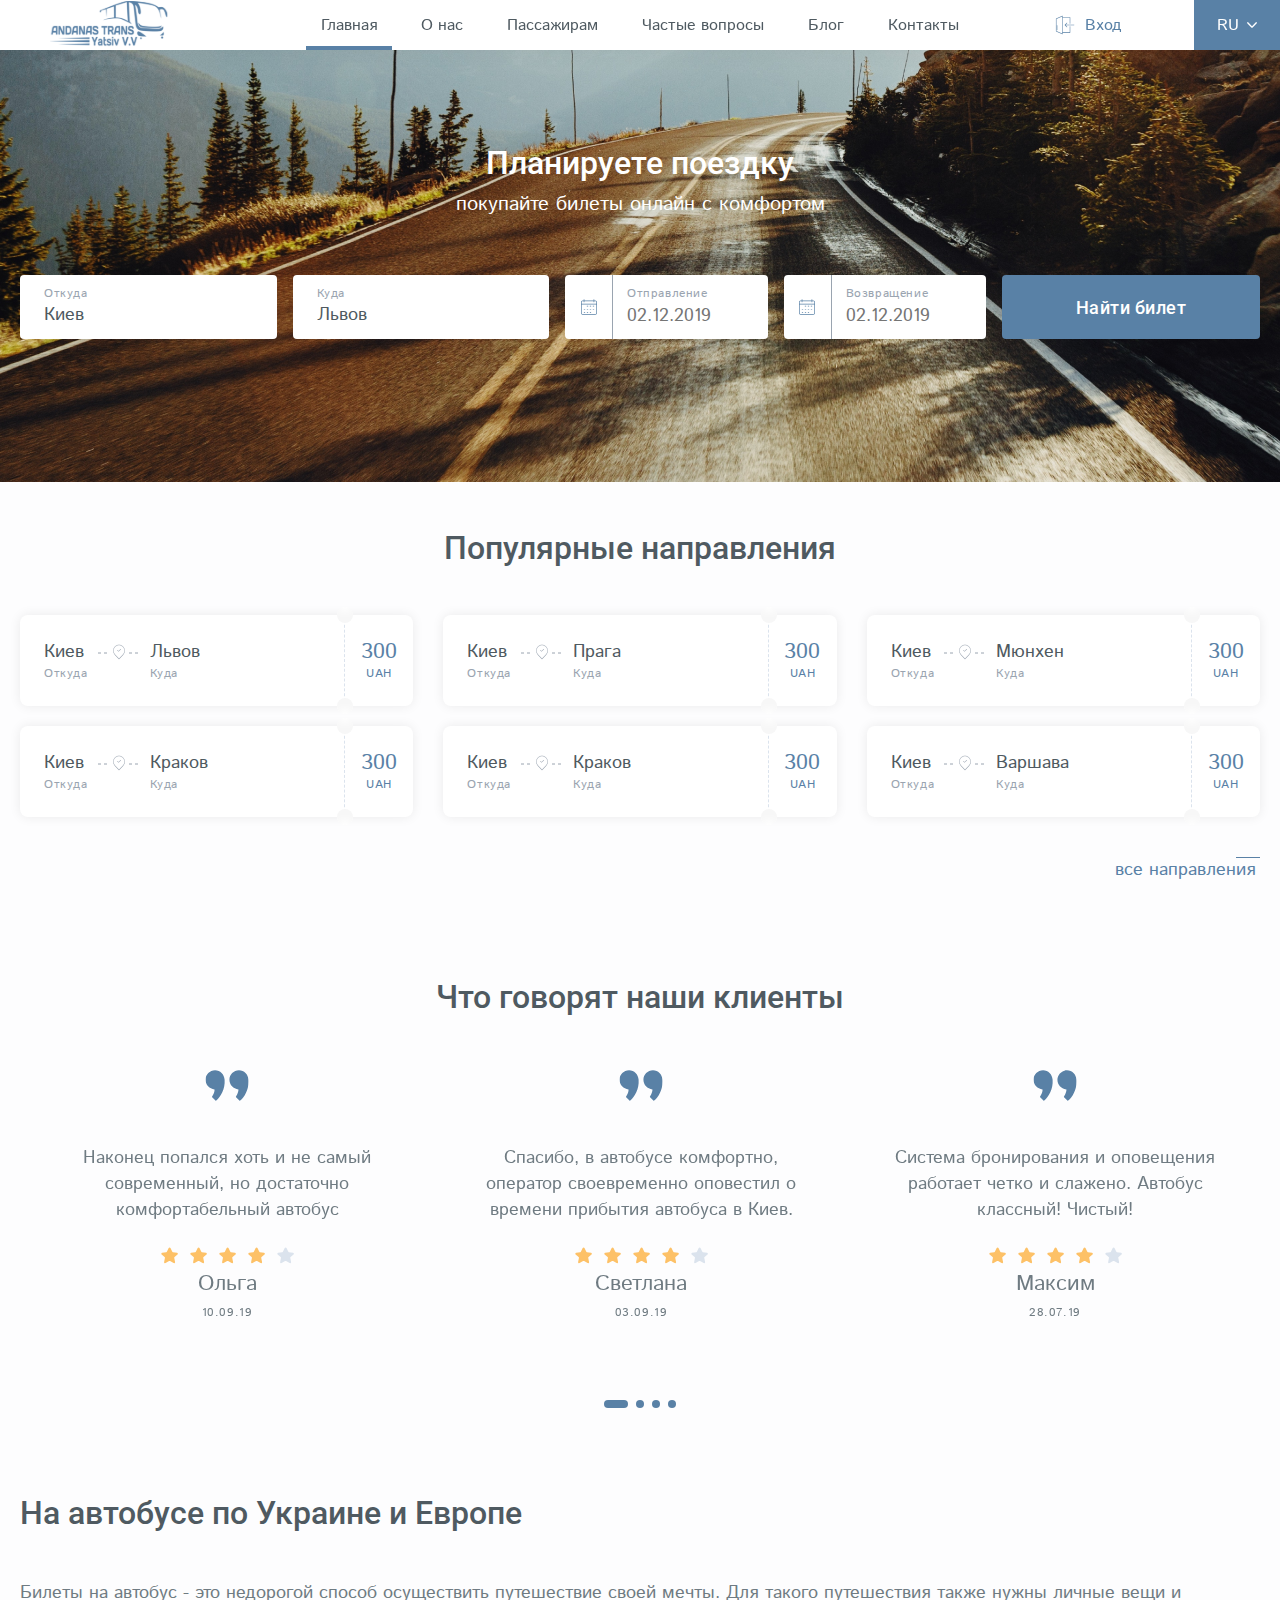
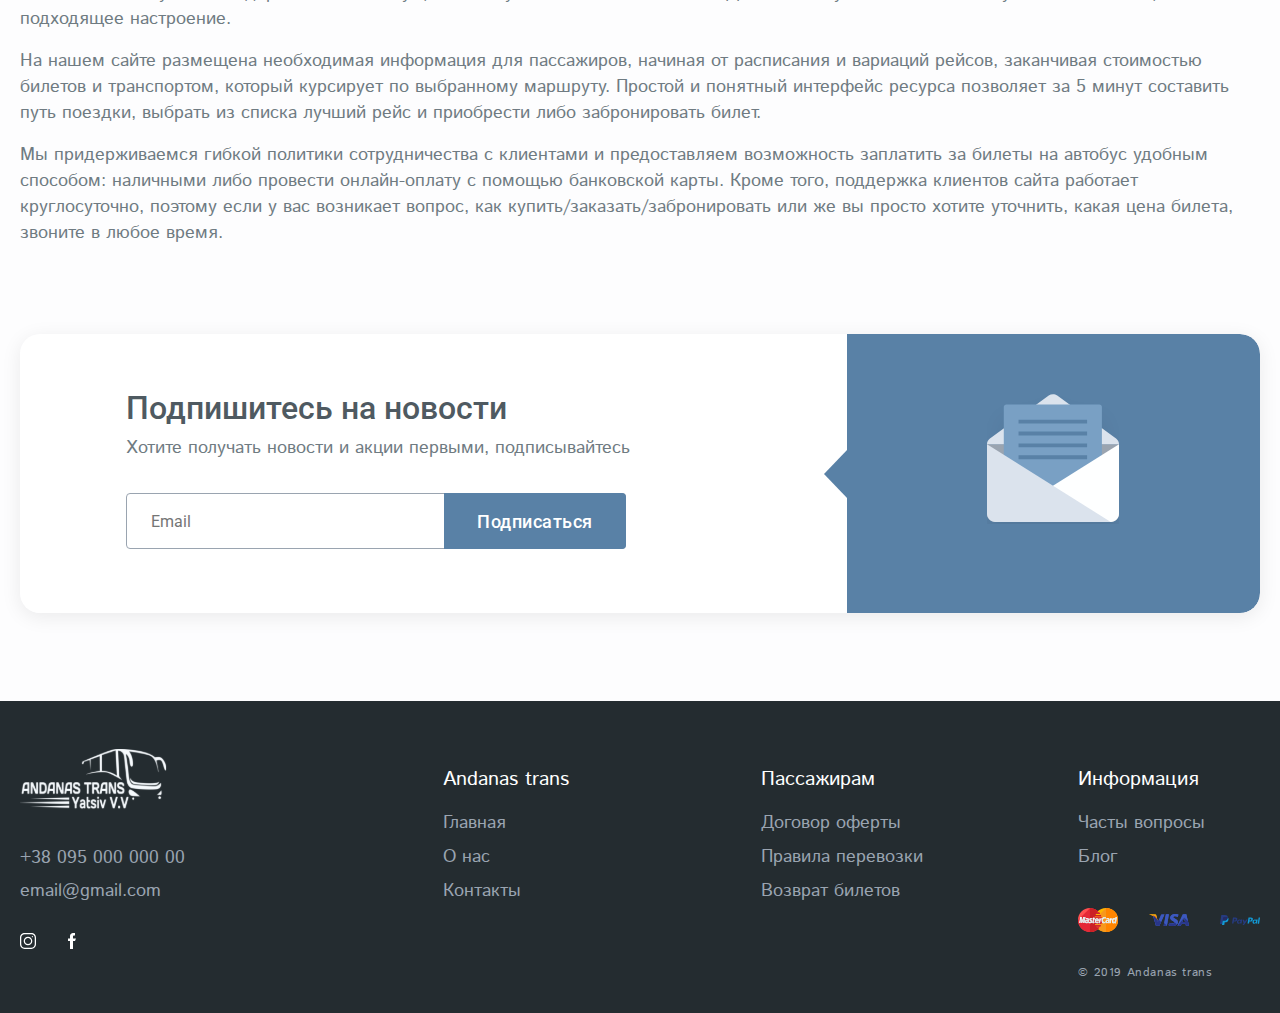
<file: index.html>
<!DOCTYPE html>
<html lang="en">

<head>
    <meta charset="UTF-8">
    <meta name="viewport" content="width=device-width, initial-scale=1.0">
    <meta http-equiv="X-UA-Compatible" content="ie=edge">
    <title>Main</title>
    <!-- google fonts -->
    <link
        href="https://fonts.googleapis.com/css?family=Istok+Web:400,700|Roboto:100,300,400,500,700,900&display=swap&subset=cyrillic"
        rel="stylesheet">
    <!-- style -->
    <link rel="stylesheet" href="css/bootstrap.min.css">
    <link rel="stylesheet" href="css/slick.css">
    <link rel="stylesheet" href="css/jquery.formstyler.css">
    <link rel="stylesheet" href="css/jquery.formstyler.theme.css">
    <link rel="stylesheet" href="css/datepicker.min.css">
    <link rel="stylesheet" href="css/common.css">
    <link rel="stylesheet" href="css/responsive.css">
</head>

<body>

    <header class="header">
        <div class="header__logo">
            <a href="#"><img src="image/logo.svg" alt=""></a>
        </div>
        <div class="header__menu">
            <nav>
                <ul class="no-style">
                    <li class="active"><a href="#">Главная</a></li>
                    <li><a href="#">О нас</a></li>
                    <li><a href="#">Пассажирам</a></li>
                    <li><a href="#">Частые вопросы</a></li>
                    <li><a href="#">Блог</a></li>
                    <li><a href="#">Контакты</a></li>
                </ul>
            </nav>
            <div class="header__rightbox showphone">
                <div class="header__login">
                    <a href="#"><span>Вход</span></a>
                </div>
            </div>
        </div>
        <div class="burger burger1"><span></span></div>
        <div class="header__rightbox">
            <div class="header__login">
                <a href="#"><span>Вход</span></a>
            </div>
            <div class="header__language">
                <span class="header__choosenlang">ru</span>
                <ul class="no-style">
                    <li><a href="#">ua</a></li>
                    <li><a href="#">en</a></li>
                    <li><a href="#">ru</a></li>
                </ul>
            </div>
        </div>
    </header>
    <main>
        <section class="choose-route">
            <div class="container">
                <h3>Планируете поездку</h3>
                <p class="subtitle">покупайте билеты онлайн с комфортом</p>
                <form action="">
                    <div class="route__row">
                        <div class="route__from">
                            <div class="route__fromcont">
                                <p class="route__title">Откуда</p>
                                <select name="" id="" class="transparentselect">
                                    <option value="0">Киев</option>
                                    <option value="1">Львов</option>
                                    <option value="2">Ивано-Франковск</option>
                                    <option value="3">Харьков</option>
                                    <option value="4">Херсон</option>
                                </select>
                            </div>
                        </div>
                        <div class="route__to">
                            <div class="route__tocont">
                                <p class="route__title">Куда</p>
                                <select name="" id="" class="transparentselect">
                                    <option value="0">Львов</option>
                                    <option value="1">Киев</option>
                                    <option value="2">Ивано-Франковск</option>
                                    <option value="3">Харьков</option>
                                    <option value="4">Херсон</option>
                                </select>
                            </div>
                        </div>
                        <div class="route__departure">
                            <div class="route__departurecont">
                                <div class="route__calicblock"></div>
                                <div class="route__calblock">
                                    <p class="route__title">Отправление</p>
                                    <input type='text' class="datepicker-here from-date" id=""
                                        placeholder="02.12.2019" />
                                </div>
                            </div>
                        </div>
                        <div class="route__departure">
                            <div class="route__departurecont">
                                <div class="route__calicblock"></div>
                                <div class="route__calblock">
                                    <p class="route__title">Возвращение</p>
                                    <input type='text' class="datepicker-here to-date" id="" placeholder="02.12.2019" />
                                </div>
                            </div>
                        </div>
                        <div class="route__btn">
                            <input type="submit" value="Найти билет">
                        </div>
                    </div>
                </form>
            </div>
        </section>

        <section class="poproutes">
            <div class="container">
                <h3 class="black">Популярные направления</h3>
                <div class="row">
                    <div class="col-xl-4 col-lg-6 col-md-6">
                        <div class="poproute">
                            <a href="#">
                                <div class="poproute__leftroute">
                                    <div class="poproute__from">
                                        <span class="poproute__city">Киев</span>
                                        <span class="poproute__subtitle">Откуда</span>
                                    </div>
                                    <div class="poproute__image"><img src="image/icons/route.svg" alt="image"></div>
                                    <div class="poproute__to">
                                        <span class="poproute__city">Львов</span>
                                        <span class="poproute__subtitle">Куда</span>
                                    </div>
                                </div>
                                <div class="poproute__rightprice">
                                    <p>300<span>uah</span></p>
                                </div>
                            </a>
                        </div>
                    </div>
                    <div class="col-xl-4 col-lg-6 col-md-6">
                        <div class="poproute">
                            <a href="#">
                                <div class="poproute__leftroute">
                                    <div class="poproute__from">
                                        <span class="poproute__city">Киев</span>
                                        <span class="poproute__subtitle">Откуда</span>
                                    </div>
                                    <div class="poproute__image"><img src="image/icons/route.svg" alt="image"></div>
                                    <div class="poproute__to">
                                        <span class="poproute__city">Прага</span>
                                        <span class="poproute__subtitle">Куда</span>
                                    </div>
                                </div>
                                <div class="poproute__rightprice">
                                    <p>300<span>uah</span></p>
                                </div>
                            </a>
                        </div>

                    </div>
                    <div class="col-xl-4 col-lg-6 col-md-6">
                        <div class="poproute">
                            <a href="#">
                                <div class="poproute__leftroute">
                                    <div class="poproute__from">
                                        <span class="poproute__city">Киев</span>
                                        <span class="poproute__subtitle">Откуда</span>
                                    </div>
                                    <div class="poproute__image"><img src="image/icons/route.svg" alt="image"></div>
                                    <div class="poproute__to">
                                        <span class="poproute__city">Мюнхен</span>
                                        <span class="poproute__subtitle">Куда</span>
                                    </div>
                                </div>
                                <div class="poproute__rightprice">
                                    <p>300<span>uah</span></p>
                                </div>
                            </a>
                        </div>

                    </div>
                    <div class="col-xl-4 col-lg-6 col-md-6">
                        <div class="poproute">
                            <a href="#">
                                <div class="poproute__leftroute">
                                    <div class="poproute__from">
                                        <span class="poproute__city">Киев</span>
                                        <span class="poproute__subtitle">Откуда</span>
                                    </div>
                                    <div class="poproute__image"><img src="image/icons/route.svg" alt="image"></div>
                                    <div class="poproute__to">
                                        <span class="poproute__city">Краков</span>
                                        <span class="poproute__subtitle">Куда</span>
                                    </div>
                                </div>
                                <div class="poproute__rightprice">
                                    <p>300<span>uah</span></p>
                                </div>
                            </a>
                        </div>
                    </div>
                    <div class="col-xl-4 col-lg-6 col-md-6">
                        <div class="poproute">
                            <a href="#">
                                <div class="poproute__leftroute">
                                    <div class="poproute__from">
                                        <span class="poproute__city">Киев</span>
                                        <span class="poproute__subtitle">Откуда</span>
                                    </div>
                                    <div class="poproute__image"><img src="image/icons/route.svg" alt="image"></div>
                                    <div class="poproute__to">
                                        <span class="poproute__city">Краков</span>
                                        <span class="poproute__subtitle">Куда</span>
                                    </div>
                                </div>
                                <div class="poproute__rightprice">
                                    <p>300<span>uah</span></p>
                                </div>
                            </a>
                        </div>

                    </div>
                    <div class="col-xl-4 col-lg-6 col-md-6">
                        <div class="poproute">
                            <a href="#">
                                <div class="poproute__leftroute">
                                    <div class="poproute__from">
                                        <span class="poproute__city">Киев</span>
                                        <span class="poproute__subtitle">Откуда</span>
                                    </div>
                                    <div class="poproute__image"><img src="image/icons/route.svg" alt="image"></div>
                                    <div class="poproute__to">
                                        <span class="poproute__city">Варшава</span>
                                        <span class="poproute__subtitle">Куда</span>
                                    </div>
                                </div>
                                <div class="poproute__rightprice">
                                    <p>300<span>uah</span></p>
                                </div>
                            </a>
                        </div>

                    </div>
                </div>
                <div class="allroutes-link">
                    <a href="#">все направления</a>
                </div>
            </div>
        </section>

        <section class="reviews">
            <div class="container">
                <h3 class="black">Что говорят наши клиенты</h3>
                <div class="reviews-slidersect">
                    <div class="reviews-slider">
                        <div>
                            <div class="reviews__slide">
                                <img src="image/icons/right-quote.svg" alt="image">
                                <p class="review__descr">
                                    Наконец попался хоть и не самый современный, но достаточно комфортабельный автобус
                                </p>
                                <div class="review__rating">
                                    <img src="image/icons/yellow-star.svg" alt="rating">
                                    <img src="image/icons/yellow-star.svg" alt="rating">
                                    <img src="image/icons/yellow-star.svg" alt="rating">
                                    <img src="image/icons/yellow-star.svg" alt="rating">
                                    <img src="image/icons/grey-star.svg" alt="rating">
                                </div>
                                <p class="review__name">Ольга</p>
                                <p class="review__date">10.09.19</p>
                            </div>
                        </div>
                        <div>
                            <div class="reviews__slide">
                                <img src="image/icons/right-quote.svg" alt="image">
                                <p class="review__descr">
                                    Спасибо, в автобусе комфортно, оператор своевременно оповестил о времени прибытия
                                    автобуса в Киев.
                                </p>
                                <div class="review__rating">
                                    <img src="image/icons/yellow-star.svg" alt="rating">
                                    <img src="image/icons/yellow-star.svg" alt="rating">
                                    <img src="image/icons/yellow-star.svg" alt="rating">
                                    <img src="image/icons/yellow-star.svg" alt="rating">
                                    <img src="image/icons/grey-star.svg" alt="rating">
                                </div>
                                <p class="review__name">Светлана</p>
                                <p class="review__date">03.09.19</p>
                            </div>
                        </div>
                        <div>
                            <div class="reviews__slide">
                                <img src="image/icons/right-quote.svg" alt="image">
                                <p class="review__descr">
                                    Система бронирования и оповещения работает четко и слажено. Автобус классный!
                                    Чистый!
                                </p>
                                <div class="review__rating">
                                    <img src="image/icons/yellow-star.svg" alt="rating">
                                    <img src="image/icons/yellow-star.svg" alt="rating">
                                    <img src="image/icons/yellow-star.svg" alt="rating">
                                    <img src="image/icons/yellow-star.svg" alt="rating">
                                    <img src="image/icons/grey-star.svg" alt="rating">
                                </div>
                                <p class="review__name">Максим</p>
                                <p class="review__date">28.07.19</p>
                            </div>
                        </div>
                        <div>
                            <div class="reviews__slide">
                                <img src="image/icons/right-quote.svg" alt="image">
                                <p class="review__descr">
                                    Спасибо, в автобусе комфортно, оператор своевременно оповестил о времени прибытия
                                    автобуса в Киев.
                                </p>
                                <div class="review__rating">
                                    <img src="image/icons/yellow-star.svg" alt="rating">
                                    <img src="image/icons/yellow-star.svg" alt="rating">
                                    <img src="image/icons/yellow-star.svg" alt="rating">
                                    <img src="image/icons/yellow-star.svg" alt="rating">
                                    <img src="image/icons/grey-star.svg" alt="rating">
                                </div>
                                <p class="review__name">Светлана</p>
                                <p class="review__date">03.09.19</p>
                            </div>
                        </div>
                    </div>
                </div>
            </div>
        </section>

        <section class="subscribe">
            <div class="container">
                <h3 class="black text-left">На автобусе по Украине и Европе</h3>
                <div class="subscribe__textblock">
                    <p>
                        Билеты на автобус - это недорогой способ осуществить путешествие своей мечты. Для такого
                        путешествия также нужны личные вещи и подходящее настроение.
                    </p>
                    <p>
                        На нашем сайте размещена необходимая информация для пассажиров, начиная от расписания и вариаций
                        рейсов, заканчивая стоимостью билетов и транспортом, который курсирует по выбранному маршруту.
                        Простой и понятный интерфейс ресурса позволяет за 5 минут составить путь поездки, выбрать из
                        списка лучший рейс и приобрести либо забронировать билет.
                    </p>
                    <p>
                        Мы придерживаемся гибкой политики сотрудничества с клиентами и предоставляем возможность
                        заплатить за билеты на автобус удобным способом: наличными либо провести онлайн-оплату с помощью
                        банковской карты. Кроме того, поддержка клиентов сайта работает круглосуточно, поэтому если у
                        вас возникает вопрос, как купить/заказать/забронировать или же вы просто хотите уточнить, какая
                        цена билета, звоните в любое время.
                    </p>

                    <div class="readall"><span>читать все</span></div>
                </div>
                <div class="subscribebox">
                    <div class="row no-gutters">
                        <div class="col-xl-8 col-lg-8 col-md-9 col-sm-9">
                            <div class="subscribebox__leftblock">
                                <p class="title">Подпишитесь на новости</p>
                                <p class="descr">Хотите получать новости и акции первыми, подписывайтесь</p>
                                <form action="">
                                    <div class="subscribebox__inputfield">
                                        <input type="email" placeholder="Email">
                                        <input type="submit" value="Подписаться">
                                    </div>
                                </form>
                            </div>
                        </div>
                        <div class="col-xl-4 col-lg-4 col-md-3 col-sm-3">
                            <div class="subscribebox__rightblock">
                            </div>
                        </div>
                    </div>
                </div>
            </div>
        </section>
    </main>

    <footer class="footer">
        <div class="container">
            <div class="row">
                <div class="col-xl-4 col-lg-4 col-md-3">
                    <div class="footer__leftbox">
                        <a href="#" class="logo-footer"><img src="image/icons/logo-footer.svg" alt="logo"></a>
                        <ul>
                            <li><a href="tel:+3809500000000">+38 095 000 000 00</a></li>
                            <li><a href="mailto:email@gmail.com">email@gmail.com</a></li>
                            <li>
                                <a href="#" target="_blank"><img src="image/icons/instagram-white.svg"
                                        alt="instagram"></a>
                                <a href="#" target="_blank"><img src="image/icons/facebook-white.svg"
                                        alt="facebook"></a>
                            </li>
                        </ul>
                    </div>
                </div>
                <div class="col-xl-3 col-lg-3 col-md-3 phone-hide">
                    <div class="footer__list">
                        <p class="title">Andanas trans</p>
                        <ul>
                            <li><a href="#">Главная</a></li>
                            <li><a href="#">О нас</a></li>
                            <li><a href="#">Контакты</a></li>
                        </ul>
                    </div>
                </div>
                <div class="col-xl-3 col-lg-3 col-md-3 phone-hide">
                    <div class="footer__list">
                        <p class="title">Пассажирам</p>
                        <ul>
                            <li><a href="#">Договор оферты</a></li>
                            <li><a href="#">Правила перевозки</a></li>
                            <li><a href="#">Возврат билетов</a></li>
                        </ul>
                    </div>
                </div>
                <div class="col-xl-2 col-lg-2 col-md-3">
                    <div class="footer__list">
                        <p class="title phone-hide">Информация</p>
                        <ul class="phone-hide">
                            <li><a href="#">Часты вопросы</a></li>
                            <li><a href="#">Блог</a></li>
                        </ul>
                        <div class="footer__card">
                            <a href="#"><img src="image/icons/mastercard.svg" alt="mastercard"></a>
                            <a href="#"><img src="image/icons/visa.svg" alt="visa"></a>
                            <a href="#"><img src="image/icons/paypal.svg" alt="paypal"></a>
                        </div>
                        <p class="foot-resived">© 2019 Andanas trans </p>
                    </div>
                </div>
            </div>
        </div>
    </footer>














    <script src="js/jquery.min.js"></script>
    <script src="js/bootstrap.min.js"></script>
    <script src="js/jquery.formstyler.min.js"></script>
    <script src="js/slick.min.js"></script>
    <script src="js/datepicker.min.js"></script>
    <script src="js/common.js"></script>

</body>

</html>
</file>
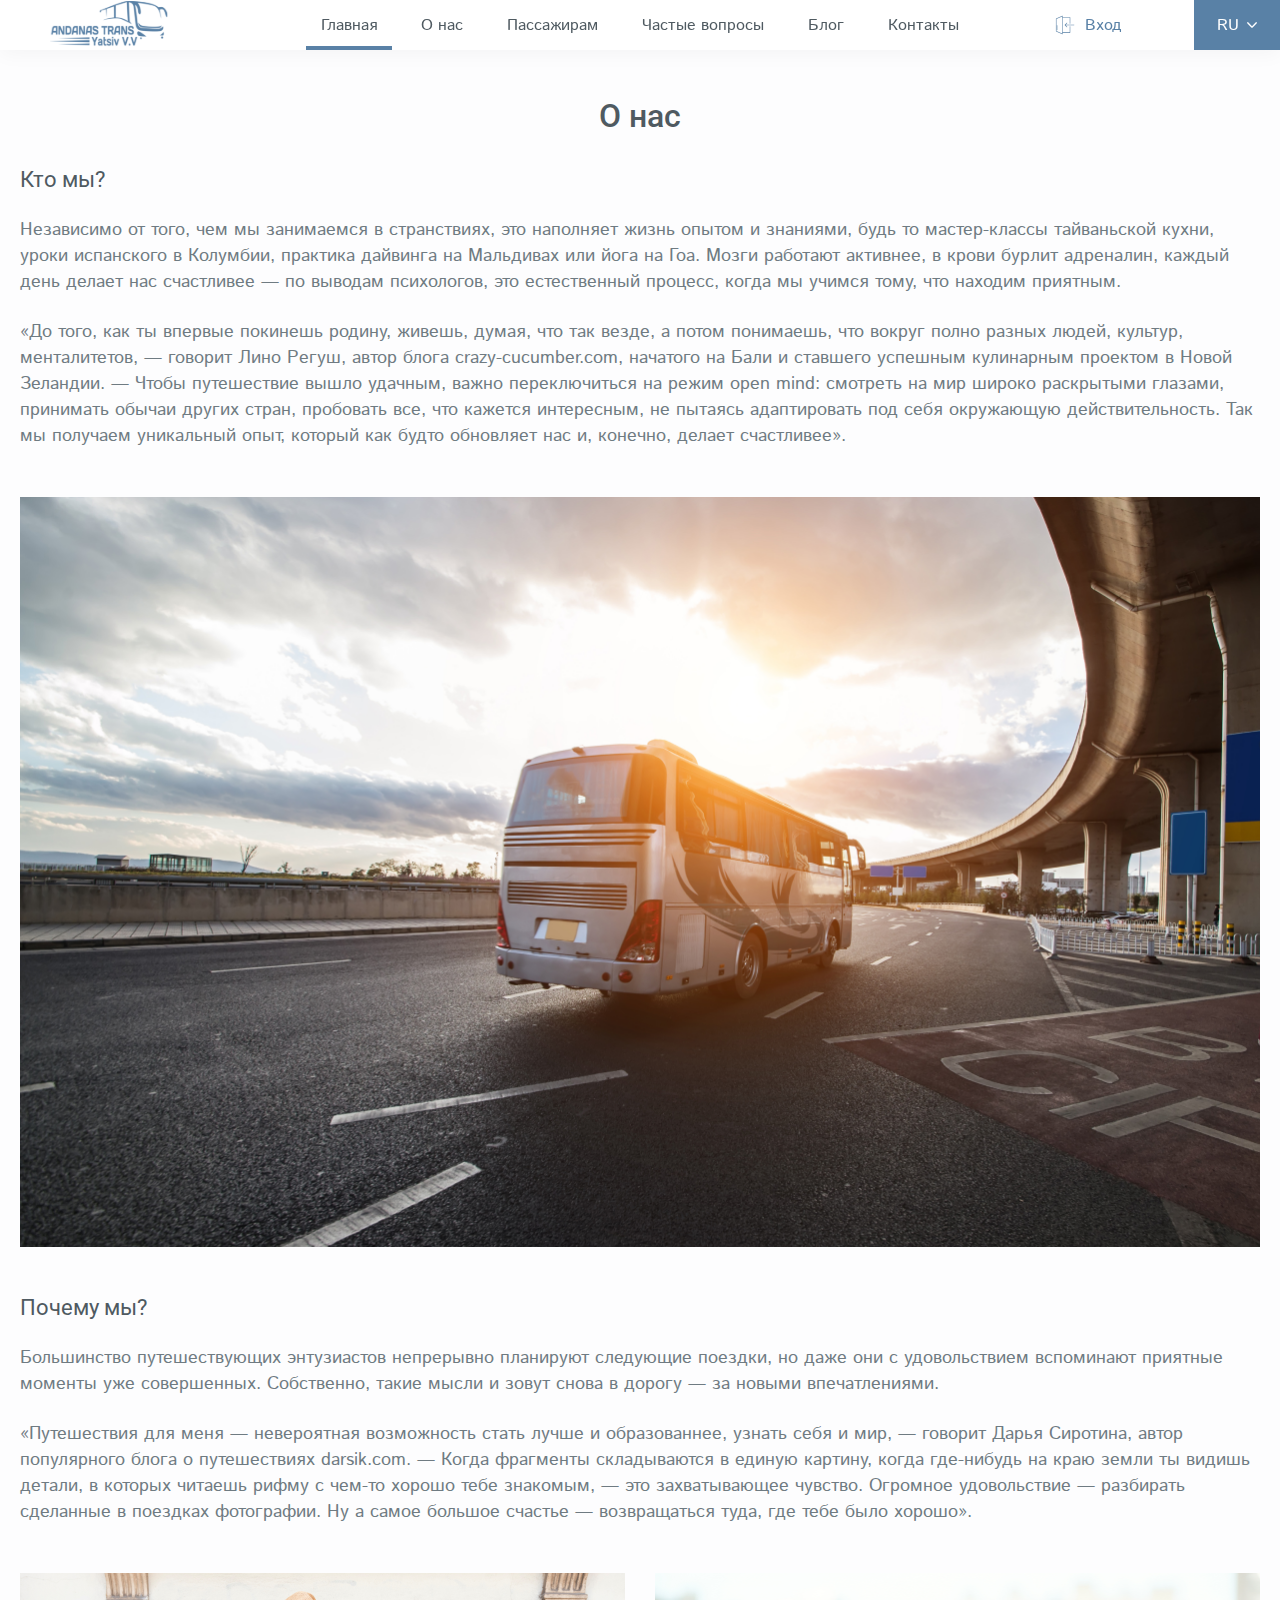
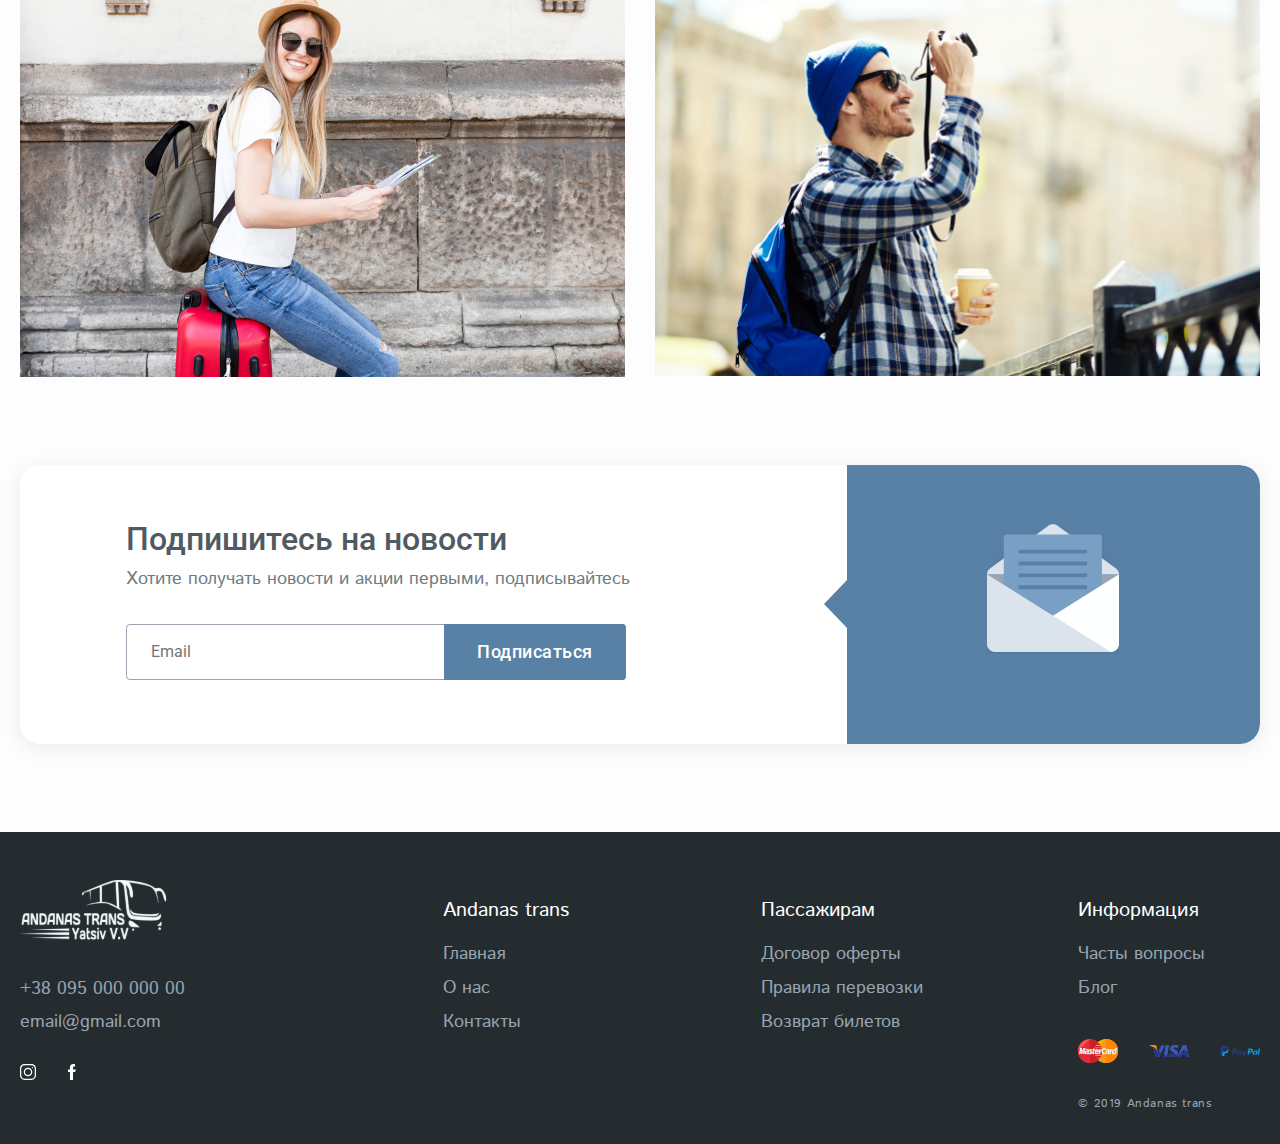
<file: about-us.html>
<!DOCTYPE html>
<html lang="en">

<head>
    <meta charset="UTF-8">
    <meta name="viewport" content="width=device-width, initial-scale=1.0">
    <meta http-equiv="X-UA-Compatible" content="ie=edge">
    <title>About Us</title>
    <!-- google fonts -->
    <link
        href="https://fonts.googleapis.com/css?family=Istok+Web:400,700|Roboto:100,300,400,500,700,900&display=swap&subset=cyrillic"
        rel="stylesheet">
    <!-- style -->
    <link rel="stylesheet" href="css/bootstrap.min.css">
    <link rel="stylesheet" href="css/common.css">
    <link rel="stylesheet" href="css/responsive.css">
</head>

<body>

    <header class="header">
        <div class="header__logo">
            <a href="#"><img src="image/logo.svg" alt=""></a>
        </div>
        <div class="header__menu">
            <nav>
                <ul class="no-style">
                    <li class="active"><a href="#">Главная</a></li>
                    <li><a href="#">О нас</a></li>
                    <li><a href="#">Пассажирам</a></li>
                    <li><a href="#">Частые вопросы</a></li>
                    <li><a href="#">Блог</a></li>
                    <li><a href="#">Контакты</a></li>
                </ul>
            </nav>
            <div class="header__rightbox showphone">
                <div class="header__login">
                    <a href="#"><span>Вход</span></a>
                </div>
            </div>
        </div>
        <div class="burger burger1"><span></span></div>
        <div class="header__rightbox">
            <div class="header__login">
                <a href="#"><span>Вход</span></a>
            </div>
            <div class="header__language">
                <span class="header__choosenlang">ru</span>
                <ul class="no-style">
                    <li><a href="#">ua</a></li>
                    <li><a href="#">en</a></li>
                    <li><a href="#">ru</a></li>
                </ul>
            </div>
        </div>
    </header>
    <main>
        <section class="aboutus-content general">
            <div class="container">
                <h3 class="black">О нас</h3>
                <div class="abus-section">
                    <p class="title">Кто мы?</p>
                    <p>
                        Независимо от того, чем мы занимаемся в странствиях, это наполняет жизнь опытом и знаниями, будь
                        то мастер-классы тайваньской кухни, уроки испанского в Колумбии, практика дайвинга на Мальдивах
                        или йога на Гоа. Мозги работают активнее, в крови бурлит адреналин, каждый день делает нас
                        счастливее — по выводам психологов, это естественный процесс, когда мы учимся тому, что находим
                        приятным.
                    </p>
                    <p>
                        «До того, как ты впервые покинешь родину, живешь, думая, что так везде, а потом понимаешь, что
                        вокруг полно разных людей, культур, менталитетов, — говорит Лино Регуш, автор блога
                        crazy-cucumber.com, начатого на Бали и ставшего успешным кулинарным проектом в Новой Зеландии. —
                        Чтобы путешествие вышло удачным, важно переключиться на режим open mind: смотреть на мир широко
                        раскрытыми глазами, принимать обычаи других стран, пробовать все, что кажется интересным, не
                        пытаясь адаптировать под себя окружающую действительность. Так мы получаем уникальный опыт,
                        который как будто обновляет нас и, конечно, делает счастливее».
                    </p>
                    <img src="image/pic1.png" alt="image">
                    <p class="title">Почему мы?</p>
                    <p>
                        Большинство путешествующих энтузиастов непрерывно планируют следующие поездки, но даже они с
                        удовольствием вспоминают приятные моменты уже совершенных. Собственно, такие мысли и зовут снова
                        в дорогу — за новыми впечатлениями.
                    </p>
                    <p>
                        «Путешествия для меня — невероятная возможность стать лучше и образованнее, узнать себя и мир, —
                        говорит Дарья Сиротина, автор популярного блога о путешествиях darsik.com. — Когда фрагменты
                        складываются в единую картину, когда где-нибудь на краю земли ты видишь детали, в которых
                        читаешь рифму с чем-то хорошо тебе знакомым, — это захватывающее чувство. Огромное удовольствие
                        — разбирать сделанные в поездках фотографии. Ну а самое большое счастье — возвращаться туда, где
                        тебе было хорошо».
                    </p>
                    <div class="row twopic">
                        <div class="col-sm-6">
                            <img src="image/pic2.png" alt="image">
                        </div>
                        <div class="col-sm-6">
                            <img src="image/pic3.png" alt="image">
                        </div>
                    </div>
                </div>
            </div>
        </section>
        <section class="subscribe">
            <div class="container">
                <div class="subscribebox">
                    <div class="row no-gutters">
                        <div class="col-xl-8 col-lg-8 col-md-9 col-sm-9">
                            <div class="subscribebox__leftblock">
                                <p class="title">Подпишитесь на новости</p>
                                <p class="descr">Хотите получать новости и акции первыми, подписывайтесь</p>
                                <form action="">
                                    <div class="subscribebox__inputfield">
                                        <input type="email" placeholder="Email">
                                        <input type="submit" value="Подписаться">
                                    </div>
                                </form>
                            </div>
                        </div>
                        <div class="col-xl-4 col-lg-4 col-md-3 col-sm-3">
                            <div class="subscribebox__rightblock">
                            </div>
                        </div>
                    </div>
                </div>
            </div>
        </section>
    </main>

    <footer class="footer">
        <div class="container">
            <div class="row">
                <div class="col-xl-4 col-lg-4 col-md-3">
                    <div class="footer__leftbox">
                        <a href="#" class="logo-footer"><img src="image/icons/logo-footer.svg" alt="logo"></a>
                        <ul>
                            <li><a href="tel:+3809500000000">+38 095 000 000 00</a></li>
                            <li><a href="mailto:email@gmail.com">email@gmail.com</a></li>
                            <li>
                                <a href="#" target="_blank"><img src="image/icons/instagram-white.svg"
                                        alt="instagram"></a>
                                <a href="#" target="_blank"><img src="image/icons/facebook-white.svg"
                                        alt="facebook"></a>
                            </li>
                        </ul>
                    </div>
                </div>
                <div class="col-xl-3 col-lg-3 col-md-3 phone-hide">
                    <div class="footer__list">
                        <p class="title">Andanas trans</p>
                        <ul>
                            <li><a href="#">Главная</a></li>
                            <li><a href="#">О нас</a></li>
                            <li><a href="#">Контакты</a></li>
                        </ul>
                    </div>
                </div>
                <div class="col-xl-3 col-lg-3 col-md-3 phone-hide">
                    <div class="footer__list">
                        <p class="title">Пассажирам</p>
                        <ul>
                            <li><a href="#">Договор оферты</a></li>
                            <li><a href="#">Правила перевозки</a></li>
                            <li><a href="#">Возврат билетов</a></li>
                        </ul>
                    </div>
                </div>
                <div class="col-xl-2 col-lg-2 col-md-3">
                    <div class="footer__list">
                        <p class="title phone-hide">Информация</p>
                        <ul class="phone-hide">
                            <li><a href="#">Часты вопросы</a></li>
                            <li><a href="#">Блог</a></li>
                        </ul>
                        <div class="footer__card">
                            <a href="#"><img src="image/icons/mastercard.svg" alt="mastercard"></a>
                            <a href="#"><img src="image/icons/visa.svg" alt="visa"></a>
                            <a href="#"><img src="image/icons/paypal.svg" alt="paypal"></a>
                        </div>
                        <p class="foot-resived">© 2019 Andanas trans </p>
                    </div>
                </div>
            </div>
        </div>
    </footer>














    <script src="js/jquery.min.js"></script>
    <script src="js/bootstrap.min.js"></script>
    <!-- <script src="js/jquery.formstyler.min.js"></script>
    <script src="js/slick.min.js"></script>
    <script src="js/datepicker.min.js"></script> -->
    <script src="js/common.js"></script>

</body>

</html>
</file>
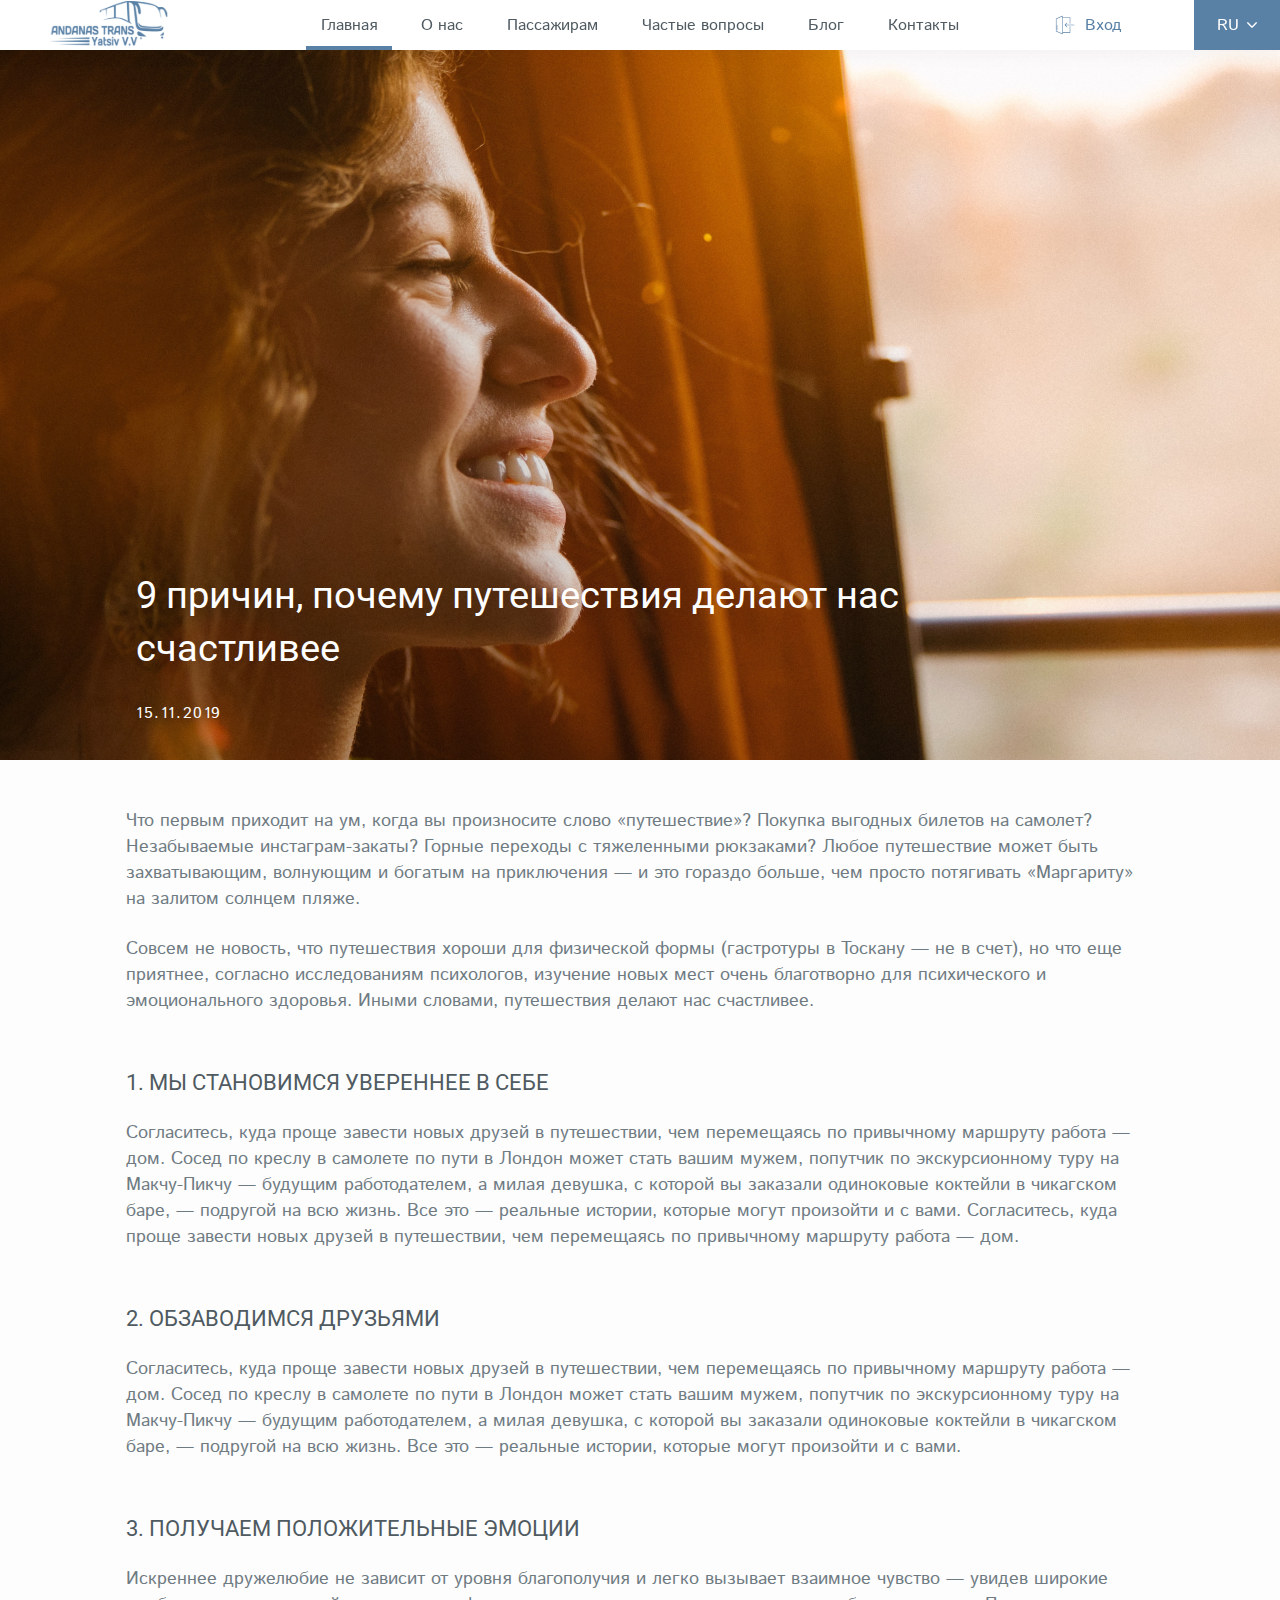
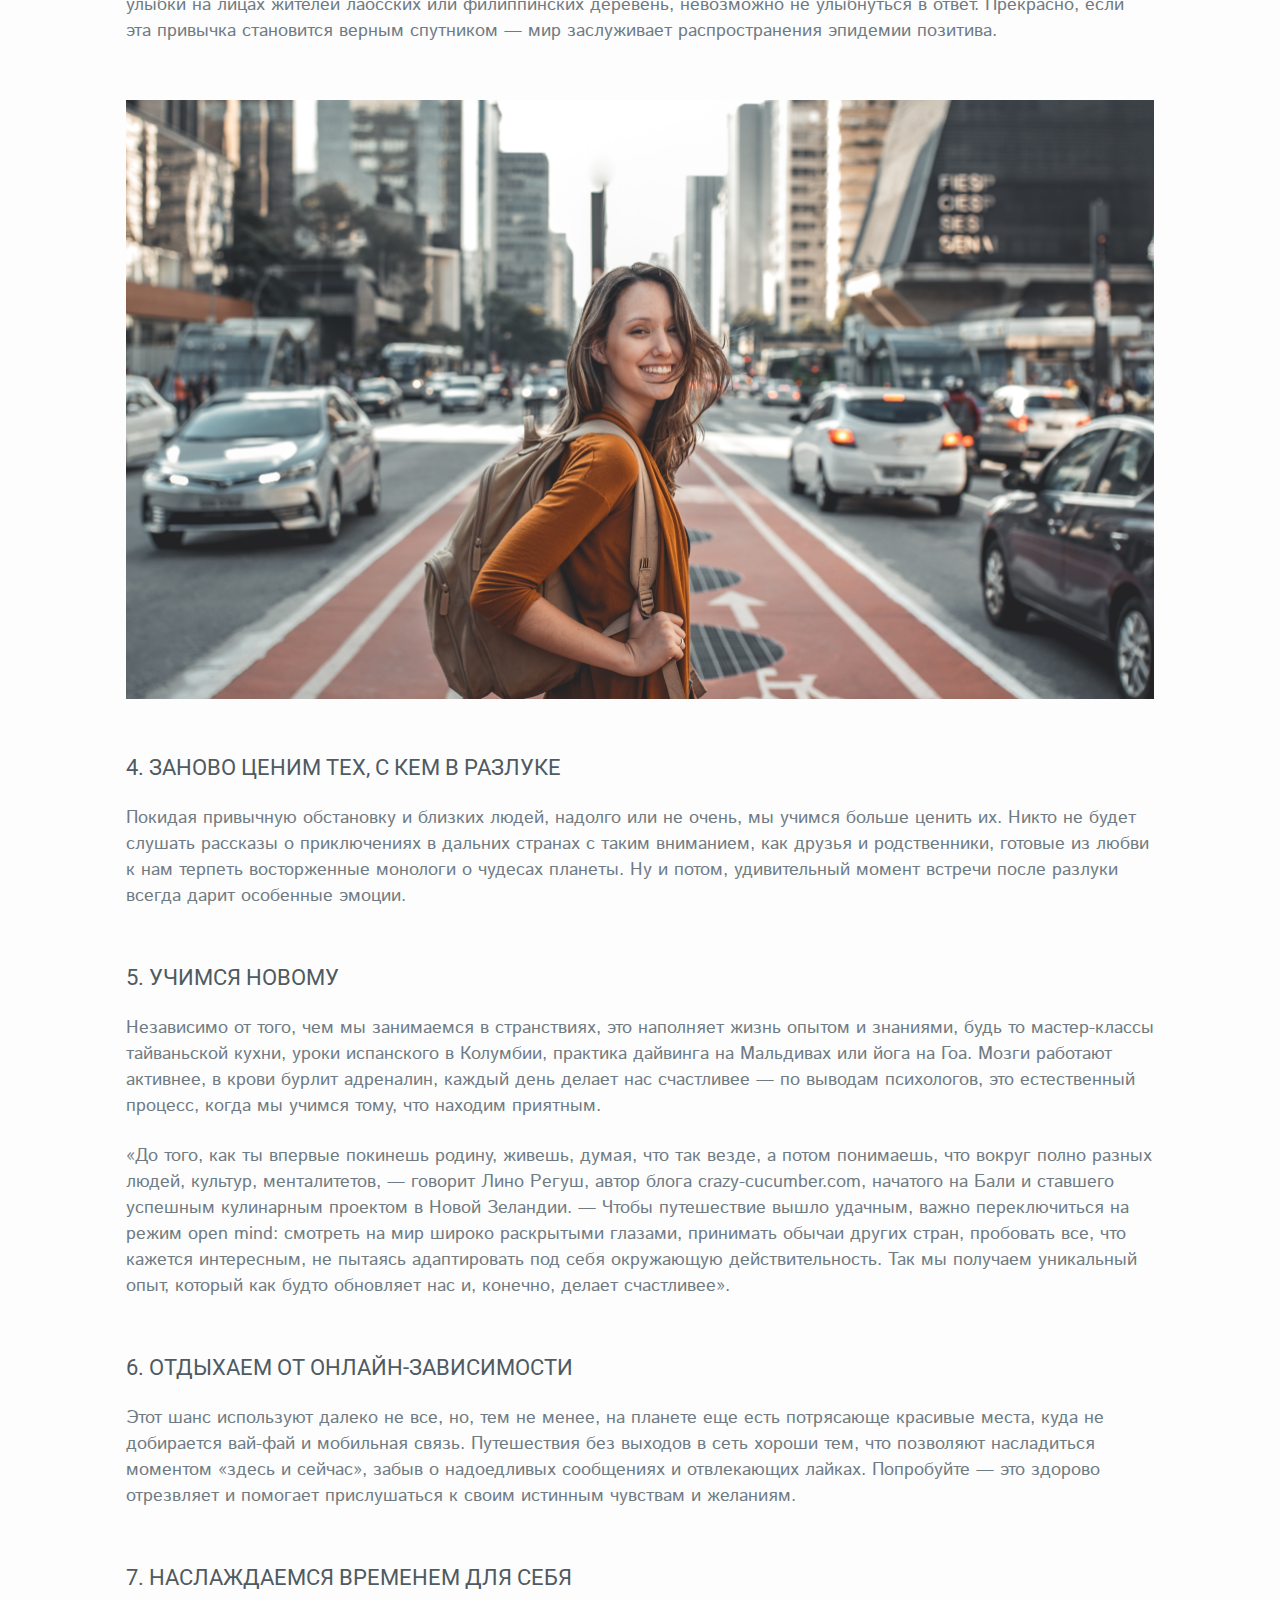
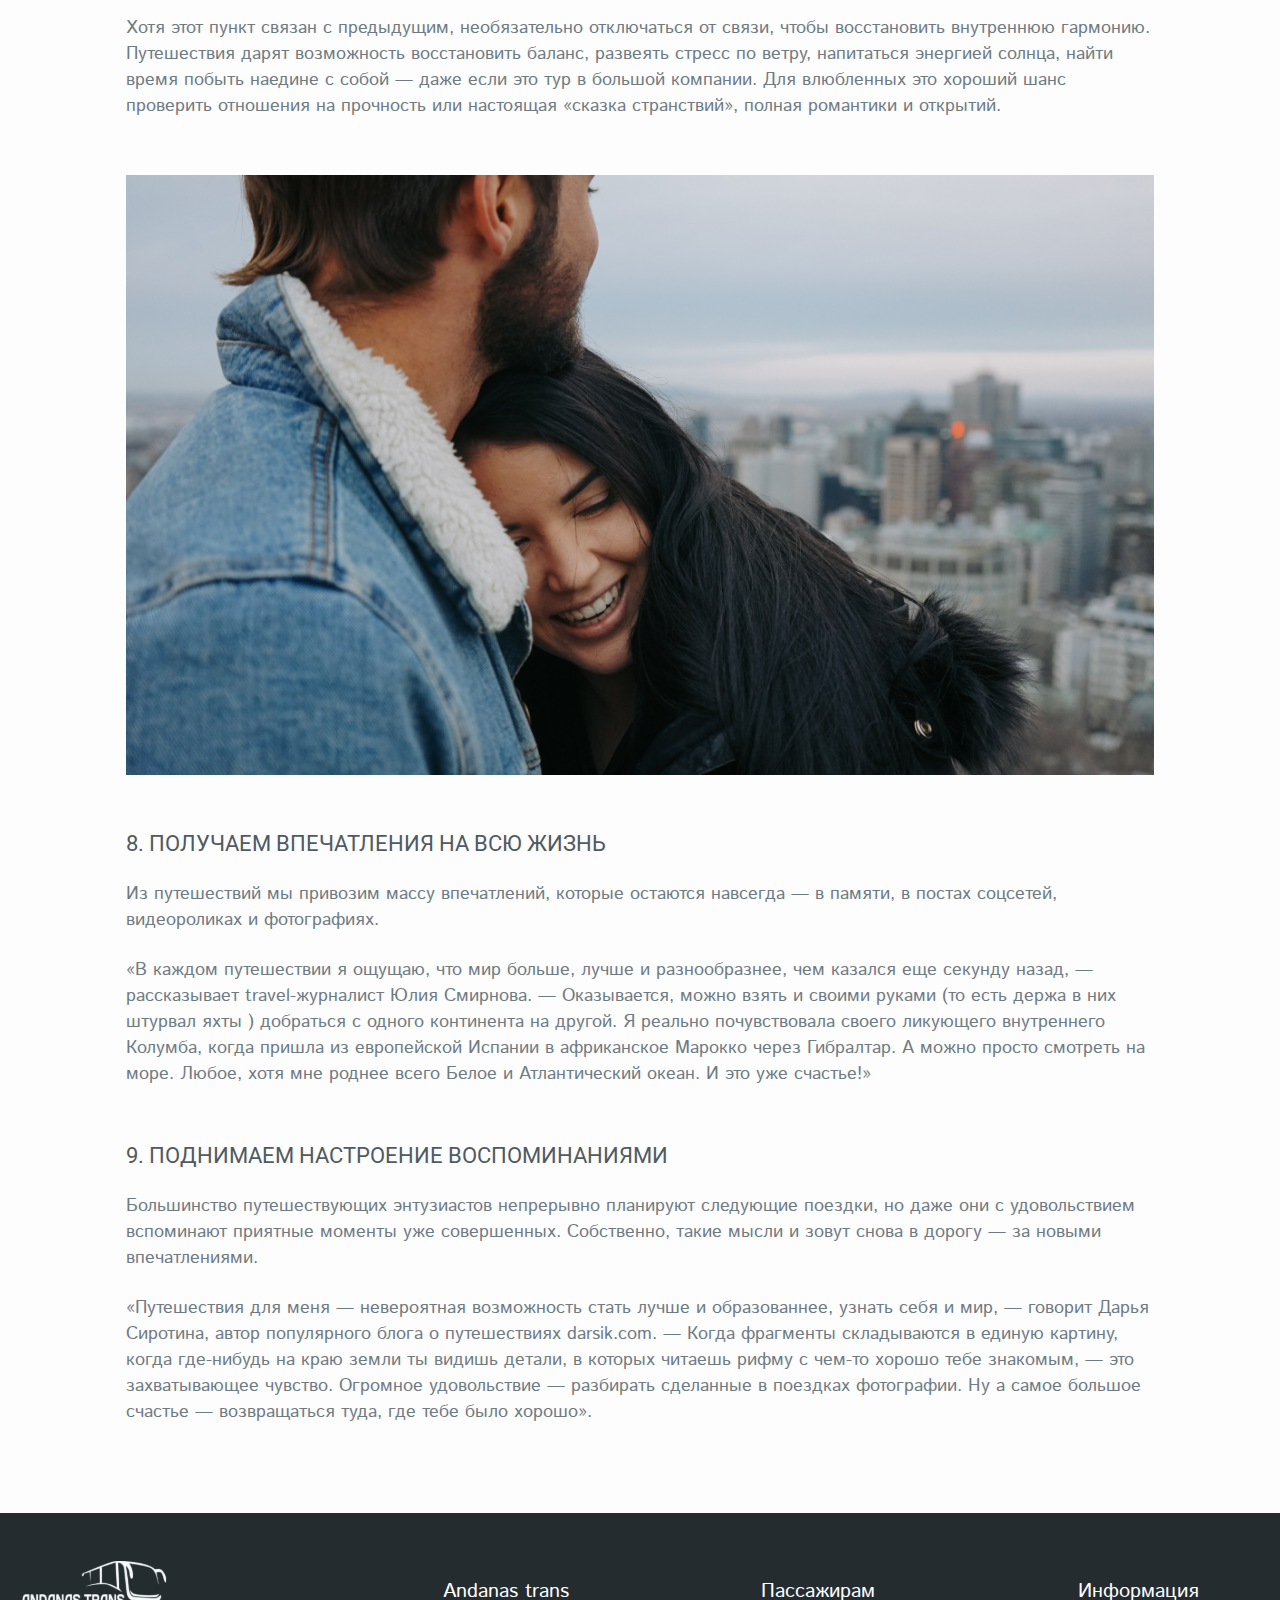
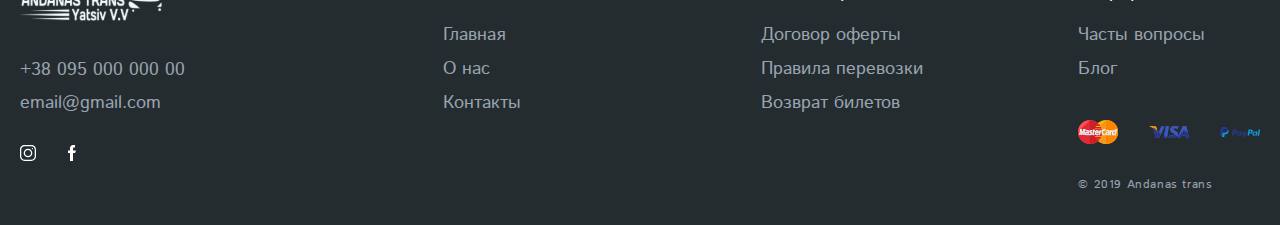
<file: blog-open.html>
<!DOCTYPE html>
<html lang="en">

<head>
    <meta charset="UTF-8">
    <meta name="viewport" content="width=device-width, initial-scale=1.0">
    <meta http-equiv="X-UA-Compatible" content="ie=edge">
    <title>Blog open</title>
    <!-- google fonts -->
    <link
        href="https://fonts.googleapis.com/css?family=Istok+Web:400,700|Roboto:100,300,400,500,700,900&display=swap&subset=cyrillic"
        rel="stylesheet">
    <!-- style -->
    <link rel="stylesheet" href="css/bootstrap.min.css">
    <link rel="stylesheet" href="css/common.css">
    <link rel="stylesheet" href="css/responsive.css">
</head>

<body>

    <header class="header">
        <div class="header__logo">
            <a href="#"><img src="image/logo.svg" alt=""></a>
        </div>
        <div class="header__menu">
            <nav>
                <ul class="no-style">
                    <li class="active"><a href="#">Главная</a></li>
                    <li><a href="#">О нас</a></li>
                    <li><a href="#">Пассажирам</a></li>
                    <li><a href="#">Частые вопросы</a></li>
                    <li><a href="#">Блог</a></li>
                    <li><a href="#">Контакты</a></li>
                </ul>
            </nav>
            <div class="header__rightbox showphone">
                <div class="header__login">
                    <a href="#"><span>Вход</span></a>
                </div>
            </div>
        </div>
        <div class="burger burger1"><span></span></div>
        <div class="header__rightbox">
            <div class="header__login">
                <a href="#"><span>Вход</span></a>
            </div>
            <div class="header__language">
                <span class="header__choosenlang">ru</span>
                <ul class="no-style">
                    <li><a href="#">ua</a></li>
                    <li><a href="#">en</a></li>
                    <li><a href="#">ru</a></li>
                </ul>
            </div>
        </div>
    </header>
    <main>
        <section class="blogopen">
            <div class="topsect">
                <img src="image/blogop1.png" alt="image">
                <div class="blogopen__toptext">
                    <p class="title">9 причин, почему путешествия делают нас счастливее</p>
                    <p class="date">15.11.2019</p>
                </div>
            </div>
            <div class="blogopen__textsect">
                <div class="container">
                    <div class="row justify-content-center">
                        <div class="col-lg-10">
                            <p>
                                Что первым приходит на ум, когда вы произносите слово «путешествие»? Покупка выгодных
                                билетов на самолет? Незабываемые инстаграм-закаты? Горные переходы с тяжеленными
                                рюкзаками? Любое путешествие может быть захватывающим, волнующим и богатым на
                                приключения — и это гораздо больше, чем просто потягивать «Маргариту» на залитом солнцем
                                пляже.
                            </p>
                            <p>
                                Совсем не новость, что путешествия хороши для физической формы (гастротуры в Тоскану —
                                не в счет), но что еще приятнее, согласно исследованиям психологов, изучение новых мест
                                очень благотворно для психического и эмоционального здоровья. Иными словами, путешествия
                                делают нас счастливее.
                            </p>
                            <p class="blogopen__title">1. МЫ СТАНОВИМСЯ УВЕРЕННЕЕ В СЕБЕ</p>
                            <p>
                                Согласитесь, куда проще завести новых друзей в путешествии, чем перемещаясь по
                                привычному маршруту работа — дом. Сосед по креслу в самолете по пути в Лондон может
                                стать вашим мужем, попутчик по экскурсионному туру на Макчу-Пикчу — будущим
                                работодателем, а милая девушка, с которой вы заказали одиноковые коктейли в чикагском
                                баре, — подругой на всю жизнь. Все это — реальные истории, которые могут произойти и с
                                вами. Согласитесь, куда проще завести новых друзей в путешествии, чем перемещаясь по
                                привычному маршруту работа — дом.
                            </p>
                            <p class="blogopen__title">2. ОБЗАВОДИМСЯ ДРУЗЬЯМИ</p>
                            <p>
                                Согласитесь, куда проще завести новых друзей в путешествии, чем перемещаясь по
                                привычному маршруту работа — дом. Сосед по креслу в самолете по пути в Лондон может
                                стать вашим мужем, попутчик по экскурсионному туру на Макчу-Пикчу — будущим
                                работодателем, а милая девушка, с которой вы заказали одиноковые коктейли в чикагском
                                баре, — подругой на всю жизнь. Все это — реальные истории, которые могут произойти и с
                                вами.
                            </p>
                            <p class="blogopen__title">3. ПОЛУЧАЕМ ПОЛОЖИТЕЛЬНЫЕ ЭМОЦИИ</p>
                            <p>Искреннее дружелюбие не зависит от уровня благополучия и легко вызывает взаимное чувство
                                — увидев широкие улыбки на лицах жителей лаосских или филиппинских деревень, невозможно
                                не улыбнуться в ответ. Прекрасно, если эта привычка становится верным спутником — мир
                                заслуживает распространения эпидемии позитива.</p>
                            <img src="image/blogop2.png" alt="image">
                            <p class="blogopen__title">4. ЗАНОВО ЦЕНИМ ТЕХ, С КЕМ В РАЗЛУКЕ</p>
                            <p>
                                Покидая привычную обстановку и близких людей, надолго или не очень, мы учимся больше
                                ценить их. Никто не будет слушать рассказы о приключениях в дальних странах с таким
                                вниманием, как друзья и родственники, готовые из любви к нам терпеть восторженные
                                монологи о чудесах планеты. Ну и потом, удивительный момент встречи после разлуки всегда
                                дарит особенные эмоции.
                            </p>
                            <p class="blogopen__title">5. УЧИМСЯ НОВОМУ</p>
                            <p>
                                Независимо от того, чем мы занимаемся в странствиях, это наполняет жизнь опытом и
                                знаниями, будь то мастер-классы тайваньской кухни, уроки испанского в Колумбии, практика
                                дайвинга на Мальдивах или йога на Гоа. Мозги работают активнее, в крови бурлит
                                адреналин, каждый день делает нас счастливее — по выводам психологов, это естественный
                                процесс, когда мы учимся тому, что находим приятным.
                            </p>
                            <p>
                                «До того, как ты впервые покинешь родину, живешь, думая, что так везде, а потом
                                понимаешь, что вокруг полно разных людей, культур, менталитетов, — говорит Лино Регуш,
                                автор блога crazy-cucumber.com, начатого на Бали и ставшего успешным кулинарным проектом
                                в Новой Зеландии. — Чтобы путешествие вышло удачным, важно переключиться на режим open
                                mind: смотреть на мир широко раскрытыми глазами, принимать обычаи других стран,
                                пробовать все, что кажется интересным, не пытаясь адаптировать под себя окружающую
                                действительность. Так мы получаем уникальный опыт, который как будто обновляет нас и,
                                конечно, делает счастливее».
                            </p>
                            <p class="blogopen__title">6. ОТДЫХАЕМ ОТ ОНЛАЙН-ЗАВИСИМОСТИ</p>
                            <p>
                                Этот шанс используют далеко не все, но, тем не менее, на планете еще есть потрясающе
                                красивые места, куда не добирается вай-фай и мобильная связь. Путешествия без выходов в
                                сеть хороши тем, что позволяют насладиться моментом «здесь и сейчас», забыв о
                                надоедливых сообщениях и отвлекающих лайках. Попробуйте — это здорово отрезвляет и
                                помогает прислушаться к своим истинным чувствам и желаниям.
                            </p>
                            <p class="blogopen__title">7. НАСЛАЖДАЕМСЯ ВРЕМЕНЕМ ДЛЯ СЕБЯ</p>
                            <p>
                                Хотя этот пункт связан с предыдущим, необязательно отключаться от связи, чтобы
                                восстановить внутреннюю гармонию. Путешествия дарят возможность восстановить баланс,
                                развеять стресс по ветру, напитаться энергией солнца, найти время побыть наедине с собой
                                — даже если это тур в большой компании. Для влюбленных это хороший шанс проверить
                                отношения на прочность или настоящая «сказка странствий», полная романтики и открытий.
                            </p>
                            <img src="image/blogop3.png" alt="image">
                            <p class="blogopen__title">8. ПОЛУЧАЕМ ВПЕЧАТЛЕНИЯ НА ВСЮ ЖИЗНЬ</p>
                            <p>Из путешествий мы привозим массу впечатлений, которые остаются навсегда — в памяти, в
                                постах соцсетей, видеороликах и фотографиях.
                            </p>
                            <p>
                                «В каждом путешествии я ощущаю, что мир больше, лучше и разнообразнее, чем казался еще
                                секунду назад, — рассказывает travel-журналист Юлия Смирнова. — Оказывается, можно взять
                                и своими руками (то есть держа в них штурвал яхты ) добраться с одного континента на
                                другой. Я реально почувствовала своего ликующего внутреннего Колумба, когда пришла из
                                европейской Испании в африканское Марокко через Гибралтар. А можно просто смотреть на
                                море. Любое, хотя мне роднее всего Белое и Атлантический океан. И это уже счастье!»
                            </p>
                            <p class="blogopen__title">9. ПОДНИМАЕМ НАСТРОЕНИЕ ВОСПОМИНАНИЯМИ</p>
                            <p>
                                Большинство путешествующих энтузиастов непрерывно планируют следующие поездки, но даже
                                они с удовольствием вспоминают приятные моменты уже совершенных. Собственно, такие мысли
                                и зовут снова в дорогу — за новыми впечатлениями.
                            </p>
                            <p>
                                «Путешествия для меня — невероятная возможность стать лучше и образованнее, узнать себя
                                и мир, — говорит Дарья Сиротина, автор популярного блога о путешествиях darsik.com. —
                                Когда фрагменты складываются в единую картину, когда где-нибудь на краю земли ты видишь
                                детали, в которых читаешь рифму с чем-то хорошо тебе знакомым, — это захватывающее
                                чувство. Огромное удовольствие — разбирать сделанные в поездках фотографии. Ну а самое
                                большое счастье — возвращаться туда, где тебе было хорошо».
                            </p>
                        </div>
                    </div>
                </div>
            </div>
        </section>
    </main>

    <footer class="footer">
        <div class="container">
            <div class="row">
                <div class="col-xl-4 col-lg-4 col-md-3">
                    <div class="footer__leftbox">
                        <a href="#" class="logo-footer"><img src="image/icons/logo-footer.svg" alt="logo"></a>
                        <ul>
                            <li><a href="tel:+3809500000000">+38 095 000 000 00</a></li>
                            <li><a href="mailto:email@gmail.com">email@gmail.com</a></li>
                            <li>
                                <a href="#" target="_blank"><img src="image/icons/instagram-white.svg"
                                        alt="instagram"></a>
                                <a href="#" target="_blank"><img src="image/icons/facebook-white.svg"
                                        alt="facebook"></a>
                            </li>
                        </ul>
                    </div>
                </div>
                <div class="col-xl-3 col-lg-3 col-md-3 phone-hide">
                    <div class="footer__list">
                        <p class="title">Andanas trans</p>
                        <ul>
                            <li><a href="#">Главная</a></li>
                            <li><a href="#">О нас</a></li>
                            <li><a href="#">Контакты</a></li>
                        </ul>
                    </div>
                </div>
                <div class="col-xl-3 col-lg-3 col-md-3 phone-hide">
                    <div class="footer__list">
                        <p class="title">Пассажирам</p>
                        <ul>
                            <li><a href="#">Договор оферты</a></li>
                            <li><a href="#">Правила перевозки</a></li>
                            <li><a href="#">Возврат билетов</a></li>
                        </ul>
                    </div>
                </div>
                <div class="col-xl-2 col-lg-2 col-md-3">
                    <div class="footer__list">
                        <p class="title phone-hide">Информация</p>
                        <ul class="phone-hide">
                            <li><a href="#">Часты вопросы</a></li>
                            <li><a href="#">Блог</a></li>
                        </ul>
                        <div class="footer__card">
                            <a href="#"><img src="image/icons/mastercard.svg" alt="mastercard"></a>
                            <a href="#"><img src="image/icons/visa.svg" alt="visa"></a>
                            <a href="#"><img src="image/icons/paypal.svg" alt="paypal"></a>
                        </div>
                        <p class="foot-resived">© 2019 Andanas trans </p>
                    </div>
                </div>
            </div>
        </div>
    </footer>














    <script src="js/jquery.min.js"></script>
    <script src="js/bootstrap.min.js"></script>
    <!-- <script src="js/jquery.formstyler.min.js"></script>
    <script src="js/slick.min.js"></script>
    <script src="js/datepicker.min.js"></script> -->
    <script src="js/common.js"></script>

</body>

</html>
</file>
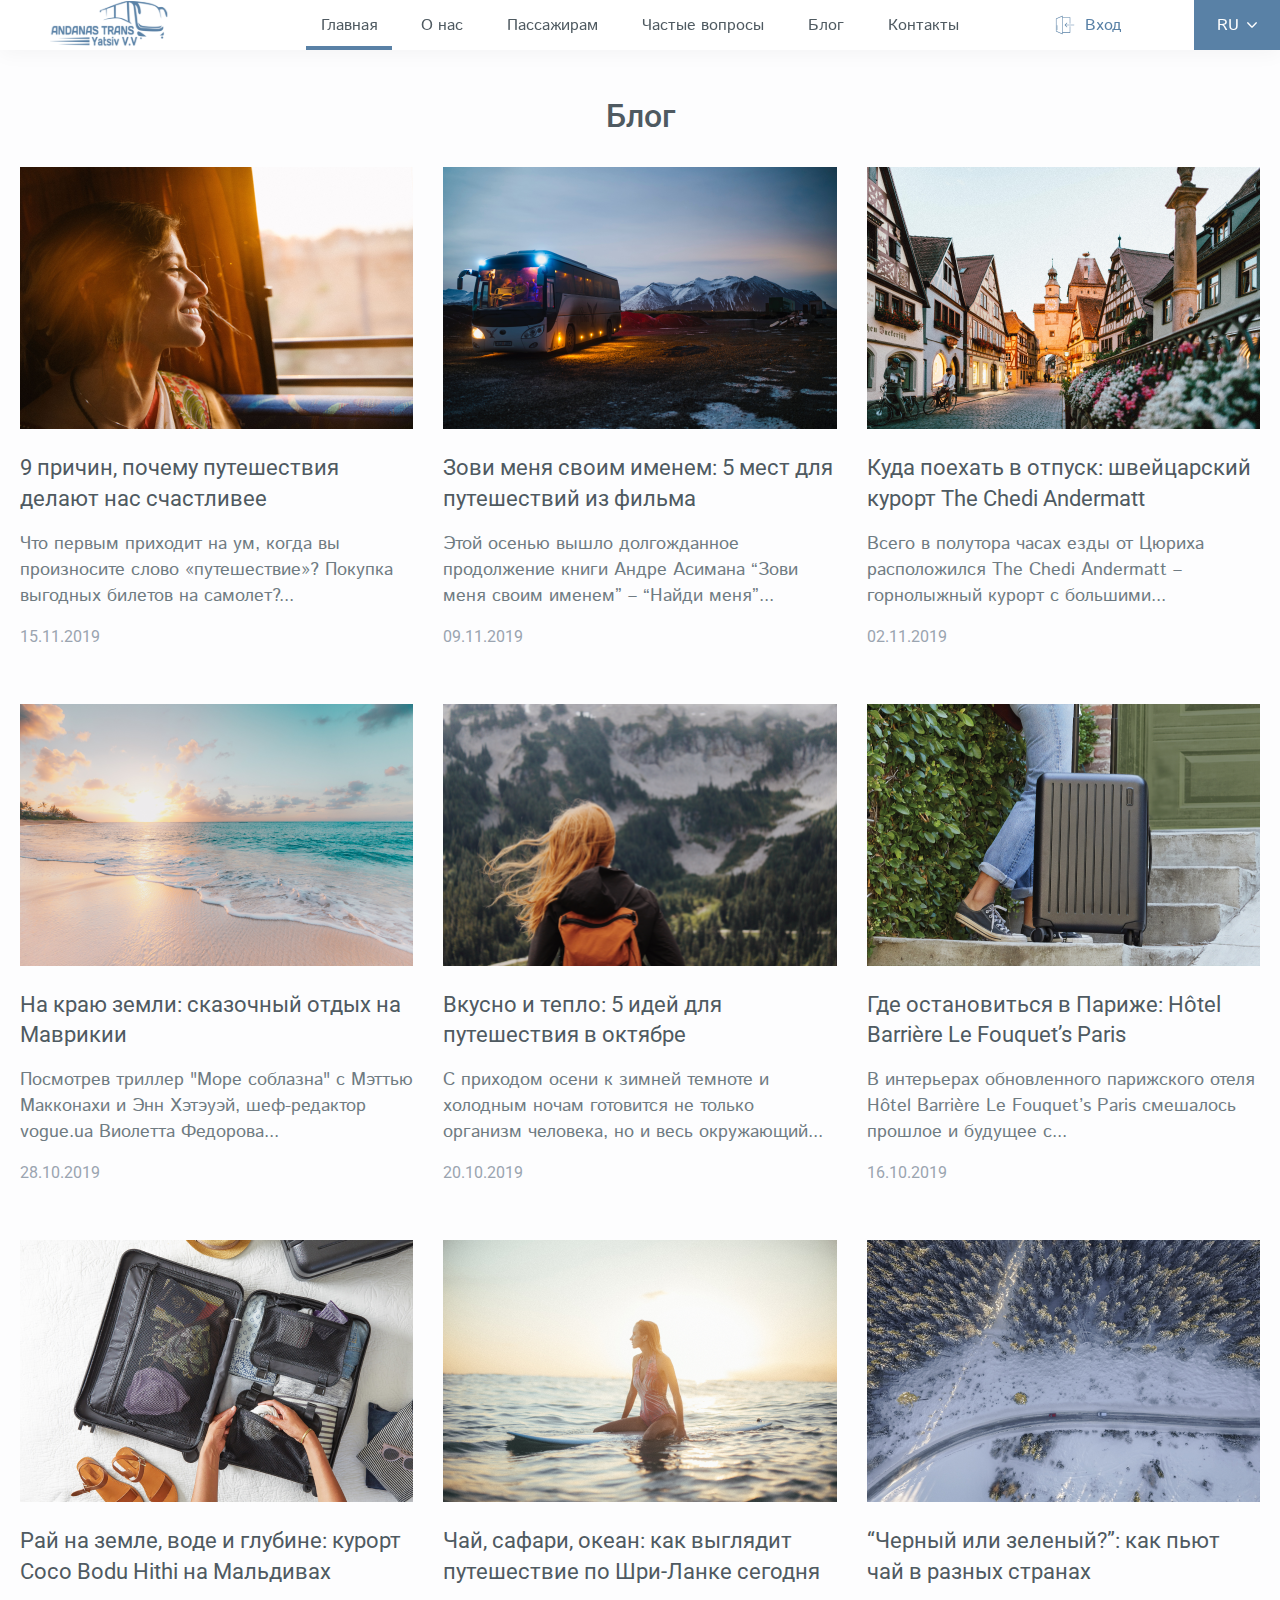
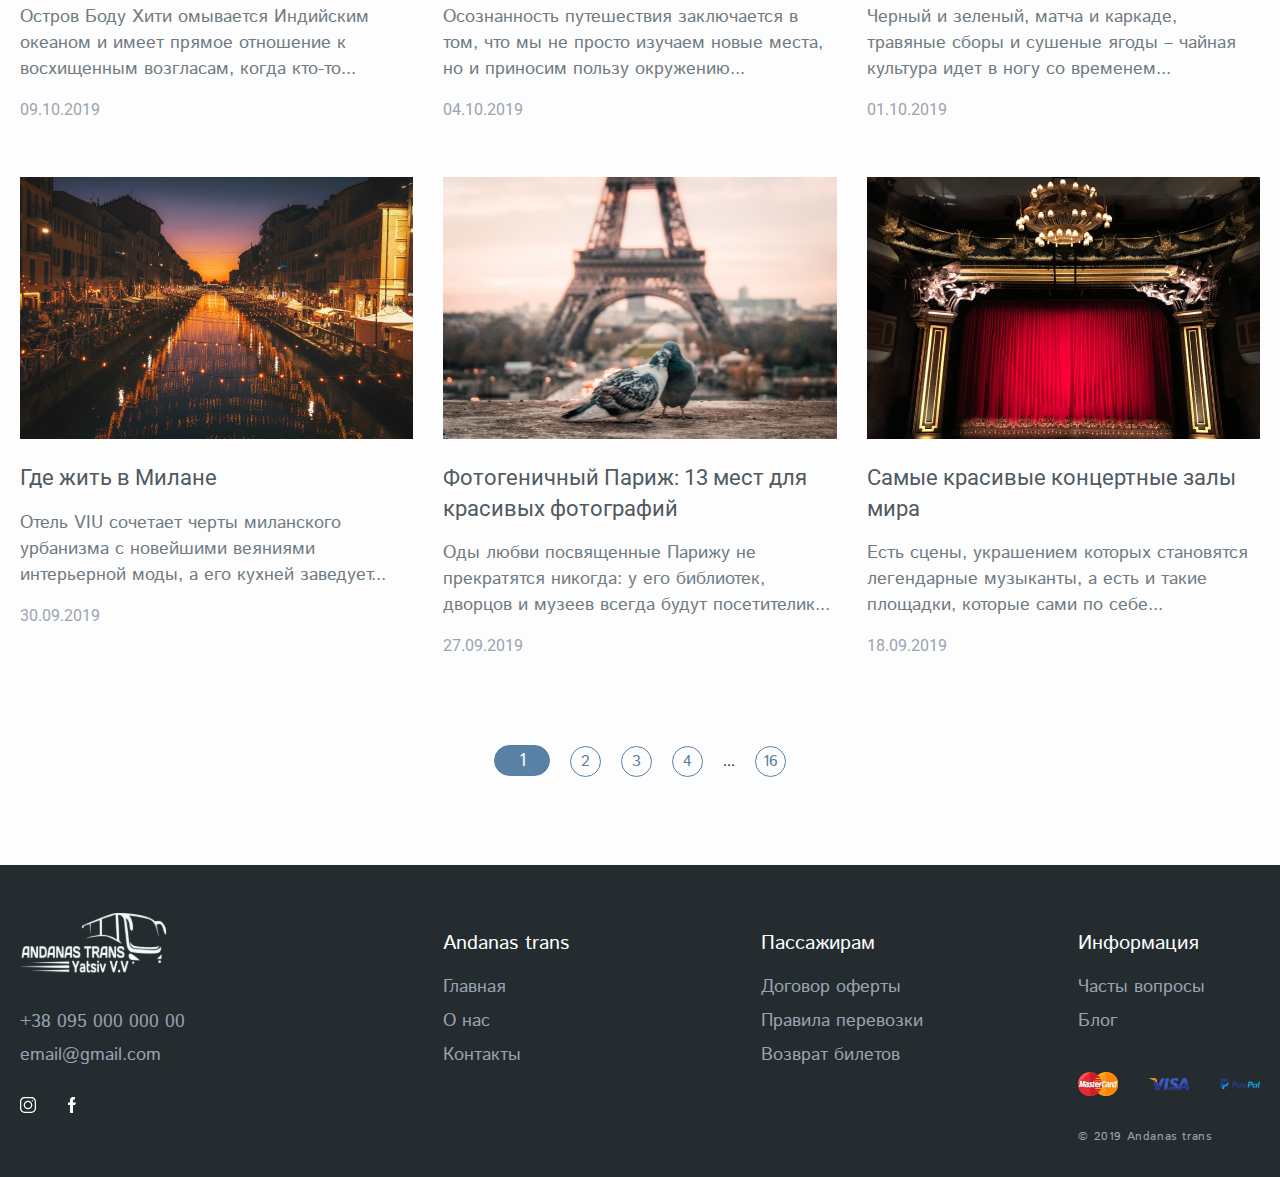
<file: blog.html>
<!DOCTYPE html>
<html lang="en">

<head>
    <meta charset="UTF-8">
    <meta name="viewport" content="width=device-width, initial-scale=1.0">
    <meta http-equiv="X-UA-Compatible" content="ie=edge">
    <title>Blog</title>
    <!-- google fonts -->
    <link
        href="https://fonts.googleapis.com/css?family=Istok+Web:400,700|Roboto:100,300,400,500,700,900&display=swap&subset=cyrillic"
        rel="stylesheet">
    <!-- style -->
    <link rel="stylesheet" href="css/bootstrap.min.css">
    <link rel="stylesheet" href="css/common.css">
    <link rel="stylesheet" href="css/responsive.css">
</head>

<body>

    <header class="header">
        <div class="header__logo">
            <a href="#"><img src="image/logo.svg" alt=""></a>
        </div>
        <div class="header__menu">
            <nav>
                <ul class="no-style">
                    <li class="active"><a href="#">Главная</a></li>
                    <li><a href="#">О нас</a></li>
                    <li><a href="#">Пассажирам</a></li>
                    <li><a href="#">Частые вопросы</a></li>
                    <li><a href="#">Блог</a></li>
                    <li><a href="#">Контакты</a></li>
                </ul>
            </nav>
            <div class="header__rightbox showphone">
                <div class="header__login">
                    <a href="#"><span>Вход</span></a>
                </div>
            </div>
        </div>
        <div class="burger burger1"><span></span></div>
        <div class="header__rightbox">
            <div class="header__login">
                <a href="#"><span>Вход</span></a>
            </div>
            <div class="header__language">
                <span class="header__choosenlang">ru</span>
                <ul class="no-style">
                    <li><a href="#">ua</a></li>
                    <li><a href="#">en</a></li>
                    <li><a href="#">ru</a></li>
                </ul>
            </div>
        </div>
    </header>
    <main>
        <section class="blogpage general">
            <div class="container">
                <h3 class="black">Блог</h3>
                <div class="row">
                    <div class="col-lg-4 col-sm-6">
                        <div class="blogbox">
                            <a href="#">
                                <div class="blogbox__pic">
                                    <img src="image/blog1.png" alt="image">
                                </div>
                                <div class="blogbox__descr">
                                    <p class="title">9 причин, почему путешествия делают нас счастливее</p>
                                    <p class="description">
                                        Что первым приходит на ум, когда вы произносите слово «путешествие»? Покупка
                                        выгодных билетов на самолет?...
                                    </p>
                                    <p class="date">15.11.2019</p>
                                </div>
                            </a>
                        </div>
                    </div>
                    <div class="col-lg-4 col-sm-6">
                        <div class="blogbox">
                            <a href="#">
                                <div class="blogbox__pic">
                                    <img src="image/blog2.png" alt="image">
                                </div>
                                <div class="blogbox__descr">
                                    <p class="title">Зови меня своим именем: 5 мест для путешествий из фильма</p>
                                    <p class="description">
                                        Этой осенью вышло долгожданное продолжение книги Андре Асимана “Зови меня своим
                                        именем” – “Найди меня”...
                                    </p>
                                    <p class="date">09.11.2019</p>
                                </div>
                            </a>
                        </div>
                    </div>
                    <div class="col-lg-4 col-sm-6">
                        <div class="blogbox">
                            <a href="#">
                                <div class="blogbox__pic">
                                    <img src="image/blog3.png" alt="image">
                                </div>
                                <div class="blogbox__descr">
                                    <p class="title">Куда поехать в отпуск: швейцарский курорт The Chedi Andermatt</p>
                                    <p class="description">
                                        Всего в полутора часах езды от Цюриха расположился The Chedi Andermatt –
                                        горнолыжный курорт с большими...
                                    </p>
                                    <p class="date">02.11.2019</p>
                                </div>
                            </a>
                        </div>
                    </div>
                    <div class="col-lg-4 col-sm-6">
                        <div class="blogbox">
                            <a href="#">
                                <div class="blogbox__pic">
                                    <img src="image/blog4.png" alt="image">
                                </div>
                                <div class="blogbox__descr">
                                    <p class="title">На краю земли: сказочный отдых на Маврикии</p>
                                    <p class="description">
                                        Посмотрев триллер "Море соблазна" с Мэттью Макконахи и Энн Хэтэуэй, шеф-редактор
                                        vogue.ua Виолетта Федорова...
                                    </p>
                                    <p class="date">28.10.2019</p>
                                </div>
                            </a>
                        </div>
                    </div>
                    <div class="col-lg-4 col-sm-6">
                        <div class="blogbox">
                            <a href="#">
                                <div class="blogbox__pic">
                                    <img src="image/blog5.png" alt="image">
                                </div>
                                <div class="blogbox__descr">
                                    <p class="title">Вкусно и тепло: 5 идей для путешествия в октябре</p>
                                    <p class="description">
                                        С приходом осени к зимней темноте и холодным ночам готовится не только организм
                                        человека, но и весь окружающий...
                                    </p>
                                    <p class="date">20.10.2019</p>
                                </div>
                            </a>
                        </div>
                    </div>
                    <div class="col-lg-4 col-sm-6">
                        <div class="blogbox">
                            <a href="#">
                                <div class="blogbox__pic">
                                    <img src="image/blog6.png" alt="image">
                                </div>
                                <div class="blogbox__descr">
                                    <p class="title">Где остановиться в Париже: Hôtel Barrière Le Fouquet’s Paris</p>
                                    <p class="description">
                                        В интерьерах обновленного парижского отеля Hôtel Barrière Le Fouquet’s Paris
                                        смешалось прошлое и будущее с...
                                    </p>
                                    <p class="date">16.10.2019</p>
                                </div>
                            </a>
                        </div>
                    </div>
                    <div class="col-lg-4 col-sm-6">
                        <div class="blogbox">
                            <a href="#">
                                <div class="blogbox__pic">
                                    <img src="image/blog7.png" alt="image">
                                </div>
                                <div class="blogbox__descr">
                                    <p class="title">Рай на земле, воде и глубине: курорт Coco Bodu Hithi на Мальдивах
                                    </p>
                                    <p class="description">
                                        Остров Боду Хити омывается Индийским океаном и имеет прямое отношение к
                                        восхищенным возгласам, когда кто-то...
                                    </p>
                                    <p class="date">09.10.2019</p>
                                </div>
                            </a>
                        </div>
                    </div>
                    <div class="col-lg-4 col-sm-6">
                        <div class="blogbox">
                            <a href="#">
                                <div class="blogbox__pic">
                                    <img src="image/blog8.png" alt="image">
                                </div>
                                <div class="blogbox__descr">
                                    <p class="title">Чай, сафари, океан: как выглядит путешествие по Шри-Ланке сегодня
                                    </p>
                                    <p class="description">
                                        Осознанность путешествия заключается в том, что мы не просто изучаем новые
                                        места, но и приносим пользу окружению...
                                    </p>
                                    <p class="date">04.10.2019</p>
                                </div>
                            </a>
                        </div>
                    </div>
                    <div class="col-lg-4 col-sm-6">
                        <div class="blogbox">
                            <a href="#">
                                <div class="blogbox__pic">
                                    <img src="image/blog9.png" alt="image">
                                </div>
                                <div class="blogbox__descr">
                                    <p class="title">“Черный или зеленый?”: как пьют чай в разных странах</p>
                                    <p class="description">
                                        Черный и зеленый, матча и каркаде, травяные сборы и сушеные ягоды – чайная
                                        культура идет в ногу со временем...
                                    </p>
                                    <p class="date">01.10.2019</p>
                                </div>
                            </a>
                        </div>
                    </div>
                    <div class="col-lg-4 col-sm-6">
                        <div class="blogbox">
                            <a href="#">
                                <div class="blogbox__pic">
                                    <img src="image/blog10.png" alt="image">
                                </div>
                                <div class="blogbox__descr">
                                    <p class="title">Где жить в Милане</p>
                                    <p class="description">
                                        Отель VIU сочетает черты миланского урбанизма с новейшими веяниями интерьерной
                                        моды, а его кухней заведует...
                                    </p>
                                    <p class="date">30.09.2019</p>
                                </div>
                            </a>
                        </div>
                    </div>
                    <div class="col-lg-4 col-sm-6">
                        <div class="blogbox">
                            <a href="#">
                                <div class="blogbox__pic">
                                    <img src="image/blog11.png" alt="image">
                                </div>
                                <div class="blogbox__descr">
                                    <p class="title">Фотогеничный Париж: 13 мест для красивых фотографий</p>
                                    <p class="description">
                                        Оды любви посвященные Парижу не прекратятся никогда: у его библиотек, дворцов и
                                        музеев всегда будут посетителик...
                                    </p>
                                    <p class="date">27.09.2019</p>
                                </div>
                            </a>
                        </div>
                    </div>
                    <div class="col-lg-4 col-sm-6">
                        <div class="blogbox">
                            <a href="#">
                                <div class="blogbox__pic">
                                    <img src="image/blog12.png" alt="image">
                                </div>
                                <div class="blogbox__descr">
                                    <p class="title">Самые красивые концертные залы мира</p>
                                    <p class="description">
                                        Есть сцены, украшением которых становятся легендарные музыканты, а есть и такие
                                        площадки, которые сами по себе...
                                    </p>
                                    <p class="date">18.09.2019</p>
                                </div>
                            </a>
                        </div>
                    </div>
                </div>
                <div class="paginationbox">
                    <ul>
                        <li class="active"><a href="#">1</a></li>
                        <li><a href="#">2</a></li>
                        <li><a href="#">3</a></li>
                        <li><a href="#">4</a></li>
                        <li><span>...</span></li>
                        <li><a href="#">16</a></li>
                    </ul>
                </div>
            </div>
        </section>
    </main>

    <footer class="footer">
        <div class="container">
            <div class="row">
                <div class="col-xl-4 col-lg-4 col-md-3">
                    <div class="footer__leftbox">
                        <a href="#" class="logo-footer"><img src="image/icons/logo-footer.svg" alt="logo"></a>
                        <ul>
                            <li><a href="tel:+3809500000000">+38 095 000 000 00</a></li>
                            <li><a href="mailto:email@gmail.com">email@gmail.com</a></li>
                            <li>
                                <a href="#" target="_blank"><img src="image/icons/instagram-white.svg"
                                        alt="instagram"></a>
                                <a href="#" target="_blank"><img src="image/icons/facebook-white.svg"
                                        alt="facebook"></a>
                            </li>
                        </ul>
                    </div>
                </div>
                <div class="col-xl-3 col-lg-3 col-md-3 phone-hide">
                    <div class="footer__list">
                        <p class="title">Andanas trans</p>
                        <ul>
                            <li><a href="#">Главная</a></li>
                            <li><a href="#">О нас</a></li>
                            <li><a href="#">Контакты</a></li>
                        </ul>
                    </div>
                </div>
                <div class="col-xl-3 col-lg-3 col-md-3 phone-hide">
                    <div class="footer__list">
                        <p class="title">Пассажирам</p>
                        <ul>
                            <li><a href="#">Договор оферты</a></li>
                            <li><a href="#">Правила перевозки</a></li>
                            <li><a href="#">Возврат билетов</a></li>
                        </ul>
                    </div>
                </div>
                <div class="col-xl-2 col-lg-2 col-md-3">
                    <div class="footer__list">
                        <p class="title phone-hide">Информация</p>
                        <ul class="phone-hide">
                            <li><a href="#">Часты вопросы</a></li>
                            <li><a href="#">Блог</a></li>
                        </ul>
                        <div class="footer__card">
                            <a href="#"><img src="image/icons/mastercard.svg" alt="mastercard"></a>
                            <a href="#"><img src="image/icons/visa.svg" alt="visa"></a>
                            <a href="#"><img src="image/icons/paypal.svg" alt="paypal"></a>
                        </div>
                        <p class="foot-resived">© 2019 Andanas trans </p>
                    </div>
                </div>
            </div>
        </div>
    </footer>














    <script src="js/jquery.min.js"></script>
    <script src="js/bootstrap.min.js"></script>
    <!-- <script src="js/jquery.formstyler.min.js"></script>
    <script src="js/slick.min.js"></script>
    <script src="js/datepicker.min.js"></script> -->
    <script src="js/common.js"></script>

</body>

</html>
</file>
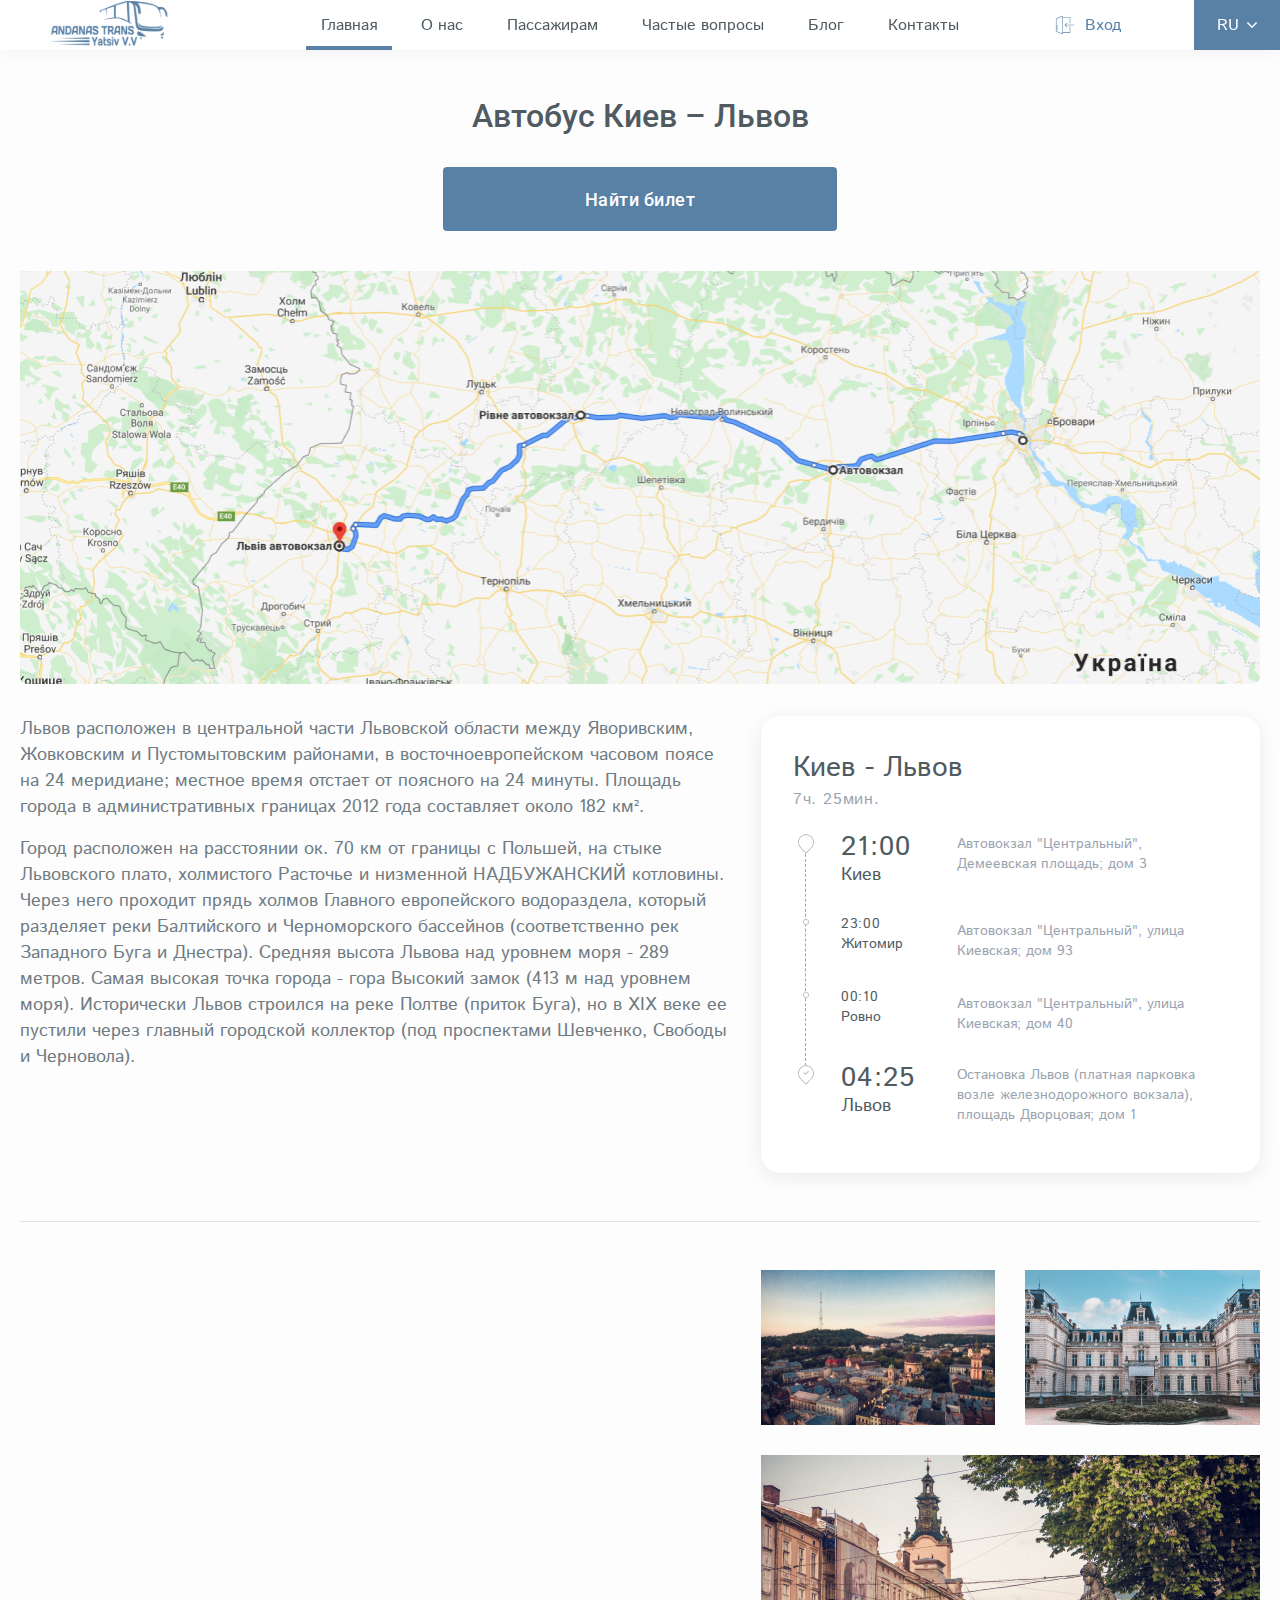
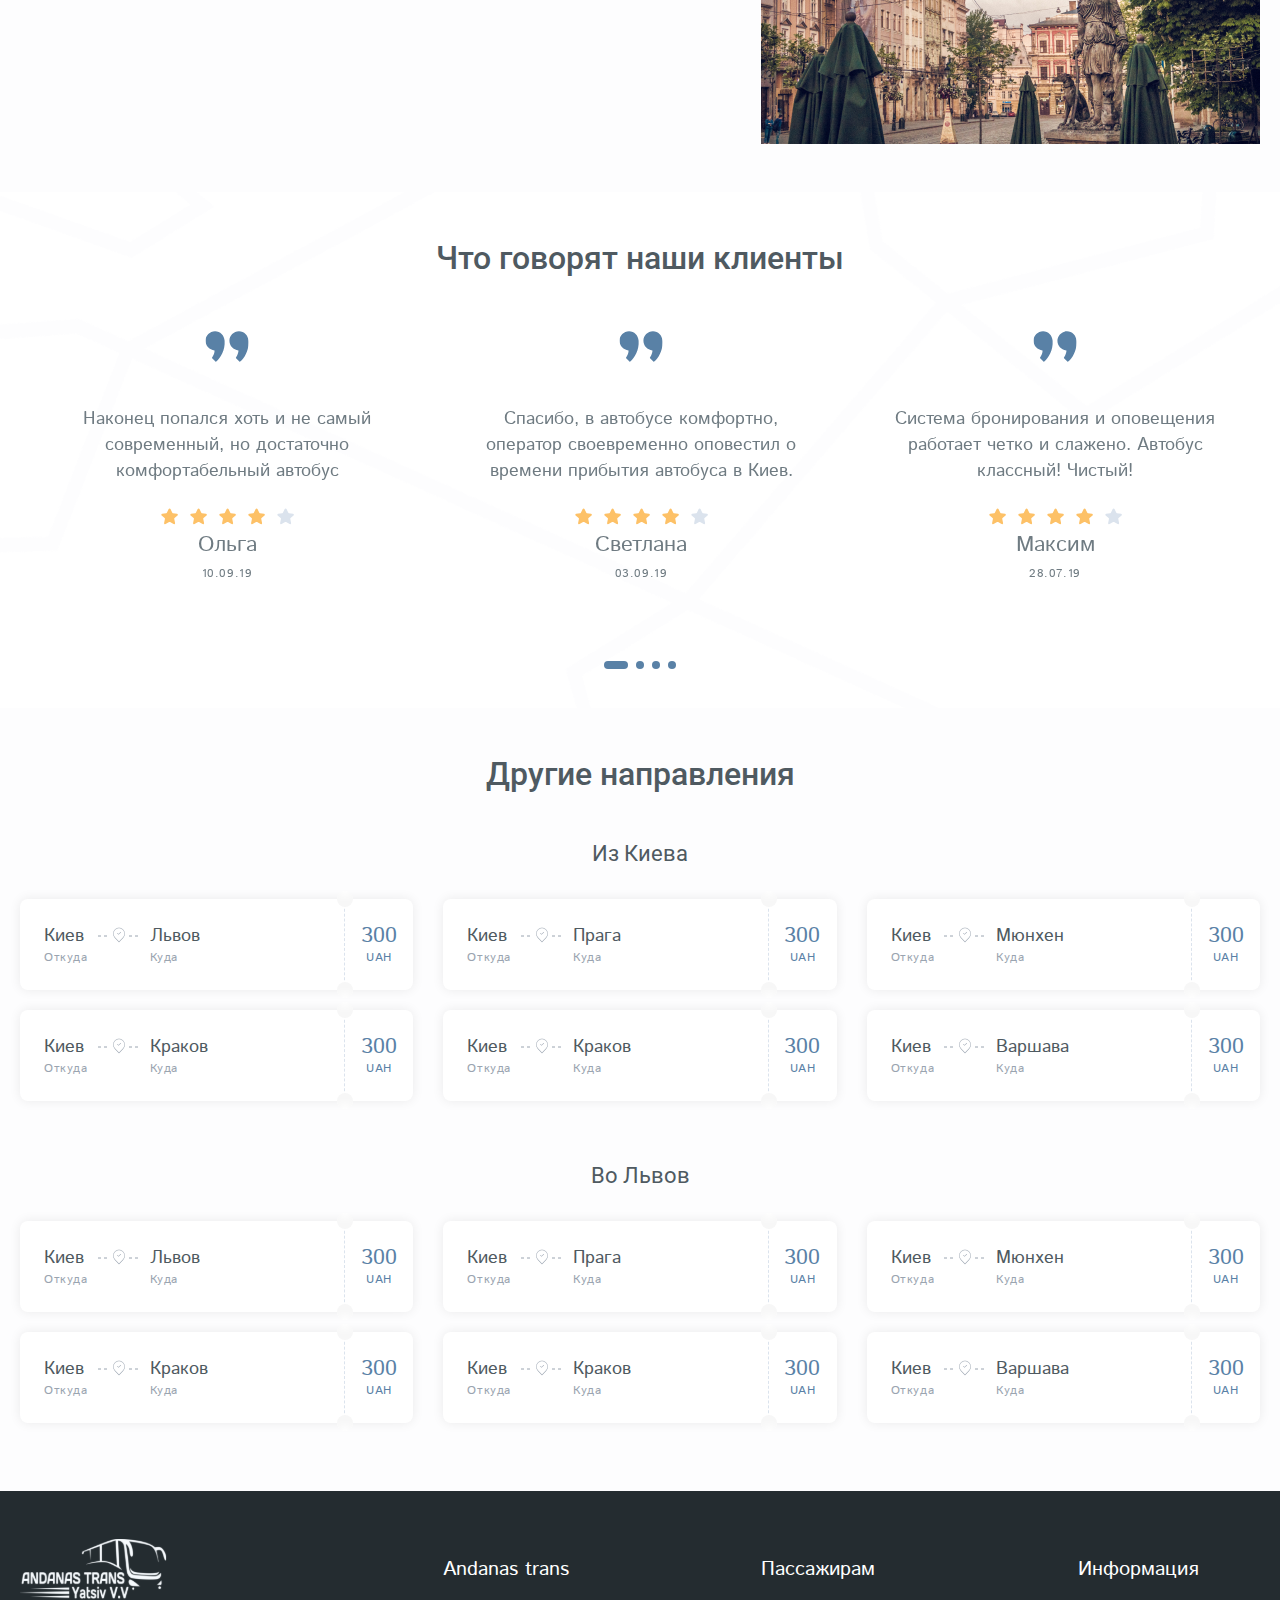
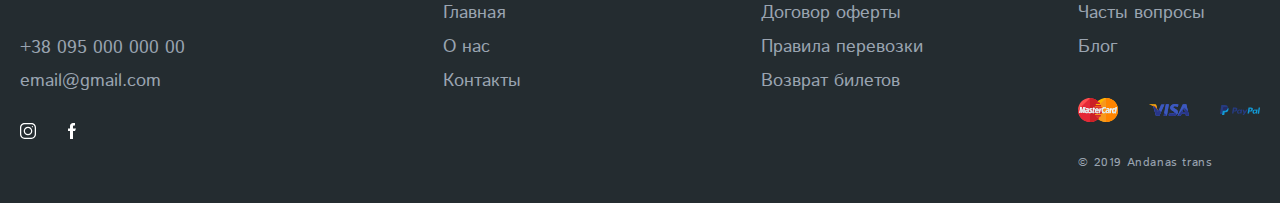
<file: direction.html>
<!DOCTYPE html>
<html lang="en">

<head>
    <meta charset="UTF-8">
    <meta name="viewport" content="width=device-width, initial-scale=1.0">
    <meta http-equiv="X-UA-Compatible" content="ie=edge">
    <title>Direction</title>
    <!-- google fonts -->
    <link
        href="https://fonts.googleapis.com/css?family=Istok+Web:400,700|Roboto:100,300,400,500,700,900&display=swap&subset=cyrillic"
        rel="stylesheet">
    <!-- style -->
    <link rel="stylesheet" href="css/bootstrap.min.css">
    <link rel="stylesheet" href="css/slick.css">
    <link rel="stylesheet" href="css/common.css">
    <link rel="stylesheet" href="css/responsive.css">
</head>

<body>

    <header class="header">
        <div class="header__logo">
            <a href="#"><img src="image/logo.svg" alt=""></a>
        </div>
        <div class="header__menu">
            <nav>
                <ul class="no-style">
                    <li class="active"><a href="#">Главная</a></li>
                    <li><a href="#">О нас</a></li>
                    <li><a href="#">Пассажирам</a></li>
                    <li><a href="#">Частые вопросы</a></li>
                    <li><a href="#">Блог</a></li>
                    <li><a href="#">Контакты</a></li>
                </ul>
            </nav>
            <div class="header__rightbox showphone">
                <div class="header__login">
                    <a href="#"><span>Вход</span></a>
                </div>
            </div>
        </div>
        <div class="burger burger1"><span></span></div>
        <div class="header__rightbox">
            <div class="header__login">
                <a href="#"><span>Вход</span></a>
            </div>
            <div class="header__language">
                <span class="header__choosenlang">ru</span>
                <ul class="no-style">
                    <li><a href="#">ua</a></li>
                    <li><a href="#">en</a></li>
                    <li><a href="#">ru</a></li>
                </ul>
            </div>
        </div>
    </header>
    <main>
        <section class="general direction">
            <div class="container">
                <h3 class="black">Автобус Киев – Львов</h3>
                <a href="#" class="bluebutton">Найти билет</a>
                <div class="direction__content">
                    <img src="image/map.png" alt="map" class="direction__map">
                    <div class="row phonerot">
                        <div class="col-lg-7">
                            <p>
                                Львов расположен в центральной части Львовской области между Яворивским, Жовковским и
                                Пустомытовским районами, в восточноевропейском часовом поясе на 24 меридиане; местное
                                время
                                отстает от поясного на 24 минуты. Площадь города в административных границах 2012 года
                                составляет около 182 км².
                            </p>
                            <p>
                                Город расположен на расстоянии ок. 70 км от границы с Польшей, на стыке Львовского
                                плато,
                                холмистого Расточье и низменной НАДБУЖАНСКИЙ котловины. Через него проходит прядь холмов
                                Главного европейского водораздела, который разделяет реки Балтийского и Черноморского
                                бассейнов (соответственно рек Западного Буга и Днестра). Средняя высота Львова над
                                уровнем
                                моря - 289 метров. Самая высокая точка города - гора Высокий замок (413 м над уровнем
                                моря).
                                Исторически Львов строился на реке Полтве (приток Буга), но в XIX веке ее пустили через
                                главный городской коллектор (под проспектами Шевченко, Свободы и Черновола).
                            </p>
                        </div>
                        <div class="col-lg-5">
                            <div class="direction__box">
                                <p class="title">Киев - Львов</p>
                                <p class="time">7ч. 25мин.</p>
                                <div class="direction__box-route">
                                    <div class="direction__pic">
                                        <div class="direction__picbox">
                                            <div class="linedash"></div>
                                        </div>
                                    </div>
                                    <div class="direction__rows col">
                                        <div class="direction__row">
                                            <div class="direction__times big">
                                                <p class="time start">21:00</p>
                                                <p class="city">Киев</p>
                                            </div>
                                            <div class="direction__descr">
                                                <p>
                                                    Автовокзал "Центральный", Демеевская площадь; дом 3
                                                </p>
                                            </div>
                                        </div>
                                        <div class="direction__row">
                                            <div class="direction__times">
                                                <p class="time in-between">23:00</p>
                                                <p class="city">Житомир</p>
                                            </div>
                                            <div class="direction__descr">
                                                <p>
                                                    Автовокзал "Центральный", улица Киевская; дом 93
                                                </p>
                                            </div>
                                        </div>
                                        <div class="direction__row">
                                            <div class="direction__times">
                                                <p class="time in-between">00:10</p>
                                                <p class="city">Ровно</p>
                                            </div>
                                            <div class="direction__descr">
                                                <p>
                                                    Автовокзал "Центральный", улица Киевская; дом 40
                                                </p>
                                            </div>
                                        </div>
                                        <div class="direction__row">
                                            <div class="direction__times big">
                                                <p class="time end">04:25</p>
                                                <p class="city">Львов</p>
                                            </div>
                                            <div class="direction__descr">
                                                <p>
                                                    Остановка Львов (платная парковка возле железнодорожного вокзала),
                                                    площадь Дворцовая; дом 1
                                                </p>
                                            </div>
                                        </div>
                                    </div>
                                </div>
                            </div>
                        </div>
                    </div>
                </div>
                <div class="direction__gall">
                    <div class="row">
                        <div class="col-lg-7">
                            <div class="direction__video">
                                <div class="videoWrapper">
                                    <iframe width="560" height="315" src="https://www.youtube.com/embed/EKkzbbLYPuI"
                                        frameborder="0"
                                        allow="accelerometer; autoplay; encrypted-media; gyroscope; picture-in-picture"
                                        allowfullscreen></iframe>
                                </div>
                            </div>
                        </div>
                        <div class="col-lg-5">
                            <div class="row">
                                <div class="col-lg-6 col-md-6 col-6">
                                    <div class="picboxlitt">
                                        <img src="image/derection1.png" alt="png">
                                    </div>
                                </div>
                                <div class="col-lg-6 col-md-6 col-6">
                                    <div class="picboxlitt">
                                        <img src="image/derection2.png" alt="png">
                                    </div>
                                </div>
                            </div>
                            <div class="picboxbig">
                                <img src="image/derection3.png" alt="png">
                            </div>
                        </div>
                    </div>
                </div>
            </div>
        </section>
        <section class="reviews direction-sl">
            <div class="container">
                <h3 class="black">Что говорят наши клиенты</h3>
                <div class="reviews-slidersect">
                    <div class="reviews-slider">
                        <div>
                            <div class="reviews__slide">
                                <img src="image/icons/right-quote.svg" alt="image">
                                <p class="review__descr">
                                    Наконец попался хоть и не самый современный, но достаточно комфортабельный автобус
                                </p>
                                <div class="review__rating">
                                    <img src="image/icons/yellow-star.svg" alt="rating">
                                    <img src="image/icons/yellow-star.svg" alt="rating">
                                    <img src="image/icons/yellow-star.svg" alt="rating">
                                    <img src="image/icons/yellow-star.svg" alt="rating">
                                    <img src="image/icons/grey-star.svg" alt="rating">
                                </div>
                                <p class="review__name">Ольга</p>
                                <p class="review__date">10.09.19</p>
                            </div>
                        </div>
                        <div>
                            <div class="reviews__slide">
                                <img src="image/icons/right-quote.svg" alt="image">
                                <p class="review__descr">
                                    Спасибо, в автобусе комфортно, оператор своевременно оповестил о времени прибытия
                                    автобуса в Киев.
                                </p>
                                <div class="review__rating">
                                    <img src="image/icons/yellow-star.svg" alt="rating">
                                    <img src="image/icons/yellow-star.svg" alt="rating">
                                    <img src="image/icons/yellow-star.svg" alt="rating">
                                    <img src="image/icons/yellow-star.svg" alt="rating">
                                    <img src="image/icons/grey-star.svg" alt="rating">
                                </div>
                                <p class="review__name">Светлана</p>
                                <p class="review__date">03.09.19</p>
                            </div>
                        </div>
                        <div>
                            <div class="reviews__slide">
                                <img src="image/icons/right-quote.svg" alt="image">
                                <p class="review__descr">
                                    Система бронирования и оповещения работает четко и слажено. Автобус классный!
                                    Чистый!
                                </p>
                                <div class="review__rating">
                                    <img src="image/icons/yellow-star.svg" alt="rating">
                                    <img src="image/icons/yellow-star.svg" alt="rating">
                                    <img src="image/icons/yellow-star.svg" alt="rating">
                                    <img src="image/icons/yellow-star.svg" alt="rating">
                                    <img src="image/icons/grey-star.svg" alt="rating">
                                </div>
                                <p class="review__name">Максим</p>
                                <p class="review__date">28.07.19</p>
                            </div>
                        </div>
                        <div>
                            <div class="reviews__slide">
                                <img src="image/icons/right-quote.svg" alt="image">
                                <p class="review__descr">
                                    Спасибо, в автобусе комфортно, оператор своевременно оповестил о времени прибытия
                                    автобуса в Киев.
                                </p>
                                <div class="review__rating">
                                    <img src="image/icons/yellow-star.svg" alt="rating">
                                    <img src="image/icons/yellow-star.svg" alt="rating">
                                    <img src="image/icons/yellow-star.svg" alt="rating">
                                    <img src="image/icons/yellow-star.svg" alt="rating">
                                    <img src="image/icons/grey-star.svg" alt="rating">
                                </div>
                                <p class="review__name">Светлана</p>
                                <p class="review__date">03.09.19</p>
                            </div>
                        </div>
                    </div>
                </div>
            </div>
        </section>
        <section class="poproutes dirct">
            <div class="container">
                <h3 class="black">Другие направления</h3>
                <p class="direction-fromtext">Из Киева</p>
                <div class="row">
                    <div class="col-xl-4 col-lg-6 col-md-6">
                        <div class="poproute">
                            <a href="#">
                                <div class="poproute__leftroute">
                                    <div class="poproute__from">
                                        <span class="poproute__city">Киев</span>
                                        <span class="poproute__subtitle">Откуда</span>
                                    </div>
                                    <div class="poproute__image"><img src="image/icons/route.svg" alt="image"></div>
                                    <div class="poproute__to">
                                        <span class="poproute__city">Львов</span>
                                        <span class="poproute__subtitle">Куда</span>
                                    </div>
                                </div>
                                <div class="poproute__rightprice">
                                    <p>300<span>uah</span></p>
                                </div>
                            </a>
                        </div>
                    </div>
                    <div class="col-xl-4 col-lg-6 col-md-6">
                        <div class="poproute">
                            <a href="#">
                                <div class="poproute__leftroute">
                                    <div class="poproute__from">
                                        <span class="poproute__city">Киев</span>
                                        <span class="poproute__subtitle">Откуда</span>
                                    </div>
                                    <div class="poproute__image"><img src="image/icons/route.svg" alt="image"></div>
                                    <div class="poproute__to">
                                        <span class="poproute__city">Прага</span>
                                        <span class="poproute__subtitle">Куда</span>
                                    </div>
                                </div>
                                <div class="poproute__rightprice">
                                    <p>300<span>uah</span></p>
                                </div>
                            </a>
                        </div>

                    </div>
                    <div class="col-xl-4 col-lg-6 col-md-6">
                        <div class="poproute">
                            <a href="#">
                                <div class="poproute__leftroute">
                                    <div class="poproute__from">
                                        <span class="poproute__city">Киев</span>
                                        <span class="poproute__subtitle">Откуда</span>
                                    </div>
                                    <div class="poproute__image"><img src="image/icons/route.svg" alt="image"></div>
                                    <div class="poproute__to">
                                        <span class="poproute__city">Мюнхен</span>
                                        <span class="poproute__subtitle">Куда</span>
                                    </div>
                                </div>
                                <div class="poproute__rightprice">
                                    <p>300<span>uah</span></p>
                                </div>
                            </a>
                        </div>

                    </div>
                    <div class="col-xl-4 col-lg-6 col-md-6">
                        <div class="poproute">
                            <a href="#">
                                <div class="poproute__leftroute">
                                    <div class="poproute__from">
                                        <span class="poproute__city">Киев</span>
                                        <span class="poproute__subtitle">Откуда</span>
                                    </div>
                                    <div class="poproute__image"><img src="image/icons/route.svg" alt="image"></div>
                                    <div class="poproute__to">
                                        <span class="poproute__city">Краков</span>
                                        <span class="poproute__subtitle">Куда</span>
                                    </div>
                                </div>
                                <div class="poproute__rightprice">
                                    <p>300<span>uah</span></p>
                                </div>
                            </a>
                        </div>
                    </div>
                    <div class="col-xl-4 col-lg-6 col-md-6">
                        <div class="poproute">
                            <a href="#">
                                <div class="poproute__leftroute">
                                    <div class="poproute__from">
                                        <span class="poproute__city">Киев</span>
                                        <span class="poproute__subtitle">Откуда</span>
                                    </div>
                                    <div class="poproute__image"><img src="image/icons/route.svg" alt="image"></div>
                                    <div class="poproute__to">
                                        <span class="poproute__city">Краков</span>
                                        <span class="poproute__subtitle">Куда</span>
                                    </div>
                                </div>
                                <div class="poproute__rightprice">
                                    <p>300<span>uah</span></p>
                                </div>
                            </a>
                        </div>

                    </div>
                    <div class="col-xl-4 col-lg-6 col-md-6">
                        <div class="poproute">
                            <a href="#">
                                <div class="poproute__leftroute">
                                    <div class="poproute__from">
                                        <span class="poproute__city">Киев</span>
                                        <span class="poproute__subtitle">Откуда</span>
                                    </div>
                                    <div class="poproute__image"><img src="image/icons/route.svg" alt="image"></div>
                                    <div class="poproute__to">
                                        <span class="poproute__city">Варшава</span>
                                        <span class="poproute__subtitle">Куда</span>
                                    </div>
                                </div>
                                <div class="poproute__rightprice">
                                    <p>300<span>uah</span></p>
                                </div>
                            </a>
                        </div>

                    </div>
                </div>
                <p class="direction-fromtext">Во Львов</p>
                <div class="row">
                    <div class="col-xl-4 col-lg-6 col-md-6">
                        <div class="poproute">
                            <a href="#">
                                <div class="poproute__leftroute">
                                    <div class="poproute__from">
                                        <span class="poproute__city">Киев</span>
                                        <span class="poproute__subtitle">Откуда</span>
                                    </div>
                                    <div class="poproute__image"><img src="image/icons/route.svg" alt="image"></div>
                                    <div class="poproute__to">
                                        <span class="poproute__city">Львов</span>
                                        <span class="poproute__subtitle">Куда</span>
                                    </div>
                                </div>
                                <div class="poproute__rightprice">
                                    <p>300<span>uah</span></p>
                                </div>
                            </a>
                        </div>
                    </div>
                    <div class="col-xl-4 col-lg-6 col-md-6">
                        <div class="poproute">
                            <a href="#">
                                <div class="poproute__leftroute">
                                    <div class="poproute__from">
                                        <span class="poproute__city">Киев</span>
                                        <span class="poproute__subtitle">Откуда</span>
                                    </div>
                                    <div class="poproute__image"><img src="image/icons/route.svg" alt="image"></div>
                                    <div class="poproute__to">
                                        <span class="poproute__city">Прага</span>
                                        <span class="poproute__subtitle">Куда</span>
                                    </div>
                                </div>
                                <div class="poproute__rightprice">
                                    <p>300<span>uah</span></p>
                                </div>
                            </a>
                        </div>

                    </div>
                    <div class="col-xl-4 col-lg-6 col-md-6">
                        <div class="poproute">
                            <a href="#">
                                <div class="poproute__leftroute">
                                    <div class="poproute__from">
                                        <span class="poproute__city">Киев</span>
                                        <span class="poproute__subtitle">Откуда</span>
                                    </div>
                                    <div class="poproute__image"><img src="image/icons/route.svg" alt="image"></div>
                                    <div class="poproute__to">
                                        <span class="poproute__city">Мюнхен</span>
                                        <span class="poproute__subtitle">Куда</span>
                                    </div>
                                </div>
                                <div class="poproute__rightprice">
                                    <p>300<span>uah</span></p>
                                </div>
                            </a>
                        </div>

                    </div>
                    <div class="col-xl-4 col-lg-6 col-md-6">
                        <div class="poproute">
                            <a href="#">
                                <div class="poproute__leftroute">
                                    <div class="poproute__from">
                                        <span class="poproute__city">Киев</span>
                                        <span class="poproute__subtitle">Откуда</span>
                                    </div>
                                    <div class="poproute__image"><img src="image/icons/route.svg" alt="image"></div>
                                    <div class="poproute__to">
                                        <span class="poproute__city">Краков</span>
                                        <span class="poproute__subtitle">Куда</span>
                                    </div>
                                </div>
                                <div class="poproute__rightprice">
                                    <p>300<span>uah</span></p>
                                </div>
                            </a>
                        </div>
                    </div>
                    <div class="col-xl-4 col-lg-6 col-md-6">
                        <div class="poproute">
                            <a href="#">
                                <div class="poproute__leftroute">
                                    <div class="poproute__from">
                                        <span class="poproute__city">Киев</span>
                                        <span class="poproute__subtitle">Откуда</span>
                                    </div>
                                    <div class="poproute__image"><img src="image/icons/route.svg" alt="image"></div>
                                    <div class="poproute__to">
                                        <span class="poproute__city">Краков</span>
                                        <span class="poproute__subtitle">Куда</span>
                                    </div>
                                </div>
                                <div class="poproute__rightprice">
                                    <p>300<span>uah</span></p>
                                </div>
                            </a>
                        </div>

                    </div>
                    <div class="col-xl-4 col-lg-6 col-md-6">
                        <div class="poproute">
                            <a href="#">
                                <div class="poproute__leftroute">
                                    <div class="poproute__from">
                                        <span class="poproute__city">Киев</span>
                                        <span class="poproute__subtitle">Откуда</span>
                                    </div>
                                    <div class="poproute__image"><img src="image/icons/route.svg" alt="image"></div>
                                    <div class="poproute__to">
                                        <span class="poproute__city">Варшава</span>
                                        <span class="poproute__subtitle">Куда</span>
                                    </div>
                                </div>
                                <div class="poproute__rightprice">
                                    <p>300<span>uah</span></p>
                                </div>
                            </a>
                        </div>

                    </div>
                </div>
            </div>
        </section>
    </main>

    <footer class="footer">
        <div class="container">
            <div class="row">
                <div class="col-xl-4 col-lg-4 col-md-3">
                    <div class="footer__leftbox">
                        <a href="#" class="logo-footer"><img src="image/icons/logo-footer.svg" alt="logo"></a>
                        <ul>
                            <li><a href="tel:+3809500000000">+38 095 000 000 00</a></li>
                            <li><a href="mailto:email@gmail.com">email@gmail.com</a></li>
                            <li>
                                <a href="#" target="_blank"><img src="image/icons/instagram-white.svg"
                                        alt="instagram"></a>
                                <a href="#" target="_blank"><img src="image/icons/facebook-white.svg"
                                        alt="facebook"></a>
                            </li>
                        </ul>
                    </div>
                </div>
                <div class="col-xl-3 col-lg-3 col-md-3 phone-hide">
                    <div class="footer__list">
                        <p class="title">Andanas trans</p>
                        <ul>
                            <li><a href="#">Главная</a></li>
                            <li><a href="#">О нас</a></li>
                            <li><a href="#">Контакты</a></li>
                        </ul>
                    </div>
                </div>
                <div class="col-xl-3 col-lg-3 col-md-3 phone-hide">
                    <div class="footer__list">
                        <p class="title">Пассажирам</p>
                        <ul>
                            <li><a href="#">Договор оферты</a></li>
                            <li><a href="#">Правила перевозки</a></li>
                            <li><a href="#">Возврат билетов</a></li>
                        </ul>
                    </div>
                </div>
                <div class="col-xl-2 col-lg-2 col-md-3">
                    <div class="footer__list">
                        <p class="title phone-hide">Информация</p>
                        <ul class="phone-hide">
                            <li><a href="#">Часты вопросы</a></li>
                            <li><a href="#">Блог</a></li>
                        </ul>
                        <div class="footer__card">
                            <a href="#"><img src="image/icons/mastercard.svg" alt="mastercard"></a>
                            <a href="#"><img src="image/icons/visa.svg" alt="visa"></a>
                            <a href="#"><img src="image/icons/paypal.svg" alt="paypal"></a>
                        </div>
                        <p class="foot-resived">© 2019 Andanas trans </p>
                    </div>
                </div>
            </div>
        </div>
    </footer>














    <script src="js/jquery.min.js"></script>
    <script src="js/bootstrap.min.js"></script>
    <script src="js/slick.min.js"></script>
    <script src="js/common.js"></script>


</body>

</html>
</file>
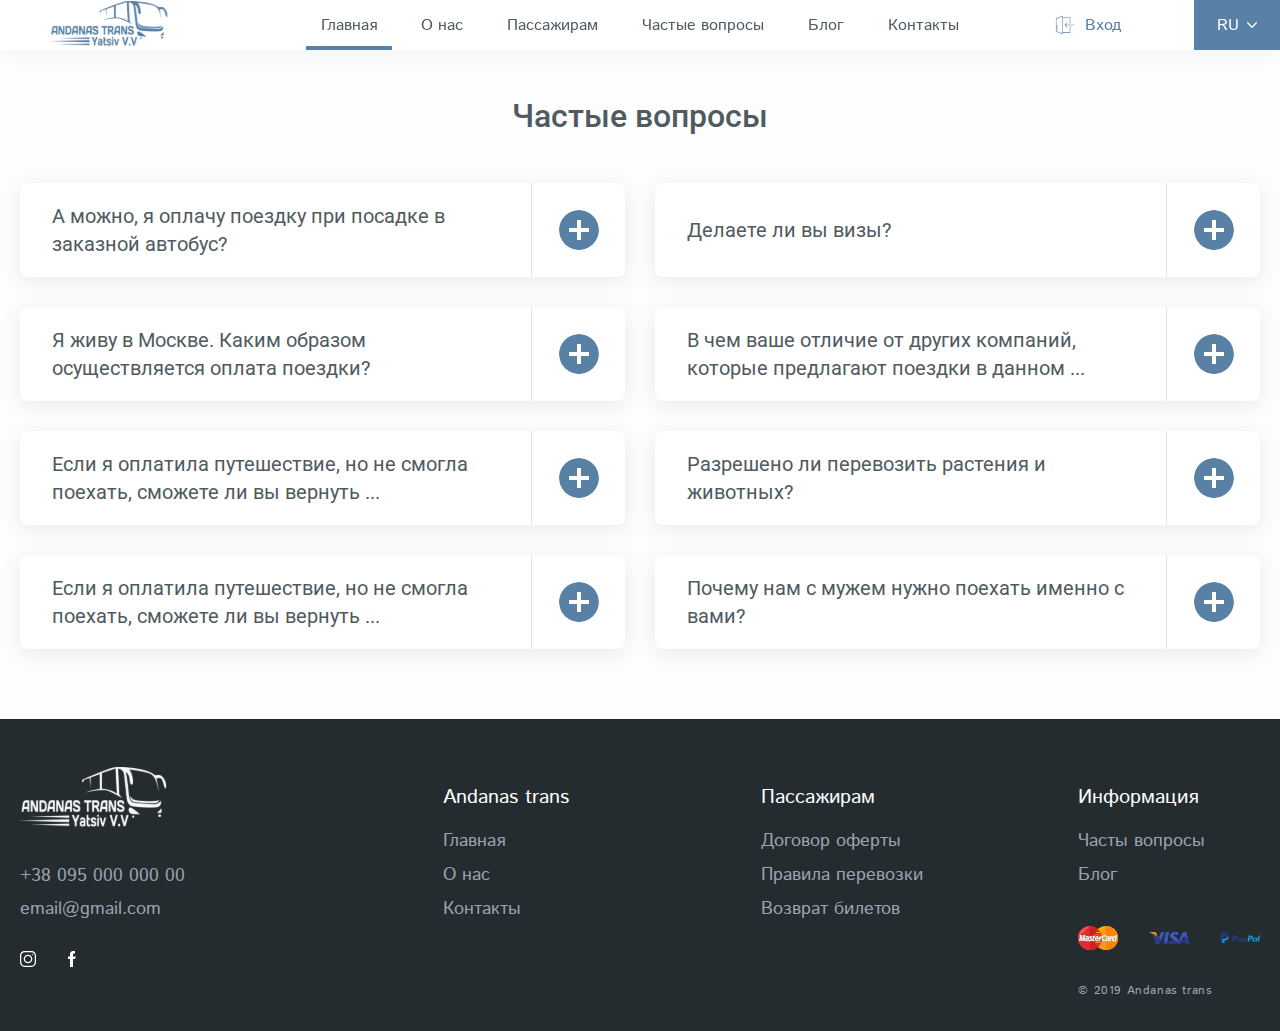
<file: faq.html>
<!DOCTYPE html>
<html lang="en">

<head>
    <meta charset="UTF-8">
    <meta name="viewport" content="width=device-width, initial-scale=1.0">
    <meta http-equiv="X-UA-Compatible" content="ie=edge">
    <title>FAQ</title>
    <!-- google fonts -->
    <link
        href="https://fonts.googleapis.com/css?family=Istok+Web:400,700|Roboto:100,300,400,500,700,900&display=swap&subset=cyrillic"
        rel="stylesheet">
    <!-- style -->
    <link rel="stylesheet" href="css/bootstrap.min.css">
    <link rel="stylesheet" href="css/common.css">
    <link rel="stylesheet" href="css/responsive.css">
</head>

<body>

    <header class="header">
        <div class="header__logo">
            <a href="#"><img src="image/logo.svg" alt=""></a>
        </div>
        <div class="header__menu">
            <nav>
                <ul class="no-style">
                    <li class="active"><a href="#">Главная</a></li>
                    <li><a href="#">О нас</a></li>
                    <li><a href="#">Пассажирам</a></li>
                    <li><a href="#">Частые вопросы</a></li>
                    <li><a href="#">Блог</a></li>
                    <li><a href="#">Контакты</a></li>
                </ul>
            </nav>
            <div class="header__rightbox showphone">
                <div class="header__login">
                    <a href="#"><span>Вход</span></a>
                </div>
            </div>
        </div>
        <div class="burger burger1"><span></span></div>
        <div class="header__rightbox">
            <div class="header__login">
                <a href="#"><span>Вход</span></a>
            </div>
            <div class="header__language">
                <span class="header__choosenlang">ru</span>
                <ul class="no-style">
                    <li><a href="#">ua</a></li>
                    <li><a href="#">en</a></li>
                    <li><a href="#">ru</a></li>
                </ul>
            </div>
        </div>
    </header>
    <main>
        <section class="general faq">
            <div class="container">
                <h3 class="black">Частые вопросы</h3>
                <div class="faq-accordeon">
                    <div class="row">
                        <div class="col-lg-6">
                            <div class="faqaccordeon">
                                <div class="faqaccordeon__box">
                                    <div class="faqaccordeon__title">
                                        <p>
                                            А можно, я оплачу поездку при посадке в заказной автобус?
                                        </p>
                                    </div>
                                    <div class="faqaccordeon__btn"><span></span></div>
                                </div>
                                <div class="faqaccordeon__boxbott">
                                    <p>
                                        Вы можете оплатить за поездку как организация или как частное лицо. Процедура
                                        следующая. Вы высылаете нам реквизиты организации-плательщика или паспортные
                                        данные
                                        частного лица. Мы заключаем договор и высылаем вам счет на оплату. Вы
                                        оплачиваете
                                        согласно срокам договора. В пределах РФ оплатить можно через любой банк. В
                                        других
                                        странах - зависит от вашей страны проживания. Можно переслать денежные средства
                                        за
                                        поездку через наши партнерские организации, они имеются в Великобритании, США,
                                        Франции, Голландии, Беларуси, Грузии и др.
                                    </p>
                                </div>
                            </div>
                            <div class="faqaccordeon">
                                <div class="faqaccordeon__box">
                                    <div class="faqaccordeon__title">
                                        <p>
                                            Я живу в Москве. Каким образом осуществляется оплата поездки?
                                        </p>
                                    </div>
                                    <div class="faqaccordeon__btn"><span></span></div>
                                </div>
                                <div class="faqaccordeon__boxbott">
                                    <p>
                                        Вы можете оплатить за поездку как организация или как частное лицо. Процедура
                                        следующая. Вы высылаете нам реквизиты организации-плательщика или паспортные
                                        данные
                                        частного лица. Мы заключаем договор и высылаем вам счет на оплату. Вы
                                        оплачиваете
                                        согласно срокам договора. В пределах РФ оплатить можно через любой банк. В
                                        других
                                        странах - зависит от вашей страны проживания. Можно переслать денежные средства
                                        за
                                        поездку через наши партнерские организации, они имеются в Великобритании, США,
                                        Франции, Голландии, Беларуси, Грузии и др.
                                    </p>
                                </div>
                            </div>
                            <div class="faqaccordeon">
                                <div class="faqaccordeon__box">
                                    <div class="faqaccordeon__title">
                                        <p>
                                            Если я оплатила путешествие, но не смогла поехать, сможете ли вы вернуть ...
                                        </p>
                                    </div>
                                    <div class="faqaccordeon__btn"><span></span></div>
                                </div>
                                <div class="faqaccordeon__boxbott">
                                    <p>
                                        Вы можете оплатить за поездку как организация или как частное лицо. Процедура
                                        следующая. Вы высылаете нам реквизиты организации-плательщика или паспортные
                                        данные
                                        частного лица. Мы заключаем договор и высылаем вам счет на оплату. Вы
                                        оплачиваете
                                        согласно срокам договора. В пределах РФ оплатить можно через любой банк. В
                                        других
                                        странах - зависит от вашей страны проживания. Можно переслать денежные средства
                                        за
                                        поездку через наши партнерские организации, они имеются в Великобритании, США,
                                        Франции, Голландии, Беларуси, Грузии и др.
                                    </p>
                                </div>
                            </div>
                            <div class="faqaccordeon">
                                <div class="faqaccordeon__box">
                                    <div class="faqaccordeon__title">
                                        <p>
                                            Если я оплатила путешествие, но не смогла поехать, сможете ли вы вернуть ...
                                        </p>
                                    </div>
                                    <div class="faqaccordeon__btn"><span></span></div>
                                </div>
                                <div class="faqaccordeon__boxbott">
                                    <p>
                                        Вы можете оплатить за поездку как организация или как частное лицо. Процедура
                                        следующая. Вы высылаете нам реквизиты организации-плательщика или паспортные
                                        данные
                                        частного лица. Мы заключаем договор и высылаем вам счет на оплату. Вы
                                        оплачиваете
                                        согласно срокам договора. В пределах РФ оплатить можно через любой банк. В
                                        других
                                        странах - зависит от вашей страны проживания. Можно переслать денежные средства
                                        за
                                        поездку через наши партнерские организации, они имеются в Великобритании, США,
                                        Франции, Голландии, Беларуси, Грузии и др.
                                    </p>
                                </div>
                            </div>
                        </div>
                        <div class="col-lg-6">
                            <div class="faqaccordeon">
                                <div class="faqaccordeon__box">
                                    <div class="faqaccordeon__title">
                                        <p>
                                            Делаете ли вы визы?
                                        </p>
                                    </div>
                                    <div class="faqaccordeon__btn"><span></span></div>
                                </div>
                                <div class="faqaccordeon__boxbott">
                                    <p>
                                        Вы можете оплатить за поездку как организация или как частное лицо. Процедура
                                        следующая. Вы высылаете нам реквизиты организации-плательщика или паспортные
                                        данные
                                        частного лица. Мы заключаем договор и высылаем вам счет на оплату. Вы
                                        оплачиваете
                                        согласно срокам договора. В пределах РФ оплатить можно через любой банк. В
                                        других
                                        странах - зависит от вашей страны проживания. Можно переслать денежные средства
                                        за
                                        поездку через наши партнерские организации, они имеются в Великобритании, США,
                                        Франции, Голландии, Беларуси, Грузии и др.
                                    </p>
                                </div>
                            </div>
                            <div class="faqaccordeon">
                                <div class="faqaccordeon__box">
                                    <div class="faqaccordeon__title">
                                        <p>
                                            В чем ваше отличие от других компаний, которые предлагают поездки в данном
                                            ...
                                        </p>
                                    </div>
                                    <div class="faqaccordeon__btn"><span></span></div>
                                </div>
                                <div class="faqaccordeon__boxbott">
                                    <p>
                                        Вы можете оплатить за поездку как организация или как частное лицо. Процедура
                                        следующая. Вы высылаете нам реквизиты организации-плательщика или паспортные
                                        данные
                                        частного лица. Мы заключаем договор и высылаем вам счет на оплату. Вы
                                        оплачиваете
                                        согласно срокам договора. В пределах РФ оплатить можно через любой банк. В
                                        других
                                        странах - зависит от вашей страны проживания. Можно переслать денежные средства
                                        за
                                        поездку через наши партнерские организации, они имеются в Великобритании, США,
                                        Франции, Голландии, Беларуси, Грузии и др.
                                    </p>
                                </div>
                            </div>
                            <div class="faqaccordeon">
                                <div class="faqaccordeon__box">
                                    <div class="faqaccordeon__title">
                                        <p>
                                            Разрешено ли перевозить растения и животных?
                                        </p>
                                    </div>
                                    <div class="faqaccordeon__btn"><span></span></div>
                                </div>
                                <div class="faqaccordeon__boxbott">
                                    <p>
                                        Вы можете оплатить за поездку как организация или как частное лицо. Процедура
                                        следующая. Вы высылаете нам реквизиты организации-плательщика или паспортные
                                        данные
                                        частного лица. Мы заключаем договор и высылаем вам счет на оплату. Вы
                                        оплачиваете
                                        согласно срокам договора. В пределах РФ оплатить можно через любой банк. В
                                        других
                                        странах - зависит от вашей страны проживания. Можно переслать денежные средства
                                        за
                                        поездку через наши партнерские организации, они имеются в Великобритании, США,
                                        Франции, Голландии, Беларуси, Грузии и др.
                                    </p>
                                </div>
                            </div>
                            <div class="faqaccordeon">
                                <div class="faqaccordeon__box">
                                    <div class="faqaccordeon__title">
                                        <p>
                                            Почему нам с мужем нужно поехать именно с вами?
                                        </p>
                                    </div>
                                    <div class="faqaccordeon__btn"><span></span></div>
                                </div>
                                <div class="faqaccordeon__boxbott">
                                    <p>
                                        Вы можете оплатить за поездку как организация или как частное лицо. Процедура
                                        следующая. Вы высылаете нам реквизиты организации-плательщика или паспортные
                                        данные
                                        частного лица. Мы заключаем договор и высылаем вам счет на оплату. Вы
                                        оплачиваете
                                        согласно срокам договора. В пределах РФ оплатить можно через любой банк. В
                                        других
                                        странах - зависит от вашей страны проживания. Можно переслать денежные средства
                                        за
                                        поездку через наши партнерские организации, они имеются в Великобритании, США,
                                        Франции, Голландии, Беларуси, Грузии и др.
                                    </p>
                                </div>
                            </div>
                        </div>
                    </div>
                </div>
            </div>
        </section>
    </main>

    <footer class="footer">
        <div class="container">
            <div class="row">
                <div class="col-xl-4 col-lg-4 col-md-3">
                    <div class="footer__leftbox">
                        <a href="#" class="logo-footer"><img src="image/icons/logo-footer.svg" alt="logo"></a>
                        <ul>
                            <li><a href="tel:+3809500000000">+38 095 000 000 00</a></li>
                            <li><a href="mailto:email@gmail.com">email@gmail.com</a></li>
                            <li>
                                <a href="#" target="_blank"><img src="image/icons/instagram-white.svg"
                                        alt="instagram"></a>
                                <a href="#" target="_blank"><img src="image/icons/facebook-white.svg"
                                        alt="facebook"></a>
                            </li>
                        </ul>
                    </div>
                </div>
                <div class="col-xl-3 col-lg-3 col-md-3 phone-hide">
                    <div class="footer__list">
                        <p class="title">Andanas trans</p>
                        <ul>
                            <li><a href="#">Главная</a></li>
                            <li><a href="#">О нас</a></li>
                            <li><a href="#">Контакты</a></li>
                        </ul>
                    </div>
                </div>
                <div class="col-xl-3 col-lg-3 col-md-3 phone-hide">
                    <div class="footer__list">
                        <p class="title">Пассажирам</p>
                        <ul>
                            <li><a href="#">Договор оферты</a></li>
                            <li><a href="#">Правила перевозки</a></li>
                            <li><a href="#">Возврат билетов</a></li>
                        </ul>
                    </div>
                </div>
                <div class="col-xl-2 col-lg-2 col-md-3">
                    <div class="footer__list">
                        <p class="title phone-hide">Информация</p>
                        <ul class="phone-hide">
                            <li><a href="#">Часты вопросы</a></li>
                            <li><a href="#">Блог</a></li>
                        </ul>
                        <div class="footer__card">
                            <a href="#"><img src="image/icons/mastercard.svg" alt="mastercard"></a>
                            <a href="#"><img src="image/icons/visa.svg" alt="visa"></a>
                            <a href="#"><img src="image/icons/paypal.svg" alt="paypal"></a>
                        </div>
                        <p class="foot-resived">© 2019 Andanas trans </p>
                    </div>
                </div>
            </div>
        </div>
    </footer>














    <script src="js/jquery.min.js"></script>
    <script src="js/bootstrap.min.js"></script>
    <!-- <script src="js/jquery.formstyler.min.js"></script>
    <script src="js/slick.min.js"></script>
    <script src="js/datepicker.min.js"></script> -->
    <script src="js/common.js"></script>

</body>

</html>
</file>
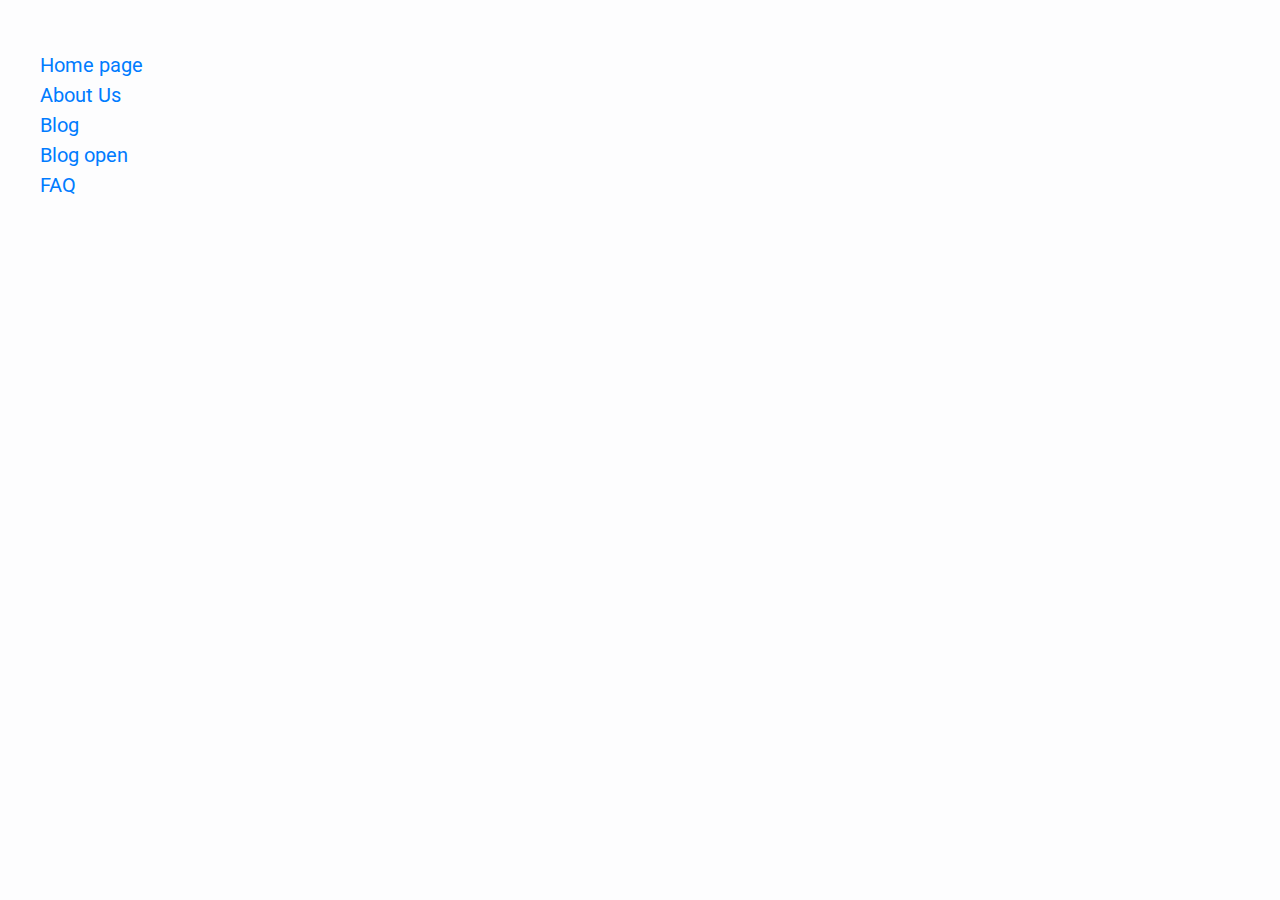
<file: sitemap.html>
<!DOCTYPE html>
<html lang="en">

<head>
    <meta charset="UTF-8">
    <meta name="viewport" content="width=device-width, initial-scale=1.0">
    <meta http-equiv="X-UA-Compatible" content="ie=edge">
    <title>Sitemap</title>
    <!-- google fonts -->
    <link
        href="https://fonts.googleapis.com/css?family=Istok+Web:400,700|Roboto:100,300,400,500,700,900&display=swap&subset=cyrillic"
        rel="stylesheet">
    <!-- style -->
    <link rel="stylesheet" href="css/bootstrap.min.css">
    <link rel="stylesheet" href="css/common.css">
    <link rel="stylesheet" href="css/responsive.css">
</head>

<body>

    <main>
        <ul>
            <li><a target="_blank" href="index.html">Home page</a></li>
            <li><a target="_blank" href="about-us.html">About Us</a></li>
            <li><a target="_blank" href="blog.html">Blog</a></li>
            <li><a target="_blank" href="blog-open.html">Blog open</a></li>
            <li><a target="_blank" href="faq.html">FAQ</a></li>
        </ul>
    </main>

    <style>
        ul {
            list-style-type: none;
        }

        a {
            font-size: 20px;
        }
    </style>











    <script src="js/jquery.min.js"></script>
    <script src="js/bootstrap.min.js"></script>
    <!-- <script src="js/jquery.formstyler.min.js"></script>
    <script src="js/slick.min.js"></script>
    <script src="js/datepicker.min.js"></script> -->
    <script src="js/common.js"></script>

</body>

</html>
</file>
<file: css/common.css>
/* GENRAL */
body {
    margin: 0;
    padding: 0;
    font-family: 'Roboto',
        sans-serif;
    background-color: #FDFDFE;
}

ul.no-style {
    list-style-type: none;
    padding: 0;
    margin: 0;
}

h3 {
    font-weight: 500;
    font-size: 32px;
    line-height: 37px;
    text-align: center;
    color: #FFFFFF;
    font-family: 'Roboto',
        sans-serif;
}

h3.black {
    color: #4F5A61;
}

main {
    margin-top: 64px;
}

a:hover {
    text-decoration: none;
}

.burger {
    display: none;
}


/* -----------------------------------HEADER------------------------------------ */
header.header {
    height: 64px;
    background: #fff;
    position: fixed;
    left: 0;
    top: 0;
    width: 100%;
    display: flex;
    align-items: center;
    justify-content: space-between;
    box-shadow: 0px 4px 20px rgba(0, 0, 0, 0.04);
    z-index: 200;
}


.header__logo {
    width: 225px;
    padding-left: 105px;
}

.header__logo a img {
    max-width: 118px;
}

.header__menu ul li {
    display: inline-block;
    vertical-align: middle;
    height: 64px;
    margin-right: 50px;
}

.header__menu ul li:last-child {
    margin-right: 0;
}

.header__menu ul li a {
    text-decoration: none;
    font-family: 'Istok Web',
        sans-serif;
    font-size: 16px;
    line-height: 23px;
    color: #4F5A61;
    padding: 0 15px;
    height: 100%;
    display: flex;
    align-items: center;
    justify-content: center;
    position: relative;
}

.header__menu ul li a:after {
    height: 4px;
    width: 0;
    position: absolute;
    left: 0;
    right: 0;
    bottom: 0;
    background-color: #5981A6;
    transition: .5s;
    -webkit-transition: .5s;
    -moz-transition: .5s;
    -ms-transition: .5s;
    -o-transition: .5s;
    content: "";
    display: block;
    margin: 0 auto;
}

.header__menu ul li.active a:after {
    width: 100%;
}

.header__menu ul li a:hover:after {
    width: 100%;
}

.header__rightbox {
    width: 225px;
    display: flex;
    justify-content: flex-end;
}

.header__language {
    position: relative;
    display: inline-flex;
    position: relative;
    width: 86px;
    height: 64px;
    background-color: #5981A6;
    cursor: pointer;
    align-items: center;
    justify-content: center;
}

.header__language .header__choosenlang {
    font-size: 16px;
    line-height: 23px;
    color: #FFFFFF;
    font-family: 'Istok Web',
        sans-serif;
    text-transform: uppercase;
    position: relative;
    padding-right: 18px;
}

.header__language .header__choosenlang:after {
    content: "";
    width: 10px;
    height: 10px;
    background-image: url(../image/icons/white-arrow-down.svg);
    background-position: center center;
    background-size: 100%;
    display: inline-block;
    background-repeat: no-repeat;
    position: absolute;
    right: 0;
    top: 50%;
    transform: translateY(-50%);
    -webkit-transform: translateY(-50%);
    -moz-transform: translateY(-50%);
    -ms-transform: translateY(-50%);
    -o-transform: translateY(-50%);
}

.header__language ul {
    position: absolute;
    position: absolute;
    width: 86px;
    background-color: #fff;
    top: 64px;
    display: none;
}

.header__language ul li {
    display: block;
    text-align: center;
}

.header__language ul li a {
    text-decoration: none;
    font-family: 'Istok Web', sans-serif;
    color: #000;
    text-transform: uppercase;
    display: block;
    transition: .3s;
    -webkit-transition: .3s;
    -moz-transition: .3s;
    -ms-transition: .3s;
    -o-transition: .3s;
    padding: 2px 0;
}

.header__language ul li a:hover {
    color: #fff;
    background-color: #5981A6;
}

.header__login a {
    text-decoration: none;
}

.header__login a span {
    font-size: 16px;
    line-height: 23px;
    color: #5981A6;
    font-family: 'Istok Web',
        sans-serif;
    padding-left: 30px;
    background-image: url(../image/icons/login-icon.svg);
    background-position: left top 1px;
    background-repeat: no-repeat;
    background-size: 20px;
}

.header__login {
    width: calc(100% - 86px);
    display: flex;
    align-items: center;
}

/* -----------------------------------HEADER END------------------------------------ */
/* -----------------------------------Choose a Route------------------------------------ */
.choose-route {
    min-height: 432px;
    background: url(../image/road-pic.png) no-repeat center center;
    padding: 95px 0 140px 0;
    background-size: cover;
}

.choose-route h3 {
    margin: 0 0 8px 0;
}

.choose-route .subtitle {
    font-size: 20px;
    line-height: 29px;
    text-align: center;
    color: #FFFFFF;
    font-family: 'Istok Web',
        sans-serif;
    margin: 0 0 56px 0;
}

.route__row {
    display: -ms-flexbox;
    display: flex;
    -ms-flex-wrap: wrap;
    flex-wrap: wrap;
    margin-right: -8px;
    margin-left: -8px;
}

.route__from,
.route__to,
.route__departure,
.route__btn {
    position: relative;
    width: 100%;
    padding-right: 8px;
    padding-left: 8px;
}

.route__departure {
    -ms-flex: 0 0 17.4%;
    flex: 0 0 17.4%;
    max-width: 17.4%;
}

.route__from {
    -ms-flex: 0 0 21.7%;
    flex: 0 0 21.7%;
    max-width: 21.7%;
}

.route__to {
    -ms-flex: 0 0 21.7%;
    flex: 0 0 21.7%;
    max-width: 21.7%;
}

.route__fromcont,
.route__tocont,
.route__departurecont {
    background-color: #fff;
    border-radius: 4px;
    height: 64px;
    padding: 10px 0 0 0;
}

.route__departurecont {
    padding: 0;
}

.route__title {
    color: #9AA4B0;
    font-size: 12px;
    line-height: 17px;
    letter-spacing: 0.05em;
    font-family: 'Istok Web',
        sans-serif;
    margin: 0;
    padding-left: 24px;
}

.transparentselect {
    width: 100%;
}

.transparentselect .jq-selectbox__select {
    padding: 0;
    width: 100%;
    height: 32px;
    border: none;
    background: #fff;
    box-shadow: none;
    font: 18px/26px 'Istok Web',
        sans-serif;
    color: #4F5A61;
    text-shadow: none;
    padding: 0 24px;
}

.transparentselect .jq-selectbox__trigger {
    display: none;
}

.transparentselect.jq-selectbox.focused .jq-selectbox__select {
    border: none;
}

.transparentselect .jq-selectbox__dropdown {
    margin-top: 6px;
}

.route__calicblock {
    display: inline-block;
    width: 48px;
    height: 100%;
    background: url(../image/icons/calendar.svg) no-repeat center center;
    border-right: 1px solid #9AA4B0;
    vertical-align: top;
}

.route__calblock {
    padding-top: 10px;
}

.route__calblock {
    display: inline-block;
    width: calc(100% - 52px);
    height: 100%;
    vertical-align: top;
}

.route__calblock .route__title {
    padding-left: 10px;
}

.route__btn {
    -ms-flex: 0 0 21.8%;
    flex: 0 0 21.8%;
    max-width: 21.8%;
}

.route__btn input {
    font-weight: 500;
    font-size: 18px;
    line-height: 21px;
    text-align: center;
    letter-spacing: 0.03em;
    color: #FFFFFF;
    background: #5981A6;
    border-radius: 4px;
    -webkit-border-radius: 4px;
    -moz-border-radius: 4px;
    -ms-border-radius: 4px;
    -o-border-radius: 4px;
    width: 100%;
    border: none;
    outline: none;
    height: 64px;
}

.datepicker-here {
    outline: none;
    max-width: 100%;
    border: none;
    padding-left: 10px;
}

.datepicker-here {
    font-size: 18px;
    line-height: 26px;
    color: #4F5A61;
    font-family: 'Istok Web',
        sans-serif;
}

/* -----------------------------------Choose a Route- END----------------------------------- */

/* Популярные направления */
.poproutes {
    padding: 48px 0;
}

.poproutes h3 {
    margin-bottom: 48px;
}

.poproute {
    width: 100%;
    background-color: #fff;
    box-shadow: 0px 0px 12px rgba(0, 0, 0, 0.08);
    height: 90px;
    border-radius: 8px;
    position: relative;
    margin-bottom: 20px;
}

.poproute:after {
    content: "";
    width: 16px;
    height: 16px;
    border-radius: 50%;
    -webkit-border-radius: 50%;
    -moz-border-radius: 50%;
    -ms-border-radius: 50%;
    -o-border-radius: 50%;
    display: inline-block;
    background-color: #fff;
    position: absolute;
    right: 60px;
    bottom: -8px;
    box-shadow: inset 0 10px 10px #f7f7f7;
}

.poproute::before {
    content: "";
    width: 16px;
    height: 16px;
    border-radius: 50%;
    -webkit-border-radius: 50%;
    -moz-border-radius: 50%;
    -ms-border-radius: 50%;
    -o-border-radius: 50%;
    display: inline-block;
    background-color: #fff;
    position: absolute;
    right: 60px;
    top: -8px;
    box-shadow: inset 0 -10px 10px #f7f7f7;
}

.poproute__leftroute {
    width: calc(100% - 73px);
    display: inline-block;
    height: 100%;
    vertical-align: top;
    padding: 24px;
    overflow: hidden;
}

.poproute__rightprice {
    width: 68.5px;
    height: 100%;
    vertical-align: top;
    display: inline-flex;
    align-items: center;
    justify-content: center;
    border-left: 1px dashed #DBE3ED;
}

.poproute__rightprice p {
    margin: 0;
    font-size: 22px;
    line-height: 26px;
    text-align: center;
    color: #5981A6;
    font-family: 'Istok Web',
        sans-serif;
}

.poproute__rightprice p span {
    display: block;
    font-size: 12px;
    line-height: 17px;
    text-align: center;
    letter-spacing: 0.05em;
    text-transform: uppercase;
}

.poproute__from,
.poproute__to,
.poproute__image {
    display: inline-block;
    vertical-align: top;
}

.poproute__image {
    margin: 0 6px;
}

.poproute__city {
    font-size: 18px;
    line-height: 26px;
    color: #4F5A61;
    font-family: 'Istok Web',
        sans-serif;
    display: block;
}

.poproute__subtitle {
    font-size: 12px;
    line-height: 17px;
    letter-spacing: 0.05em;
    color: #9AA4B0;
    font-family: 'Istok Web',
        sans-serif;
    display: block;
}

.allroutes-link {
    text-align: right;
    margin-top: 20px;
}

.allroutes-link a {
    font-size: 18px;
    line-height: 26px;
    color: #5981A6;
    font-family: 'Istok Web',
        sans-serif;
    position: relative;
    padding-right: 4px;
}

.allroutes-link a:before {
    content: "";
    position: absolute;
    right: 0;
    top: 0;
    display: inline-block;
    height: 1px;
    width: 24px;
    background-color: #5981A6;
}

/* Популярные направления end */
/* Что говорят наши клиенты */
.reviews {
    padding: 48px 0 48px 0;
}

.reviews h3 {
    margin-bottom: 48px;
}

.slick-slide {
    outline: none;
}

.reviews__slide>img {
    display: block;
    margin: 0 auto 38px;
    max-width: 44px;
}

.reviews__slide .review__descr {
    font-size: 18px;
    line-height: 26px;
    text-align: center;
    font-family: 'Istok Web',
        sans-serif;
    color: #6F7B82;
    max-width: 330px;
    margin: 0 auto 24px;
}

.review__rating {
    display: flex;
    max-width: 133px;
    align-items: center;
    justify-content: space-between;
    margin: 0 auto 4px;
}

.review__name {
    margin: 0 0 4px 0;
    font-size: 22px;
    line-height: 32px;
    text-align: center;
    color: #6F7B82;
    font-family: 'Istok Web',
        sans-serif;
}

.review__date {
    font-size: 12px;
    line-height: 17px;
    text-align: center;
    letter-spacing: 0.05em;
    color: #6F7B82;
    font-family: 'Istok Web',
        sans-serif;
    margin: 0;
}

.reviews-slider .slick-dots {
    list-style-type: none;
    padding: 0;
    margin: 70px 0 0 0;
    display: block;
    text-align: center;
    height: 8px;
}

.reviews-slider .slick-dots li {
    display: inline-block;
    margin: 0 4px;
}

.reviews-slider .slick-dots li button {
    padding: 0;
    outline: none;
    -moz-user-select: none;
    -ms-user-select: none;
    -o-user-select: none;
    -webkit-user-select: none;
    color: transparent;
    border: none;
    width: 8px;
    height: 8px;
    background: #5981A6;
    border-radius: 5px;
    -webkit-border-radius: 5px;
    -moz-border-radius: 5px;
    -ms-border-radius: 5px;
    -o-border-radius: 5px;
    transition: .3s;
    -webkit-transition: .3s;
    -moz-transition: .3s;
    -ms-transition: .3s;
    -o-transition: .3s;
    display: inline-block;
    overflow: hidden;
}

.reviews-slider .slick-dots li.slick-active button {
    width: 24px;
}

/* Что говорят наши клиенты END */

/* На автобусе по Украине и Европе */

.subscribe {
    padding: 48px 0 88px 0;
    background: #FDFDFE;
}

.subscribe h3 {
    margin-bottom: 48px;
}

.subscribe__textblock {
    margin-bottom: 88px;
}

.subscribe__textblock p {
    font-size: 18px;
    line-height: 26px;
    color: #6F7B82;
    margin: 0 0 16px 0;
    font-family: 'Istok Web',
        sans-serif;
}

.subscribe__textblock p:last-child {
    margin-bottom: 0;
}

.subscribebox {
    box-shadow: 0px 4px 20px rgba(0, 0, 0, 0.08);
    border-radius: 20px;
    overflow: hidden;
}

.subscribebox__leftblock {
    background-color: #fff;
    padding: 56px 88px 64px 106px;
    border-radius: 20px 0 0 20px;
    -webkit-border-radius: 20px 0 0 20px;
    -moz-border-radius: 20px 0 0 20px;
    -ms-border-radius: 20px 0 0 20px;
    -o-border-radius: 20px 0 0 20px;
}

.subscribebox__leftblock .title {
    font-weight: 500;
    font-size: 32px;
    line-height: 37px;
    color: #4F5A61;
    margin: 0 0 8px 0;
}

.subscribebox__leftblock .descr {
    margin: 0 0 32px 0;
    font-size: 18px;
    line-height: 26px;
    color: #6F7B82;
    font-family: 'Istok Web',
        sans-serif;
}

.subscribebox__leftblock form {
    max-width: 500px;
    width: 100%;
    position: relative;
}

.subscribebox__leftblock form input[type="email"] {
    height: 56px;
    border: 1px solid #9AA4B0;
    box-sizing: border-box;
    border-radius: 4px;
    width: 100%;
    outline: none;
    padding-left: 24px;
    padding-right: 185px;
}

.subscribebox__leftblock form input[type="submit"] {
    height: 56px;
    position: absolute;
    right: 0;
    top: 0;
    width: 182px;
    border: none;
    outline: none;
    text-align: center;
    letter-spacing: 0.03em;
    color: #FFFFFF;
    font-weight: 500;
    font-size: 18px;
    line-height: 21px;
    background: #5981A6;
    border-radius: 0px 4px 4px 0px;
}

.subscribebox__rightblock {
    height: 100%;
    background-color: #5981A6;
    background-image: url(../image/icons/mail.svg);
    background-repeat: no-repeat;
    background-position: center center;
    border-radius: 0 20px 20px 0;
    -webkit-border-radius: 0 20px 20px 0;
    -moz-border-radius: 0 20px 20px 0;
    -ms-border-radius: 0 20px 20px 0;
    -o-border-radius: 0 20px 20px 0;
}

.subscribebox__rightblock:after {
    content: "";
    display: inline-block;
    width: 0;
    height: 0;
    border-top: 25px solid transparent;
    border-right: 24px solid #5981A6;
    border-bottom: 25px solid transparent;
    position: absolute;
    left: -23px;
    top: 50%;
    transform: translateY(-50%);
}

/* На автобусе по Украине и Европе END */

/* FOOTER */
footer.footer {
    background-color: #242C30;
    padding: 48px 0 32px 0;
}

.footer__leftbox .logo-footer img {
    max-width: 147px;
}

.footer__leftbox .logo-footer {
    display: inline-block;
    margin-bottom: 32px;
}

.footer__leftbox ul {
    list-style-type: none;
    padding: 0;
    margin: 0 0 24px 0;
}

.footer__leftbox ul li:not(:last-child) {
    margin-bottom: 7px;
}

.footer__leftbox ul li:last-child {
    margin-top: 24px;
}

.footer__leftbox ul li:last-child a:nth-child(1) {
    margin-right: 24px;
}

.footer__leftbox ul li a {
    font-size: 18px;
    line-height: 26px;
    font-family: 'Istok Web', sans-serif;
    color: #9AA4B0;
    transition: .3s;
    -webkit-transition: .3s;
    -moz-transition: .3s;
    -ms-transition: .3s;
    -o-transition: .3s;
}

.footer__leftbox ul li a:hover {
    color: #fff;
}

.footer__list {
    font-family: 'Istok Web',
        sans-serif;
    padding-top: 16px;
}

.footer__list .title {
    font-size: 20px;
    line-height: 29px;
    color: #FFFFFF;
    margin: 0 0 16px 0;
}

.footer__list ul {
    list-style-type: none;
    padding: 0;
    margin: 0;
}

.footer__list ul li {
    margin-bottom: 8px;
}

.footer__list ul li a {
    font-size: 18px;
    line-height: 26px;
    color: #9AA4B0;
}

.footer__card {
    margin-top: 30px;
    margin-bottom: 24px;
    display: flex;
    justify-content: space-between;
}

.foot-resived {
    font-size: 12px;
    line-height: 17px;
    letter-spacing: 0.05em;
    color: #9AA4B0;
    margin: 0;
}

.footer__card img {
    max-width: 40px;
}

/* FOOTER END  */

.readall,
.header__rightbox.showphone {
    display: none;
}

.poproute__from,
.poproute__to {
    /* max-width: 100px; */
    overflow: hidden;
}

.poproute {
    display: flex;
    height: auto;
}

.poproute>a {
    width: 100%;
}

/* ABOUT US ============================================================ */
.aboutus-content {
    padding: 48px 0 40px 0;
}

.aboutus-content h3 {
    margin-bottom: 32px;
}

.abus-section .title {
    margin: 0 0 24px 0;
    font-size: 22px;
    line-height: 26px;
    color: #4F5A61;
}

.abus-section p:not(.title) {
    font-size: 18px;
    line-height: 26px;
    font-family: 'Istok Web',
        sans-serif;
    color: #6F7B82;
    margin: 0 0 24px 0;
}

.abus-section>img {
    width: 100%;
    margin: 24px 0 48px 0;
}

.twopic {
    margin-top: 48px;
}

.twopic img {
    width: 100%;
}

/* ABOUT US END ============================================================ */

/* BLOG ============================================================ */
.blogpage,
.general {
    padding: 48px 0 40px 0
}

.blogpage h3 {
    margin-bottom: 32px;
}

.blogbox__pic {
    height: 262px;
    overflow: hidden;
}

.blogbox__pic img {
    width: 100%;
    height: 100%;
    object-fit: cover;
    transition: .8s;
    -webkit-transition: .8s;
    -moz-transition: .8s;
    -ms-transition: .8s;
    -o-transition: .8s;
}

.blogbox:hover .blogbox__pic img {
    transform: scale(1.05);
    -webkit-transform: scale(1.05);
    -moz-transform: scale(1.05);
    -ms-transform: scale(1.05);
    -o-transform: scale(1.05);
}

.blogbox a {
    text-decoration: none;
}

.blogbox__descr {
    padding: 24px 0 0 0;
}

.blogbox__descr .title {
    font-size: 22px;
    line-height: 140%;
    color: #4F5A61;
    margin: 0 0 16px 0;
}

.blogbox__descr .description {
    font-size: 18px;
    line-height: 26px;
    color: #6F7B82;
    font-family: 'Istok Web',
        sans-serif;
    margin: 0 0 16px 0;
}

.blogbox__descr .date {
    margin: 0;
    font-size: 16px;
    line-height: 23px;
    color: #9AA4B0;
}

.blogbox {
    margin-bottom: 56px;
}

.paginationbox {
    margin-top: 32px;
    margin-bottom: 48px;
}

.paginationbox ul {
    list-style-type: none;
    padding: 0;
    margin: 0;
    text-align: center;
}

.paginationbox ul li {
    display: inline-block;
    margin: 0 8px;
}

.paginationbox ul li a {
    display: inline-flex;
    align-items: center;
    justify-content: center;
    width: 31px;
    height: 31px;
    border-radius: 16px;
    -webkit-border-radius: 16px;
    -moz-border-radius: 16px;
    -ms-border-radius: 16px;
    -o-border-radius: 16px;
    font-size: 16px;
    line-height: 23px;
    color: #5981A6;
    font-family: 'Istok Web', sans-serif;
    border: 1px solid #5981A6;
    box-sizing: border-box;
    transition: .3s;
    -webkit-transition: .3s;
    -moz-transition: .3s;
    -ms-transition: .3s;
    -o-transition: .3s;
}

.paginationbox ul li.active a {
    width: 56px;
    color: #fff;
    font-size: 18px;
    line-height: 26px;
    background: #5981A6;
}

.paginationbox ul li a:hover {
    background: #5981A6;
    color: #fff;
}

/* BLOG END ============================================================ */
/* BLOG OPEN ============================================================== */
.blogopen .topsect {
    height: 710px;
    position: relative;
    overflow: hidden;
    max-height: calc(100vh - 64px);
}

.blogopen .topsect img {
    width: 100%;
    height: 100%;
    object-fit: cover;
}

.blogopen__toptext {
    max-width: 809px;
    position: absolute;
    left: 136px;
    bottom: 32px;
}

.blogopen__toptext .title {
    font-size: 38px;
    line-height: 140%;
    color: #FFFFFF;
    margin: 0 0 24px 0;
}

.blogopen__toptext .date {
    margin: 0;
    ont-size: 20px;
    line-height: 29px;
    letter-spacing: 0.1em;
    color: #FFFFFF;
    font-family: 'Istok Web',
        sans-serif;
}

.blogopen__textsect {
    padding: 48px 0 64px 0;
}

.blogopen__textsect p:not(.blogopen__title) {
    font-size: 18px;
    line-height: 26px;
    font-family: 'Istok Web',
        sans-serif;
    color: #6F7B82;
    margin-bottom: 24px;
}

.blogopen__title {
    font-size: 22px;
    line-height: 26px;
    text-transform: uppercase;
    color: #4F5A61;
    margin: 56px 0 24px 0;
}

.blogopen__textsect .col-lg-10>img {
    width: 100%;
    margin: 32px 0 0 0;
}

/* BLOG OPEN ============================================================== */
/* FAQ===================================================================== */
.faq h3 {
    margin-bottom: 48px;
}

.faqaccordeon__box {
    background-color: #fff;
    height: 94px;
    /* box-shadow: 0px 4px 20px rgba(0, 0, 0, 0.08); */
    border-radius: 8px;
    display: flex;
}

.faqaccordeon__title {
    height: 100%;
    width: calc(100% - 94px);
    padding: 16px 32px;
    display: flex;
    align-items: center;
}

.faqaccordeon__title p {
    font-size: 22px;
    line-height: 140%;
    color: #4F5A61;
    margin: 0;
}

.faqaccordeon__btn {
    width: 94px;
    border-left: 1px solid #DBE3ED;
    height: 100%;
    display: flex;
    align-items: center;
    justify-content: center;
    cursor: pointer;
    position: relative;
}

.faqaccordeon__btn span {
    border-radius: 50%;
    -webkit-border-radius: 50%;
    -moz-border-radius: 50%;
    -ms-border-radius: 50%;
    -o-border-radius: 50%;
    display: inline-block;
    width: 40px;
    height: 40px;
    background-image: url(../image/icons/plus.svg);
    background-size: 100% 100%;
}

.faqaccordeon__boxbott {
    padding: 40px 32px;
    background: #F9F9F9;
    border-radius: 0px 0px 8px 8px;
    overflow: hidden;
    display: none;
}

.faqaccordeon__boxbott p {
    font-size: 18px;
    line-height: 26px;
    color: #6F7B82;
    margin: 0;
}

.faqaccordeon {
    box-shadow: 0px 4px 20px rgba(0, 0, 0, 0.08);
    border-radius: 8px;
    -webkit-border-radius: 8px;
    -moz-border-radius: 8px;
    -ms-border-radius: 8px;
    -o-border-radius: 8px;
    overflow: hidden;
}

.faqaccordeon__btn:after {
    content: "";
    width: 32px;
    height: 16px;
    background-image: url(../image/trigger.png);
    background-size: 100%;
    position: absolute;
    bottom: -3px;
    display: none;
}

.faqaccordeon__btn.showaft span {
    background-image: url(../image/icons/minus.svg);
}

.faqaccordeon__btn.showaft:after {
    display: inline-block;
}

.faqaccordeon {
    margin-bottom: 30px;
}

main {
    min-height: calc(100vh - 373px);
}

/* FAQ END===================================================================== */

/* DIRECTION ==================================================================== */
.direction h3 {
    margin-bottom: 32px;
}

.bluebutton {
    font-weight: 500;
    font-size: 18px;
    line-height: 21px;
    text-align: center;
    letter-spacing: 0.03em;
    color: #FFFFFF;
    width: 394px;
    height: 64px;
    display: flex;
    align-items: center;
    justify-content: center;
    background: #5981A6;
    border-radius: 4px;
    margin: 0 auto;
}

.direction__content {
    padding-top: 40px;
}

.direction__map {
    margin-bottom: 32px;
    width: 100%;
}

.direction__content p {
    font-size: 18px;
    line-height: 26px;
    color: #6F7B82;
    font-family: 'Istok Web',
        sans-serif;
}

.direction__box {
    background: #FFFFFF;
    box-shadow: 0px 4px 20px rgba(0, 0, 0, 0.08);
    border-radius: 20px;
    padding: 32px 32px 48px 32px;
    font-family: 'Istok Web',
        sans-serif;
}

.direction__box .title {
    font-size: 28px;
    line-height: 40px;
    color: #4F5A61;
    margin: 0;
}

.direction__box .time {
    font-size: 16px;
    line-height: 23px;
    letter-spacing: 0.05em;
    color: #9AA4B0;
    border-radius: 8px;
}

.direction__box-route {
    margin-top: 16px;
    display: -ms-flexbox;
    display: flex;
    -ms-flex-wrap: wrap;
    flex-wrap: wrap;
}

.direction__pic {
    width: 24px;
    display: inline-block;
}

.direction__row {
    display: inline-flex;
    width: calc(100% - 30px);
    margin-bottom: 24px;
    position: relative;
}

.direction__times {
    display: inline-block;
    width: 140px;
    padding-left: 24px;
    padding-right: 5px;
    min-width: 140px;
}

.direction__descr {
    display: inline-block;
    width: calc(100% - 140px);
    padding-top: 7px;
}

.direction__box .direction__times.big .time {
    font-size: 28px;
    line-height: 40px;
    color: #4F5A61;
    margin: 0;
}

.direction__box .direction__times.big .city {
    font-size: 18px;
    line-height: 26px;
    color: #4F5A61;
    margin: -5px 0 0 0;
}

.direction__descr p {
    font-size: 14px;
    line-height: 20px;
    color: #9AA4B0;
    border-radius: 8px;
    margin: 0;
}

.direction__rows {
    padding: 0;
}

.direction__box .direction__times .time {
    font-size: 14px;
    line-height: 20px;
    color: #4F5A61;
    border-radius: 8px;
    margin: 0;
}

.direction__box .direction__times .city {
    margin: 0;
    font-size: 14px;
    line-height: 20px;
    color: #4F5A61;
}

.direction__picbox {
    height: 100%;
    position: relative;
    display: flex;
    align-items: center;
    justify-content: center;
}

.topmark {
    top: 0;
    position: absolute;
}

.bottroute {
    bottom: 0;
    position: absolute;
}

.direction__times.big .time::before {
    content: "";
    display: inline-block;
    width: 16px;
    height: 20px;
    background-repeat: no-repeat;
    background-size: 100%;
    position: absolute;
    left: -19px;
    background-color: #fff;
}

.direction__times.big .time.start::before {
    background-image: url(../image/icons/routemark.svg);
    top: 7px;
}

.direction__times.big .time.end::before {
    background-image: url(../image/icons/routemarkcheck.svg);
    top: 7px;
}

.direction__box .direction__times .time.in-between::before {
    content: "";
    display: inline-block;
    width: 6px;
    height: 6px;
    background-image: url(../image/icons/routedot.svg);
    position: absolute;
    top: 5px;
    left: -14px;
    background-color: #fff;
}

.linedash {
    left: 1px;
    position: relative;
    width: 1px;
    height: 100%;
    border-left: 1px dashed #9AA4B0;
    height: calc(100% - 24px);
}

.direction__rows.col .direction__row:last-child {
    margin-bottom: 0;
}

.direction__content {
    padding-bottom: 48px;
    border-bottom: 1px solid #DBE3ED;
}

.direction__video {
    height: 474px;
}


.direction__gall {
    padding: 48px 0;
}

.direction__gall .picboxlitt {
    height: 155px;
}

.direction__gall .picboxbig {
    height: 289px;
}

.videoWrapper {
    position: absolute;
    padding-top: 25px;
    width: 100%;
    height: 100%;
    min-width: 100%;
}

.videoWrapper iframe {
    width: 100%;
    height: 100%;
}

.video_overlay {
    position: absolute;
    width: 100%;
    height: 100%;
}

#play-video {
    z-index: 10;
}

.video_overlay video {
    width: 100%;
    height: auto;
}

.videoWrapper iframe {
    position: absolute;
    top: 0;
    left: 0;
    width: 100%;
    height: 100%;
}

/* =   */
/* .videoWrapper {
    position: absolute;
    padding-top: 25px;
    width: 100%;
    height: 100%;
    min-width: 100%;
}

.videoWrapper iframe {
    width: 100%;
    height: 100%;
}

.video_overlay {
    position: absolute;
    width: 100%;
    height: 100%;
}

#play-video {
    z-index: 10;
}

.video_overlay video {
    width: 100%;
    height: auto;
} */

.videoWrapper iframe {
    position: absolute;
    top: 0;
    left: 0;
    width: 100%;
    height: 100%;
}

.direction__video {
    position: relative;
}

.picboxlitt {
    height: 155px;
    margin-bottom: 30px;
}

.picboxlitt img,
.picboxbig img {
    width: 100%;
    height: 100%;
    object-fit: cover;
}

.picboxbig {
    height: 289px;
}

.general.direction {
    padding-bottom: 0;
}

.reviews.direction-sl {
    background-image: url(../image/slbg.png);
    background-size: cover;
    background-position: center center;
    background-color: #fff;
}

.direction-fromtext {
    font-size: 22px;
    line-height: 26px;
    text-align: center;
    color: #4F5A61;
    margin: 0 0 32px 0;
}

.poproutes.dirct .row:not(:last-child) {
    margin-bottom: 42px;
}


/* DIRECTION END ==================================================================== */


/* font-family: 'Istok Web',
sans-serif;
font-family: 'Roboto',
sans-serif; */

/* hovers */
.header__language,
.route__btn input,
.allroutes-link a:before,
.allroutes-link a,
.poproute__rightprice p,
.poproute__subtitle,
.subscribebox__leftblock form input[type="submit"],
.footer__list ul li a,
.bluebutton {
    transition: .5s;
    -webkit-transition: .5s;
    -moz-transition: .5s;
    -ms-transition: .5s;
    -o-transition: .5s;
}

.header__language:hover,
.route__btn input:hover,
.subscribebox__leftblock form input[type="submit"]:hover,
.bluebutton:hover {
    background-color: #73a3cf;
}

.allroutes-link a:hover,
.poproute:hover .poproute__rightprice p {
    color: #73a3cf;
}

.poproute:hover .poproute__subtitle {
    color: #000;
}

.footer__list ul li a:hover,
.bluebutton:hover {
    color: #fff;
}

.allroutes-link a:hover:before {
    width: 100%;
    background-color: #73a3cf;
}
</file>
<file: css/responsive.css>
@media (min-width: 1200px) {
    .container {
        max-width: 1270px;
    }
}

@media(max-width:1441.8px) {
    .header__menu ul li {
        margin-right: 10px;
    }

    .header__logo {
        padding-left: 50px;
    }

    header.header,
    .header__menu ul li,
    .header__language {
        height: 50px;
    }

    main {
        margin-top: 50px;
    }

    .header__language ul {
        top: 50px;
    }

    .poproute__from,
    .poproute__to {
        overflow: hidden;
    }

    .blogopen .topsect {
        max-height: calc(100vh - 50px);
    }

    .faqaccordeon__title p {
        font-size: 20px;
    }

}

@media(max-width:1199.8px) {
    .header__menu ul li a {
        padding: 0 5px;
    }

    .header__logo {
        width: 180px;
    }

    .header__language,
    .header__language ul {
        width: 60px;
    }

    .header__language .header__choosenlang {
        padding-right: 15px;
    }

    .header__login {
        width: calc(100% - 66px);
    }

    .header__rightbox {
        width: 150px;
        min-width: 150px;
    }

    .header__menu ul li {
        margin-right: 14px;
    }

    .route__calicblock {
        width: 40px;
    }

    .route__calblock {
        width: calc(100% - 45px);
    }

    .datepicker-here {
        font-size: 16px;
    }

    .datepicker-here,
    .route__calblock .route__title {
        padding-left: 5px;
    }

    .review__rating {
        width: 120px;
    }

    .review__name {
        font-size: 20px;
        line-height: 30px;
    }

    .reviews__slide>img {
        max-width: 30px;
    }

    .reviews__slide>img {
        margin-bottom: 20px;
    }

    .subscribebox__leftblock {
        padding: 40px 60px;
    }

    .poproute__from,
    .poproute__to {
        overflow: hidden;
    }

    .blogbox__pic {
        height: 200px;
    }

    .blogbox__descr {
        padding-top: 16px;
    }

    .blogopen__title {
        margin: 40px 0 16px 0;
    }

    .faqaccordeon__title p {
        font-size: 18px;
    }

    .direction__box .title,
    .direction__box .direction__times.big .time {
        font-size: 24px;
        line-height: 34px;
    }

    .direction__times {
        padding-left: 10px;
    }

    .direction__times {
        width: 100px;
        min-width: 100px;
    }

    .direction__box .direction__times.big .city {
        word-break: break-all;
    }

    .direction__descr {
        width: calc(100% - 100px);
    }

    .direction__row {
        width: 100%;
    }

    .direction__gall .picboxlitt {
        height: 115px;
    }

    .direction__video {
        height: 380px;
    }

    .direction__gall .picboxbig {
        height: 235px;
    }





    /* fonts */
    .reviews__slide .review__descr,
    .subscribe__textblock p,
    .subscribebox__leftblock .descr,
    .footer__list ul li a,
    .footer__leftbox ul li a,
    .poproute__city,
    .abus-section p:not(.title),
    .blogbox__descr .description,
    .blogopen__textsect p:not(.blogopen__title),
    .faqaccordeon__boxbott p,
    .direction__content p,
    .direction__box .direction__times.big .city {
        font-size: 16px;
        line-height: 23px;
    }

    .blogbox__descr .title,
    .blogopen__title {
        font-size: 18px;
        line-height: 130%;
    }

    .direction__descr p {
        font-size: 14px;
        line-height: 20px;
    }

    /* m */
    .subscribe h3 {
        margin-bottom: 30px;
    }
}

@media(max-width:991.8px) {

    .route__from,
    .route__to {
        -ms-flex: 0 0 50%;
        flex: 0 0 50%;
        max-width: 50%;
        margin-bottom: 16px;
    }

    .route__departure,
    .route__departure,
    .route__btn {
        -ms-flex: 0 0 33.3333%;
        flex: 0 0 33.3333%;
        max-width: 33.3333%;
    }

    .header__logo {
        padding-left: 20px;
    }

    .header__menu {
        display: none;
    }

    .header__logo a img {
        max-width: 100px;
    }

    .subscribebox__rightblock {
        background-size: 100px;
    }

    .subscribebox__leftblock form input[type="submit"] {
        font-size: 14px;
    }

    .subscribebox__leftblock form input[type="email"],
    .subscribebox__leftblock form input[type="submit"] {
        height: 46px;
    }

    .subscribebox__leftblock form input[type="submit"] {
        width: 150px;
    }

    .header__login {
        display: none;
    }


    .burger {
        margin: 0;
        display: inline-block;
        width: 32px;
        height: 32px;
        position: absolute;
        right: 76px;
        top: 18px;
    }

    .burger span,
    .burger span:before,
    .burger span:after {
        display: block;
        width: 100%;
        height: 3px;
        background: #5981A6;
        transition: all 0.5s;
        backface-visibility: hidden;
    }

    .burger span {
        position: relative;
        margin: 6px 0 0;
    }

    .burger span:before,
    .burger span:after {
        position: absolute;
        content: "";
    }

    .burger span:before {
        top: -9px;
    }

    .burger span:after {
        top: 9px;
    }

    .burger1.selected span:before {
        transform: translate(0px, 9px) rotate(-45deg);
        -webkit-transform: translate(0px, 9px) rotate(-45deg);
        -moz-transform: translate(0px, 9px) rotate(-45deg);
        -ms-transform: translate(0px, 9px) rotate(-45deg);
        -o-transform: translate(0px, 9px) rotate(-45deg);
    }

    .burger1.selected span:after {
        transform: translate(0px, -9px) rotate(45deg);
        -webkit-transform: translate(0px, -9px) rotate(45deg);
        -moz-transform: translate(0px, -9px) rotate(45deg);
        -ms-transform: translate(0px, -9px) rotate(45deg);
        -o-transform: translate(0px, -9px) rotate(45deg);
    }

    .burger1.selected span {
        background: transparent;
    }

    .header__menu ul li a:hover:after {
        display: none;
    }

    .header__menu ul li.active a:after {
        height: 2px;
        width: 39px;
        left: 0;
        right: initial;
        bottom: -2px;
    }

    .header__menu {
        display: block;
        position: absolute;
        right: -360px;
        top: 50px;
        background-color: #fff;
        box-shadow: inset 0 -1px 6px #e3e3e3;
        max-width: 358px;
        padding: 49px 40px 0 64px;
        width: 100%;
        transition: .5s;
        -webkit-transition: .5s;
        -moz-transition: .5s;
        -ms-transition: .5s;
        -o-transition: .5s;
    }

    .header__menu.showmenu {
        right: 0px;
        border-radius: 0 0 0 16px;
    }

    .header__menu ul li {
        margin: 0 0 24px 0;
        display: block;
        text-align: left;
        height: auto;
    }

    .header__menu ul li a {
        padding: 0;
        text-align: left;
        display: block;
    }

    .header__menu nav {
        padding-bottom: 32px;
    }

    .header__rightbox.showphone {
        display: block;
        width: 100%;
        max-width: 100%;
        padding: 40px 0;
        position: relative;
    }

    .header__rightbox.showphone:before {
        content: "";
        display: block;
        background-color: #DBE3ED;
        height: 1px;
        width: calc(100% + 104px);
        left: -64px;
        top: 0;
        position: absolute;
    }

    .header__rightbox.showphone .header__login {
        display: block;
        width: 100%;
        max-width: 100%;
    }

    .poproute__from,
    .poproute__to {
        overflow: hidden;
    }

    .blogopen__toptext {
        left: 50px;
    }

    .blogopen .topsect {
        height: 500px;
    }

    .direction__video {
        margin-bottom: 30px;
    }

    .direction__gall .picboxlitt {
        height: auto;
    }

    .direction__gall .picboxbig {
        height: auto;
    }





    /* 991 */
    /* fz */
    .subscribebox__leftblock .title {
        font-size: 28px;
    }
}

@media(max-width: 767.8px) {
    .header__language .header__choosenlang {
        font-size: 14px;
        line-height: 20px;
    }

    .reviews__slide {
        padding: 0 10px;
    }

    .poproute__from,
    .poproute__to {
        /* max-width: initial; */
        overflow: hidden;
    }

    .footer__leftbox {
        text-align: center;
    }

    footer.footer {
        padding: 32px 0 24px 0;
    }

    .footer__leftbox .logo-footer {
        margin-bottom: 48px;
    }

    .footer__leftbox ul li a {
        font-size: 18px;
        line-height: 26px;
    }

    .footer__leftbox ul li:last-child {
        margin-top: 40px;
    }

    .footer__leftbox ul {
        margin-bottom: 40px;
    }

    footer.footer .col-xl-2.col-lg-2.col-md-3 {
        border-top: 1px solid #4F5A61;
    }

    .footer__card {
        margin-top: 8px;
        margin-bottom: 0;
    }

    .footer__card {
        display: inline-flex;
        width: 66%;
        vertical-align: middle;
        padding-right: 17%;
        margin-top: 0;

    }

    .foot-resived {
        display: inline-block;
        vertical-align: middle;
        width: 32%;
        font-size: 10px;
        line-height: 14px;
    }

    .phone-hide {
        display: none;
    }

    .blogopen__toptext .title {
        font-size: 32px;
    }
}

@media(max-width: 575.8px) {
    .header__logo {
        padding-left: 17px;
    }

    .header__language,
    .header__language ul {
        width: 64px;
    }

    .choose-route {
        padding: 24px 0 41px 0;
        height: auto;
    }

    .choose-route h3 {
        margin-bottom: 4px;
    }

    .choose-route .subtitle {
        font-size: 16px;
        line-height: 23px;
        margin-bottom: 15px;
    }

    .route__from,
    .route__to,
    .route__btn {
        -ms-flex: 0 0 100%;
        flex: 0 0 100%;
        max-width: 100%;
        margin-bottom: 24px;
    }

    .route__departure,
    .route__departure {
        -ms-flex: 0 0 100%;
        flex: 0 0 100%;
        max-width: 100%;
        margin-bottom: 24px;
    }

    .poproutes {
        padding: 32px 0;
    }

    .poproutes h3 {
        margin-bottom: 32px;
    }

    .poproute {
        margin-bottom: 16px;
    }

    .poproute__rightprice p {
        font-size: 20px;
        line-height: 29px;
    }



    .reviews__slide>img {
        width: 40px;
        margin-bottom: 24px;
    }

    .review__rating {
        margin-bottom: 8px;
    }

    .reviews-slider .slick-dots {
        margin-top: 32px;
    }

    .subscribe__textblock p:not(:last-child) {
        margin-bottom: 24px;
    }

    .subscribe__textblock p:nth-child(n+3) {
        display: none;
    }

    .readall {
        display: block;
        text-align: right;
    }

    .readall span {
        font-size: 18px;
        line-height: 26px;
        text-align: right;
        color: #5981A6;
        font-family: 'Istok Web',
            sans-serif;
        position: relative;
        display: inline-block;
    }

    .readall span:before {
        position: absolute;
        right: 0;
        top: -1px;
        height: 1px;
        background-color: #5981A6;
        width: 24px;
        content: "";

    }

    .subscribebox .col-xl-4.col-lg-4.col-md-3.col-sm-3 {
        display: none;
    }

    .subscribebox__leftblock {
        padding: 32px 16px;
    }

    .subscribebox__leftblock .title {
        font-size: 24px;
        line-height: 28px;
        text-align: center;
        max-width: 270px;
        margin: 0 auto 16px;
    }

    .subscribebox__leftblock .descr {
        text-align: center;
    }

    .subscribebox__leftblock form input[type="email"] {
        height: 56px;
        padding-right: 56px;
    }

    .subscribebox__leftblock form input[type="submit"] {
        height: 56px;
        color: transparent;
        overflow: hidden;
        width: 56px;
        background-image: url(../image/icons/mail.svg);
        background-size: 32px;
        background-repeat: no-repeat;
        background-position: center center;
    }


    .aboutus-content {
        padding: 24px 0 0 0;
    }

    .abus-section .title {
        text-align: center;
        font-size: 18px;
        line-height: 26px;
        margin-bottom: 16px;
    }

    .abus-section>img {
        margin: 8px 0 32px 0;
    }

    .twopic {
        margin-top: 32px;
    }

    .twopic .col-sm-6:not(:last-child) .twopic img {
        margin-bottom: 16px;
    }

    .blogpage,
    .general {
        padding: 24px 0 0 0;
    }

    .blogbox__pic {
        height: 195px;
    }

    .blogbox__descr {
        padding-top: 24px;
    }

    .blogbox {
        margin-bottom: 40px;
    }

    .blogopen .topsect {
        height: 400px;
    }

    .blogopen__toptext {
        left: 17px;
    }

    .blogopen__toptext .title {
        margin-bottom: 16px;
    }

    .blogopen__toptext {
        bottom: 24px;
    }

    .blogopen__textsect {
        padding: 24px 0 44px 0;
    }

    .faq h3 {
        margin-bottom: 32px;
    }

    .faqaccordeon__btn {
        width: 72px;
    }

    .faqaccordeon__title {
        width: calc(100% - 72px);
        padding: 16px 24px;
    }

    .faqaccordeon__box {
        height: auto;
        min-height: 107px;
    }

    .faqaccordeon__btn,
    .faqaccordeon__title {
        height: auto;
    }

    .faqaccordeon {
        margin-bottom: 16px;
    }

    .general.faq {
        padding-bottom: 48px;
    }

    .faqaccordeon__boxbott {
        padding: 24px;
    }

    .bluebutton {
        max-width: 100%;
    }

    .phonerot .col-lg-7 {
        order: 2;
    }

    .phonerot .col-lg-5 {
        order: 1;
    }

    .direction h3 {
        margin-bottom: 16px;
    }

    .direction__content {
        padding: 16px 0 10px 0;
    }

    .direction__map {
        margin-bottom: 18px;
    }

    .direction__times {
        width: 100%;
        min-width: initial;
        padding-left: 0;
    }

    .direction__row {
        flex-wrap: wrap;
        padding-left: 16px;
    }

    .direction__descr {
        width: 100%;
    }

    .direction__box {
        margin-bottom: 32px;
    }

    .direction__video,
    .direction__gall .picboxlitt {
        margin-bottom: 16px;
    }

    .direction__gall .col-lg-5 .row {
        margin-left: -8px;
        margin-right: -8px;
    }

    .direction__gall .col-lg-5 .row .col-6 {
        padding-left: 8px;
        padding-right: 8px;
    }

    /* - */
    .route__btn input,
    .bluebutton {
        font-size: 16px;
        line-height: 19px;
    }

    .review__name {
        font-size: 18px;
        line-height: 26px;
    }

    h3,
    .blogopen__toptext .title {
        font-size: 24px;
        line-height: 28px;
    }

    .reviews h3,
    .subscribe__textblock {
        margin-bottom: 32px;
    }

    .reviews,
    .subscribe,
    .direction__gall {
        padding: 32px 0;
    }

    .blogopen__title {
        margin-top: 32px;
    }

    .blogopen__textsect .col-lg-10>img {
        margin: 10px 0 0 0;
    }

    .direction__video {
        height: 300px;
    }

}

@media(max-width:360.8px) {
    .poproute__leftroute {
        padding: 24px 10px;
    }

    .paginationbox ul li {
        margin: 0 4px;
    }

}

/* HEIGHT */

@media(max-height:520px) and (max-width:991.8px) {
    .header__menu {
        overflow: scroll;
        height: calc(100vh - 50px);
    }
}
</file>
<file: css/datepicker.min.css>
.datepicker--cells{display:-webkit-flex;display:-ms-flexbox;display:flex;-webkit-flex-wrap:wrap;-ms-flex-wrap:wrap;flex-wrap:wrap}.datepicker--cell{border-radius:4px;box-sizing:border-box;cursor:pointer;display:-webkit-flex;display:-ms-flexbox;display:flex;position:relative;-webkit-align-items:center;-ms-flex-align:center;align-items:center;-webkit-justify-content:center;-ms-flex-pack:center;justify-content:center;height:32px;z-index:1}.datepicker--cell.-focus-{background:#f0f0f0}.datepicker--cell.-current-{color:#4EB5E6}.datepicker--cell.-current-.-focus-{color:#4a4a4a}.datepicker--cell.-current-.-in-range-{color:#4EB5E6}.datepicker--cell.-in-range-{background:rgba(92,196,239,.1);color:#4a4a4a;border-radius:0}.datepicker--cell.-in-range-.-focus-{background-color:rgba(92,196,239,.2)}.datepicker--cell.-disabled-{cursor:default;color:#aeaeae}.datepicker--cell.-disabled-.-focus-{color:#aeaeae}.datepicker--cell.-disabled-.-in-range-{color:#a1a1a1}.datepicker--cell.-disabled-.-current-.-focus-{color:#aeaeae}.datepicker--cell.-range-from-{border:1px solid rgba(92,196,239,.5);background-color:rgba(92,196,239,.1);border-radius:4px 0 0 4px}.datepicker--cell.-range-to-{border:1px solid rgba(92,196,239,.5);background-color:rgba(92,196,239,.1);border-radius:0 4px 4px 0}.datepicker--cell.-selected-,.datepicker--cell.-selected-.-current-{color:#fff;background:#5cc4ef}.datepicker--cell.-range-from-.-range-to-{border-radius:4px}.datepicker--cell.-selected-{border:none}.datepicker--cell.-selected-.-focus-{background:#45bced}.datepicker--cell:empty{cursor:default}.datepicker--days-names{display:-webkit-flex;display:-ms-flexbox;display:flex;-webkit-flex-wrap:wrap;-ms-flex-wrap:wrap;flex-wrap:wrap;margin:8px 0 3px}.datepicker--day-name{color:#FF9A19;display:-webkit-flex;display:-ms-flexbox;display:flex;-webkit-align-items:center;-ms-flex-align:center;align-items:center;-webkit-justify-content:center;-ms-flex-pack:center;justify-content:center;-webkit-flex:1;-ms-flex:1;flex:1;text-align:center;text-transform:uppercase;font-size:.8em}.-only-timepicker- .datepicker--content,.datepicker--body,.datepicker-inline .datepicker--pointer{display:none}.datepicker--cell-day{width:14.28571%}.datepicker--cells-months{height:170px}.datepicker--cell-month{width:33.33%;height:25%}.datepicker--cells-years,.datepicker--years{height:170px}.datepicker--cell-year{width:25%;height:33.33%}.datepickers-container{position:absolute;left:0;top:0}@media print{.datepickers-container{display:none}}.datepicker{background:#fff;border:1px solid #dbdbdb;box-shadow:0 4px 12px rgba(0,0,0,.15);border-radius:4px;box-sizing:content-box;font-family:Tahoma,sans-serif;font-size:14px;color:#4a4a4a;width:250px;position:absolute;left:-100000px;opacity:0;transition:opacity .3s ease,left 0s .3s,-webkit-transform .3s ease;transition:opacity .3s ease,transform .3s ease,left 0s .3s;transition:opacity .3s ease,transform .3s ease,left 0s .3s,-webkit-transform .3s ease;z-index:100}.datepicker.-from-top-{-webkit-transform:translateY(-8px);transform:translateY(-8px)}.datepicker.-from-right-{-webkit-transform:translateX(8px);transform:translateX(8px)}.datepicker.-from-bottom-{-webkit-transform:translateY(8px);transform:translateY(8px)}.datepicker.-from-left-{-webkit-transform:translateX(-8px);transform:translateX(-8px)}.datepicker.active{opacity:1;-webkit-transform:translate(0);transform:translate(0);transition:opacity .3s ease,left 0s 0s,-webkit-transform .3s ease;transition:opacity .3s ease,transform .3s ease,left 0s 0s;transition:opacity .3s ease,transform .3s ease,left 0s 0s,-webkit-transform .3s ease}.datepicker-inline .datepicker{border-color:#d7d7d7;box-shadow:none;position:static;left:auto;right:auto;opacity:1;-webkit-transform:none;transform:none}.datepicker--content{box-sizing:content-box;padding:4px}.datepicker--pointer{position:absolute;background:#fff;border-top:1px solid #dbdbdb;border-right:1px solid #dbdbdb;width:10px;height:10px;z-index:-1}.datepicker--nav-action:hover,.datepicker--nav-title:hover{background:#f0f0f0}.-top-center- .datepicker--pointer,.-top-left- .datepicker--pointer,.-top-right- .datepicker--pointer{top:calc(100% - 4px);-webkit-transform:rotate(135deg);transform:rotate(135deg)}.-right-bottom- .datepicker--pointer,.-right-center- .datepicker--pointer,.-right-top- .datepicker--pointer{right:calc(100% - 4px);-webkit-transform:rotate(225deg);transform:rotate(225deg)}.-bottom-center- .datepicker--pointer,.-bottom-left- .datepicker--pointer,.-bottom-right- .datepicker--pointer{bottom:calc(100% - 4px);-webkit-transform:rotate(315deg);transform:rotate(315deg)}.-left-bottom- .datepicker--pointer,.-left-center- .datepicker--pointer,.-left-top- .datepicker--pointer{left:calc(100% - 4px);-webkit-transform:rotate(45deg);transform:rotate(45deg)}.-bottom-left- .datepicker--pointer,.-top-left- .datepicker--pointer{left:10px}.-bottom-right- .datepicker--pointer,.-top-right- .datepicker--pointer{right:10px}.-bottom-center- .datepicker--pointer,.-top-center- .datepicker--pointer{left:calc(50% - 10px / 2)}.-left-top- .datepicker--pointer,.-right-top- .datepicker--pointer{top:10px}.-left-bottom- .datepicker--pointer,.-right-bottom- .datepicker--pointer{bottom:10px}.-left-center- .datepicker--pointer,.-right-center- .datepicker--pointer{top:calc(50% - 10px / 2)}.datepicker--body.active{display:block}.datepicker--nav{display:-webkit-flex;display:-ms-flexbox;display:flex;-webkit-justify-content:space-between;-ms-flex-pack:justify;justify-content:space-between;border-bottom:1px solid #efefef;min-height:32px;padding:4px}.-only-timepicker- .datepicker--nav{display:none}.datepicker--nav-action,.datepicker--nav-title{display:-webkit-flex;display:-ms-flexbox;display:flex;cursor:pointer;-webkit-align-items:center;-ms-flex-align:center;align-items:center;-webkit-justify-content:center;-ms-flex-pack:center;justify-content:center}.datepicker--nav-action{width:32px;border-radius:4px;-webkit-user-select:none;-moz-user-select:none;-ms-user-select:none;user-select:none}.datepicker--nav-action.-disabled-{visibility:hidden}.datepicker--nav-action svg{width:32px;height:32px}.datepicker--nav-action path{fill:none;stroke:#9c9c9c;stroke-width:2px}.datepicker--nav-title{border-radius:4px;padding:0 8px}.datepicker--buttons,.datepicker--time{border-top:1px solid #efefef;padding:4px}.datepicker--nav-title i{font-style:normal;color:#9c9c9c;margin-left:5px}.datepicker--nav-title.-disabled-{cursor:default;background:0 0}.datepicker--buttons{display:-webkit-flex;display:-ms-flexbox;display:flex}.datepicker--button{color:#4EB5E6;cursor:pointer;border-radius:4px;-webkit-flex:1;-ms-flex:1;flex:1;display:-webkit-inline-flex;display:-ms-inline-flexbox;display:inline-flex;-webkit-justify-content:center;-ms-flex-pack:center;justify-content:center;-webkit-align-items:center;-ms-flex-align:center;align-items:center;height:32px}.datepicker--button:hover{color:#4a4a4a;background:#f0f0f0}.datepicker--time{display:-webkit-flex;display:-ms-flexbox;display:flex;-webkit-align-items:center;-ms-flex-align:center;align-items:center;position:relative}.datepicker--time.-am-pm- .datepicker--time-sliders{-webkit-flex:0 1 138px;-ms-flex:0 1 138px;flex:0 1 138px;max-width:138px}.-only-timepicker- .datepicker--time{border-top:none}.datepicker--time-sliders{-webkit-flex:0 1 153px;-ms-flex:0 1 153px;flex:0 1 153px;margin-right:10px;max-width:153px}.datepicker--time-label{display:none;font-size:12px}.datepicker--time-current{display:-webkit-flex;display:-ms-flexbox;display:flex;-webkit-align-items:center;-ms-flex-align:center;align-items:center;-webkit-flex:1;-ms-flex:1;flex:1;font-size:14px;text-align:center;margin:0 0 0 10px}.datepicker--time-current-colon{margin:0 2px 3px;line-height:1}.datepicker--time-current-hours,.datepicker--time-current-minutes{line-height:1;font-size:19px;font-family:"Century Gothic",CenturyGothic,AppleGothic,sans-serif;position:relative;z-index:1}.datepicker--time-current-hours:after,.datepicker--time-current-minutes:after{content:'';background:#f0f0f0;border-radius:4px;position:absolute;left:-2px;top:-3px;right:-2px;bottom:-2px;z-index:-1;opacity:0}.datepicker--time-current-hours.-focus-:after,.datepicker--time-current-minutes.-focus-:after{opacity:1}.datepicker--time-current-ampm{text-transform:uppercase;-webkit-align-self:flex-end;-ms-flex-item-align:end;align-self:flex-end;color:#9c9c9c;margin-left:6px;font-size:11px;margin-bottom:1px}.datepicker--time-row{display:-webkit-flex;display:-ms-flexbox;display:flex;-webkit-align-items:center;-ms-flex-align:center;align-items:center;font-size:11px;height:17px;background:linear-gradient(to right,#dedede,#dedede) left 50%/100% 1px no-repeat}.datepicker--time-row:first-child{margin-bottom:4px}.datepicker--time-row input[type=range]{background:0 0;cursor:pointer;-webkit-flex:1;-ms-flex:1;flex:1;height:100%;padding:0;margin:0;-webkit-appearance:none}.datepicker--time-row input[type=range]::-ms-tooltip{display:none}.datepicker--time-row input[type=range]:hover::-webkit-slider-thumb{border-color:#b8b8b8}.datepicker--time-row input[type=range]:hover::-moz-range-thumb{border-color:#b8b8b8}.datepicker--time-row input[type=range]:hover::-ms-thumb{border-color:#b8b8b8}.datepicker--time-row input[type=range]:focus{outline:0}.datepicker--time-row input[type=range]:focus::-webkit-slider-thumb{background:#5cc4ef;border-color:#5cc4ef}.datepicker--time-row input[type=range]:focus::-moz-range-thumb{background:#5cc4ef;border-color:#5cc4ef}.datepicker--time-row input[type=range]:focus::-ms-thumb{background:#5cc4ef;border-color:#5cc4ef}.datepicker--time-row input[type=range]::-webkit-slider-thumb{-webkit-appearance:none;box-sizing:border-box;height:12px;width:12px;border-radius:3px;border:1px solid #dedede;background:#fff;cursor:pointer;transition:background .2s;margin-top:-6px}.datepicker--time-row input[type=range]::-moz-range-thumb{box-sizing:border-box;height:12px;width:12px;border-radius:3px;border:1px solid #dedede;background:#fff;cursor:pointer;transition:background .2s}.datepicker--time-row input[type=range]::-ms-thumb{box-sizing:border-box;height:12px;width:12px;border-radius:3px;border:1px solid #dedede;background:#fff;cursor:pointer;transition:background .2s}.datepicker--time-row input[type=range]::-webkit-slider-runnable-track{border:none;height:1px;cursor:pointer;color:transparent;background:0 0}.datepicker--time-row input[type=range]::-moz-range-track{border:none;height:1px;cursor:pointer;color:transparent;background:0 0}.datepicker--time-row input[type=range]::-ms-track{border:none;height:1px;cursor:pointer;color:transparent;background:0 0}.datepicker--time-row input[type=range]::-ms-fill-lower{background:0 0}.datepicker--time-row input[type=range]::-ms-fill-upper{background:0 0}.datepicker--time-row span{padding:0 12px}.datepicker--time-icon{color:#9c9c9c;border:1px solid;border-radius:50%;font-size:16px;position:relative;margin:0 5px -1px 0;width:1em;height:1em}.datepicker--time-icon:after,.datepicker--time-icon:before{content:'';background:currentColor;position:absolute}.datepicker--time-icon:after{height:.4em;width:1px;left:calc(50% - 1px);top:calc(50% + 1px);-webkit-transform:translateY(-100%);transform:translateY(-100%)}.datepicker--time-icon:before{width:.4em;height:1px;top:calc(50% + 1px);left:calc(50% - 1px)}.datepicker--cell-day.-other-month-,.datepicker--cell-year.-other-decade-{color:#dedede}.datepicker--cell-day.-other-month-:hover,.datepicker--cell-year.-other-decade-:hover{color:#c5c5c5}.-disabled-.-focus-.datepicker--cell-day.-other-month-,.-disabled-.-focus-.datepicker--cell-year.-other-decade-{color:#dedede}.-selected-.datepicker--cell-day.-other-month-,.-selected-.datepicker--cell-year.-other-decade-{color:#fff;background:#a2ddf6}.-selected-.-focus-.datepicker--cell-day.-other-month-,.-selected-.-focus-.datepicker--cell-year.-other-decade-{background:#8ad5f4}.-in-range-.datepicker--cell-day.-other-month-,.-in-range-.datepicker--cell-year.-other-decade-{background-color:rgba(92,196,239,.1);color:#ccc}.-in-range-.-focus-.datepicker--cell-day.-other-month-,.-in-range-.-focus-.datepicker--cell-year.-other-decade-{background-color:rgba(92,196,239,.2)}.datepicker--cell-day.-other-month-:empty,.datepicker--cell-year.-other-decade-:empty{background:0 0;border:none}
</file>
